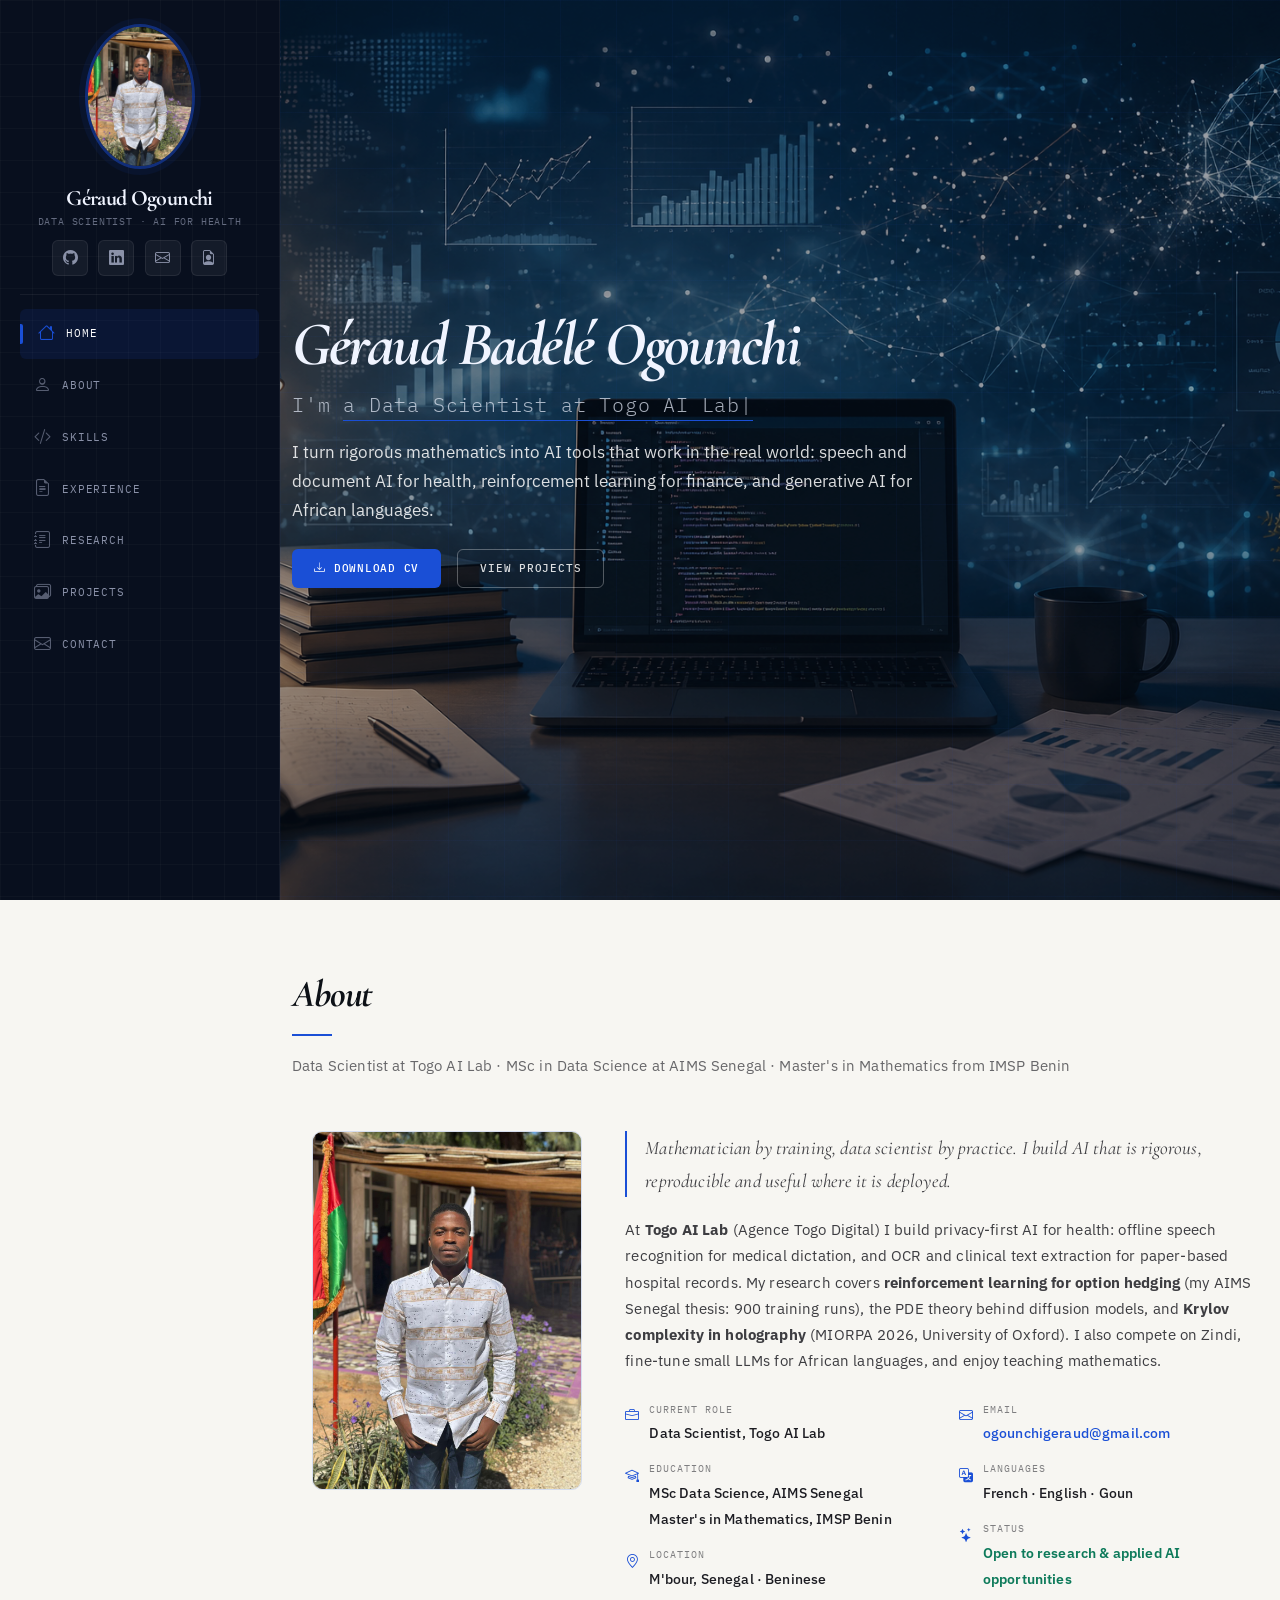
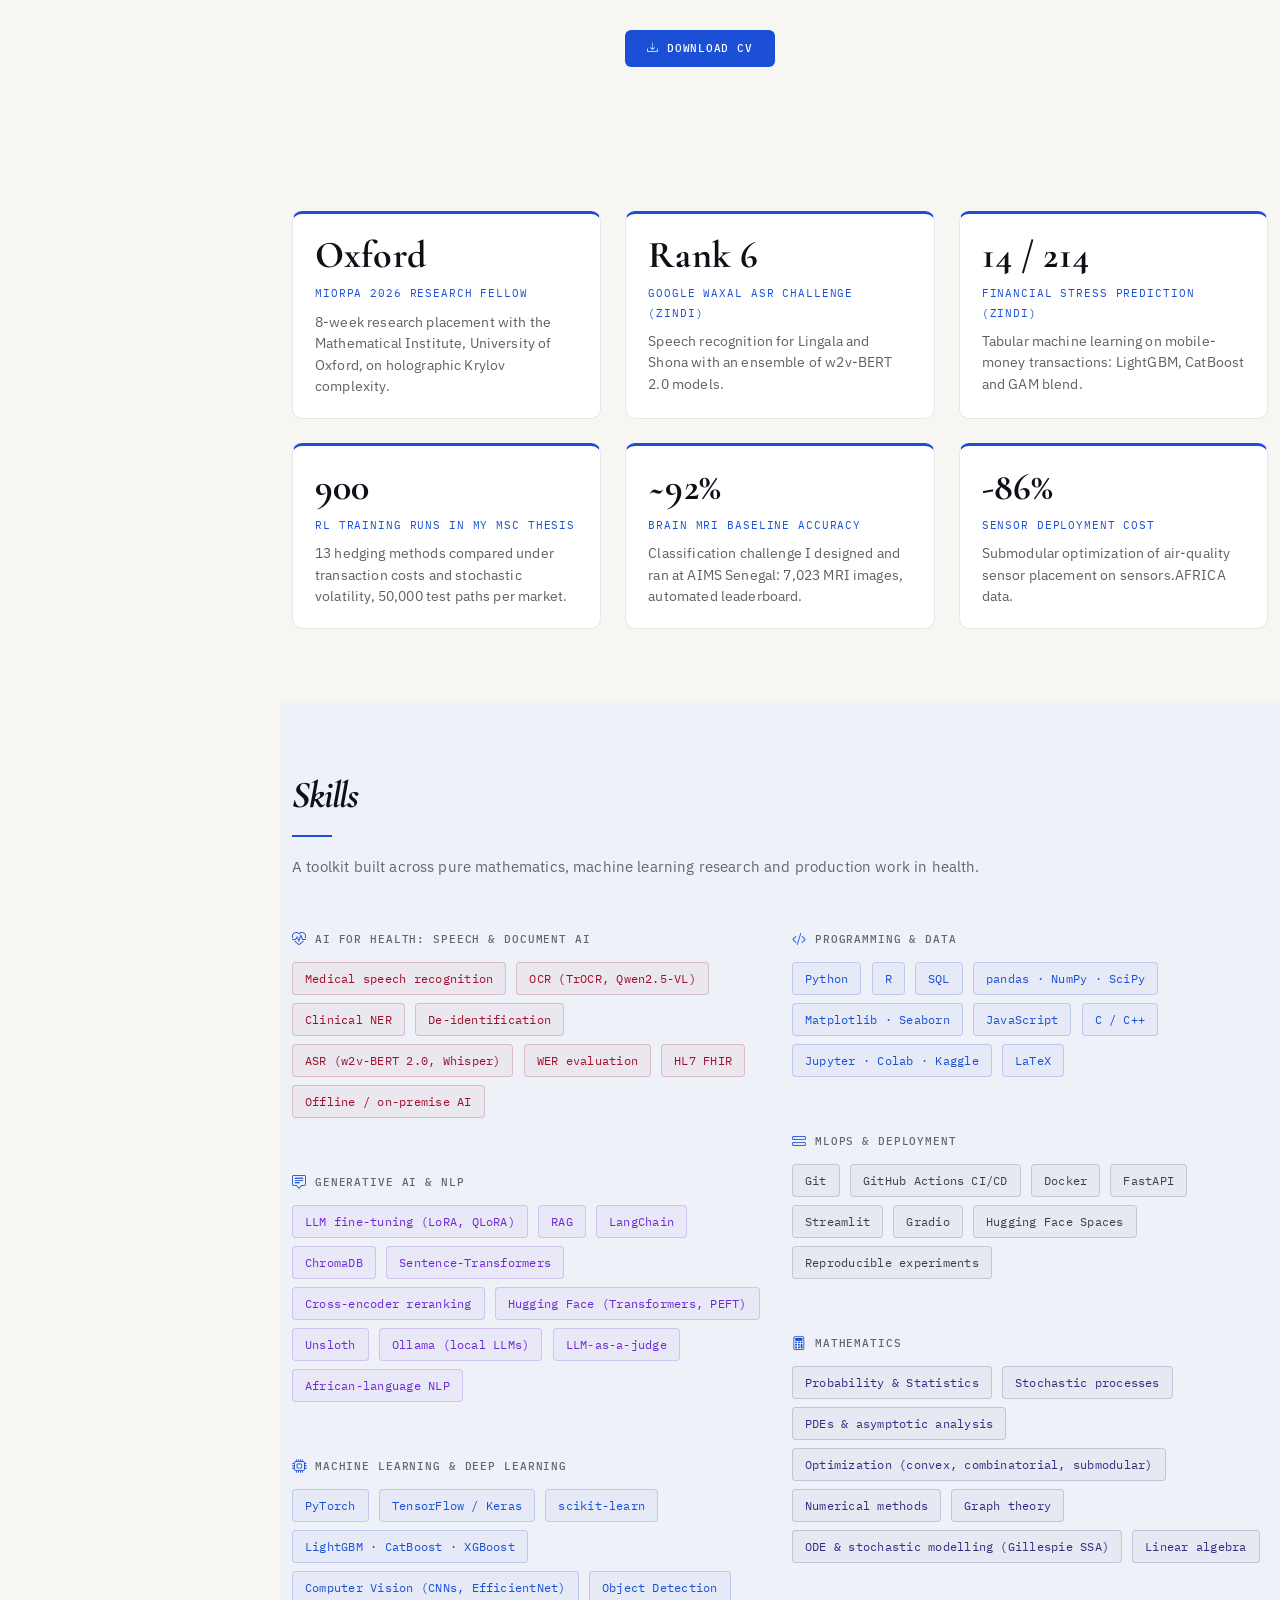
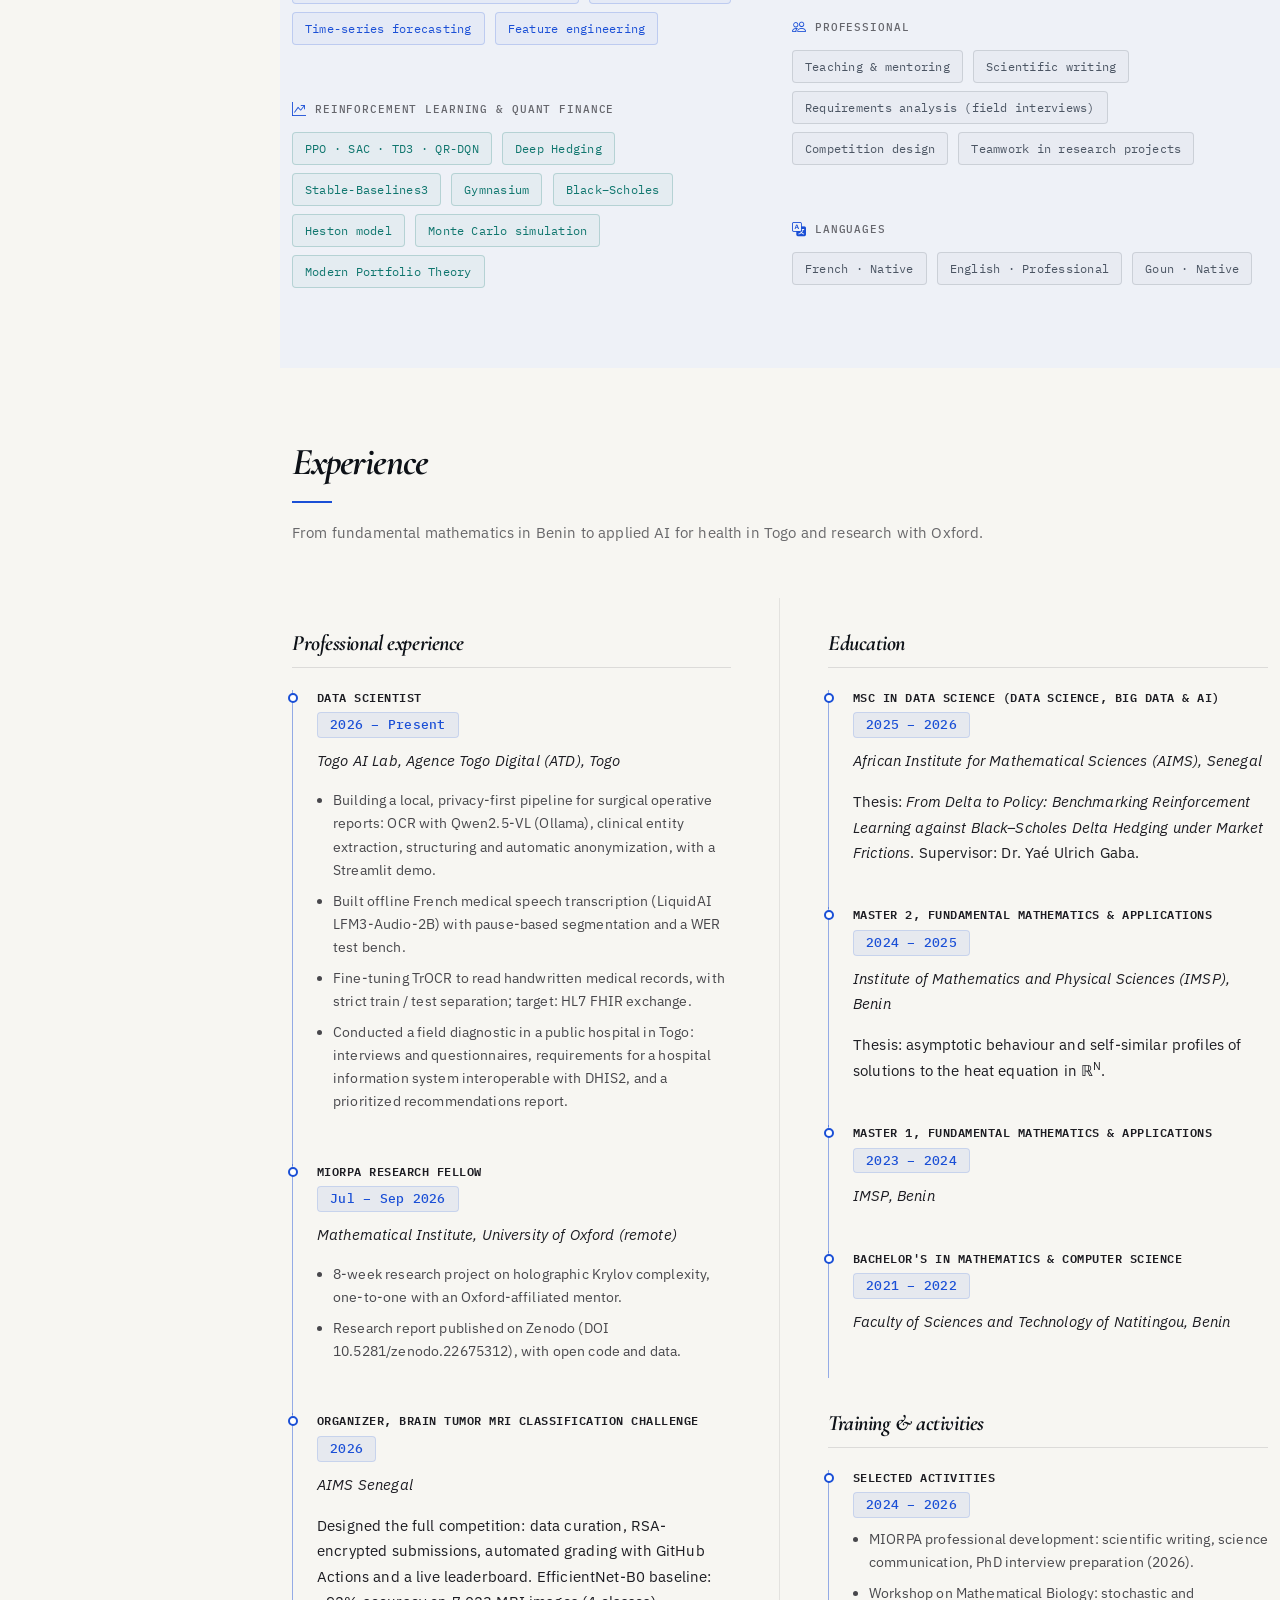
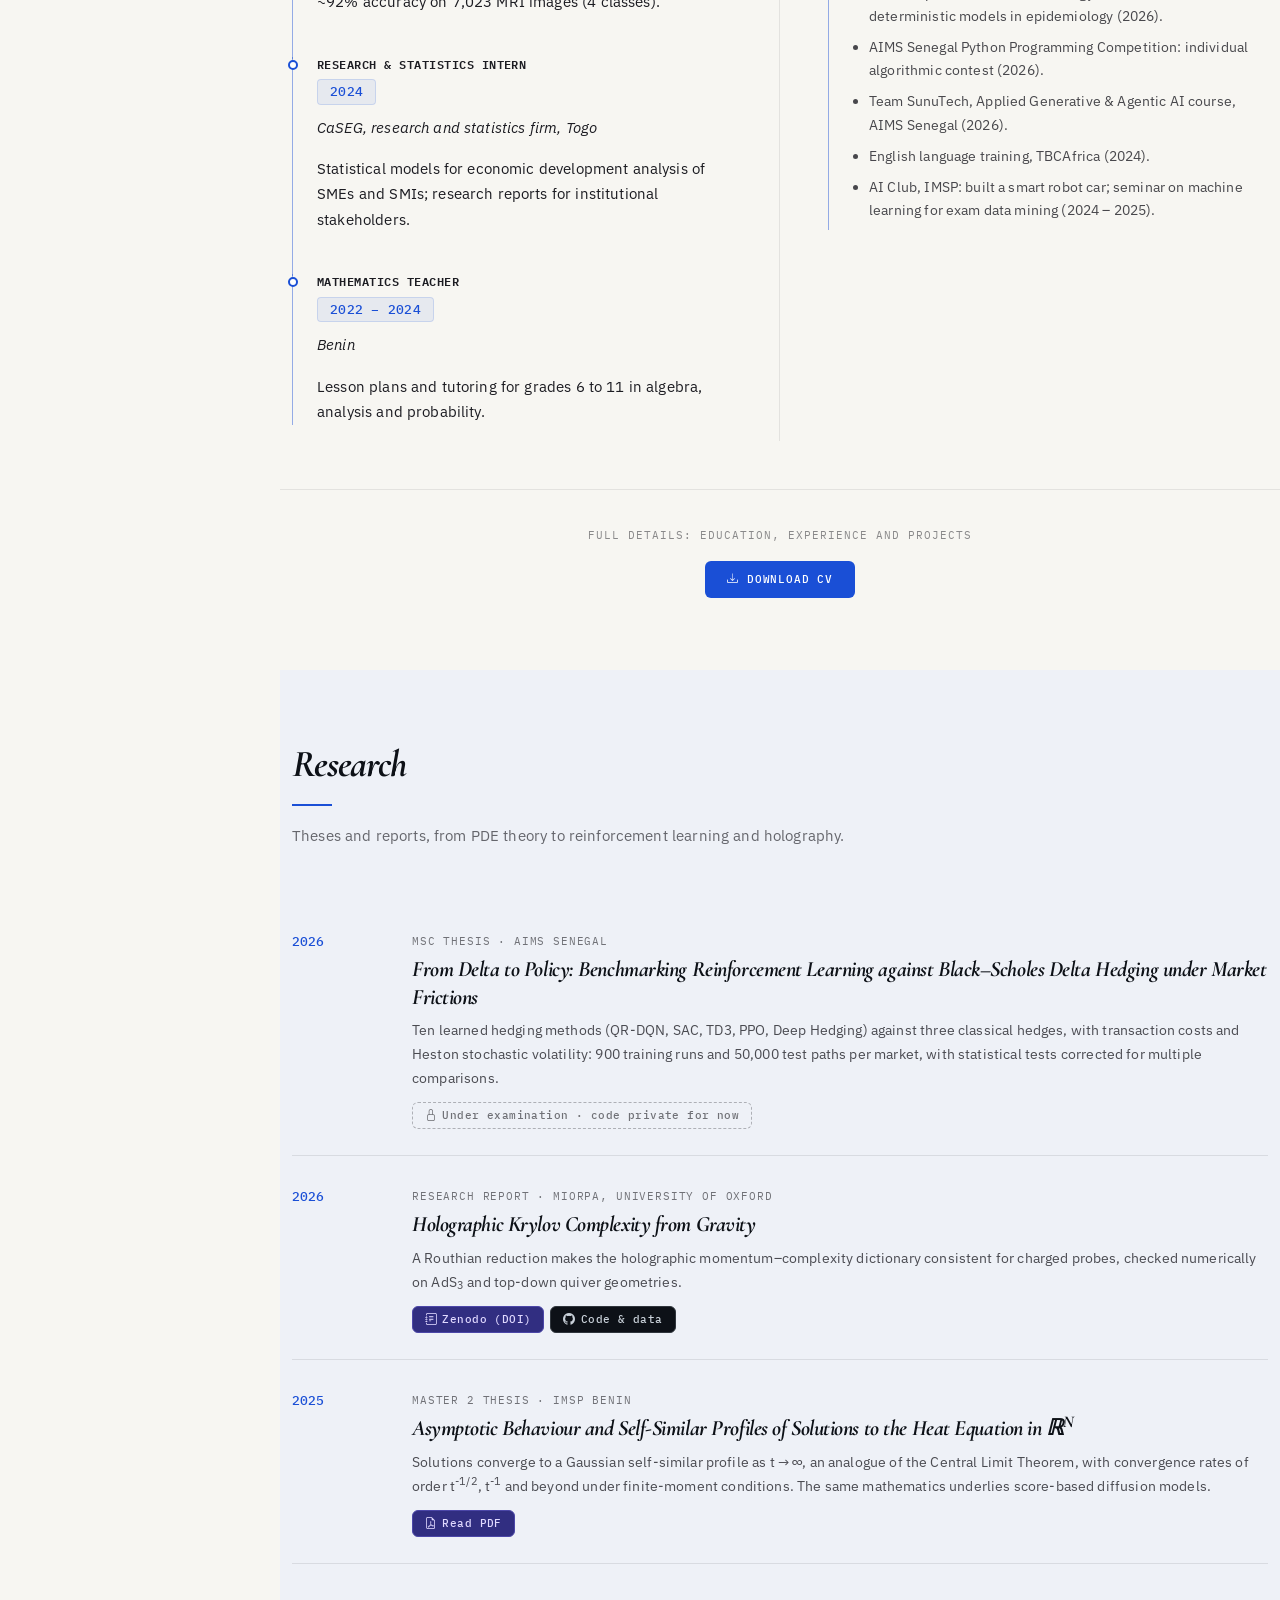
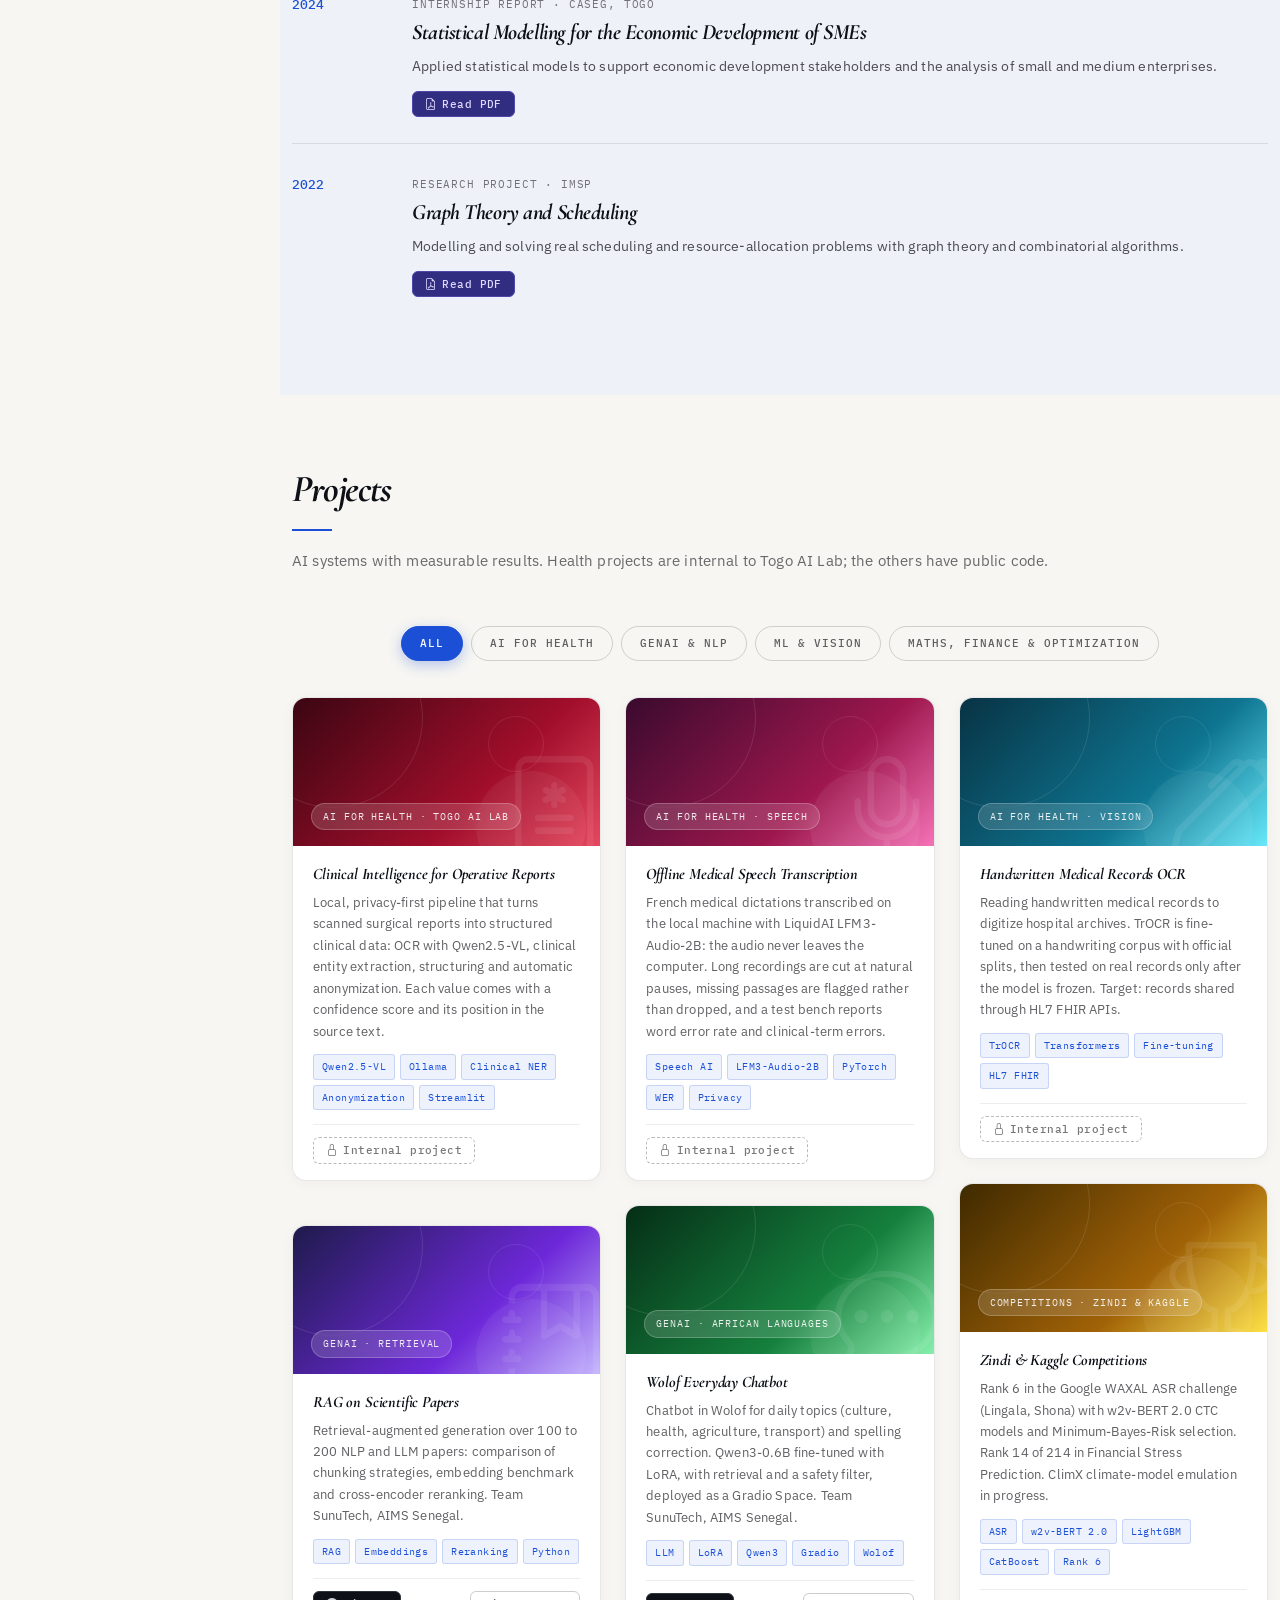
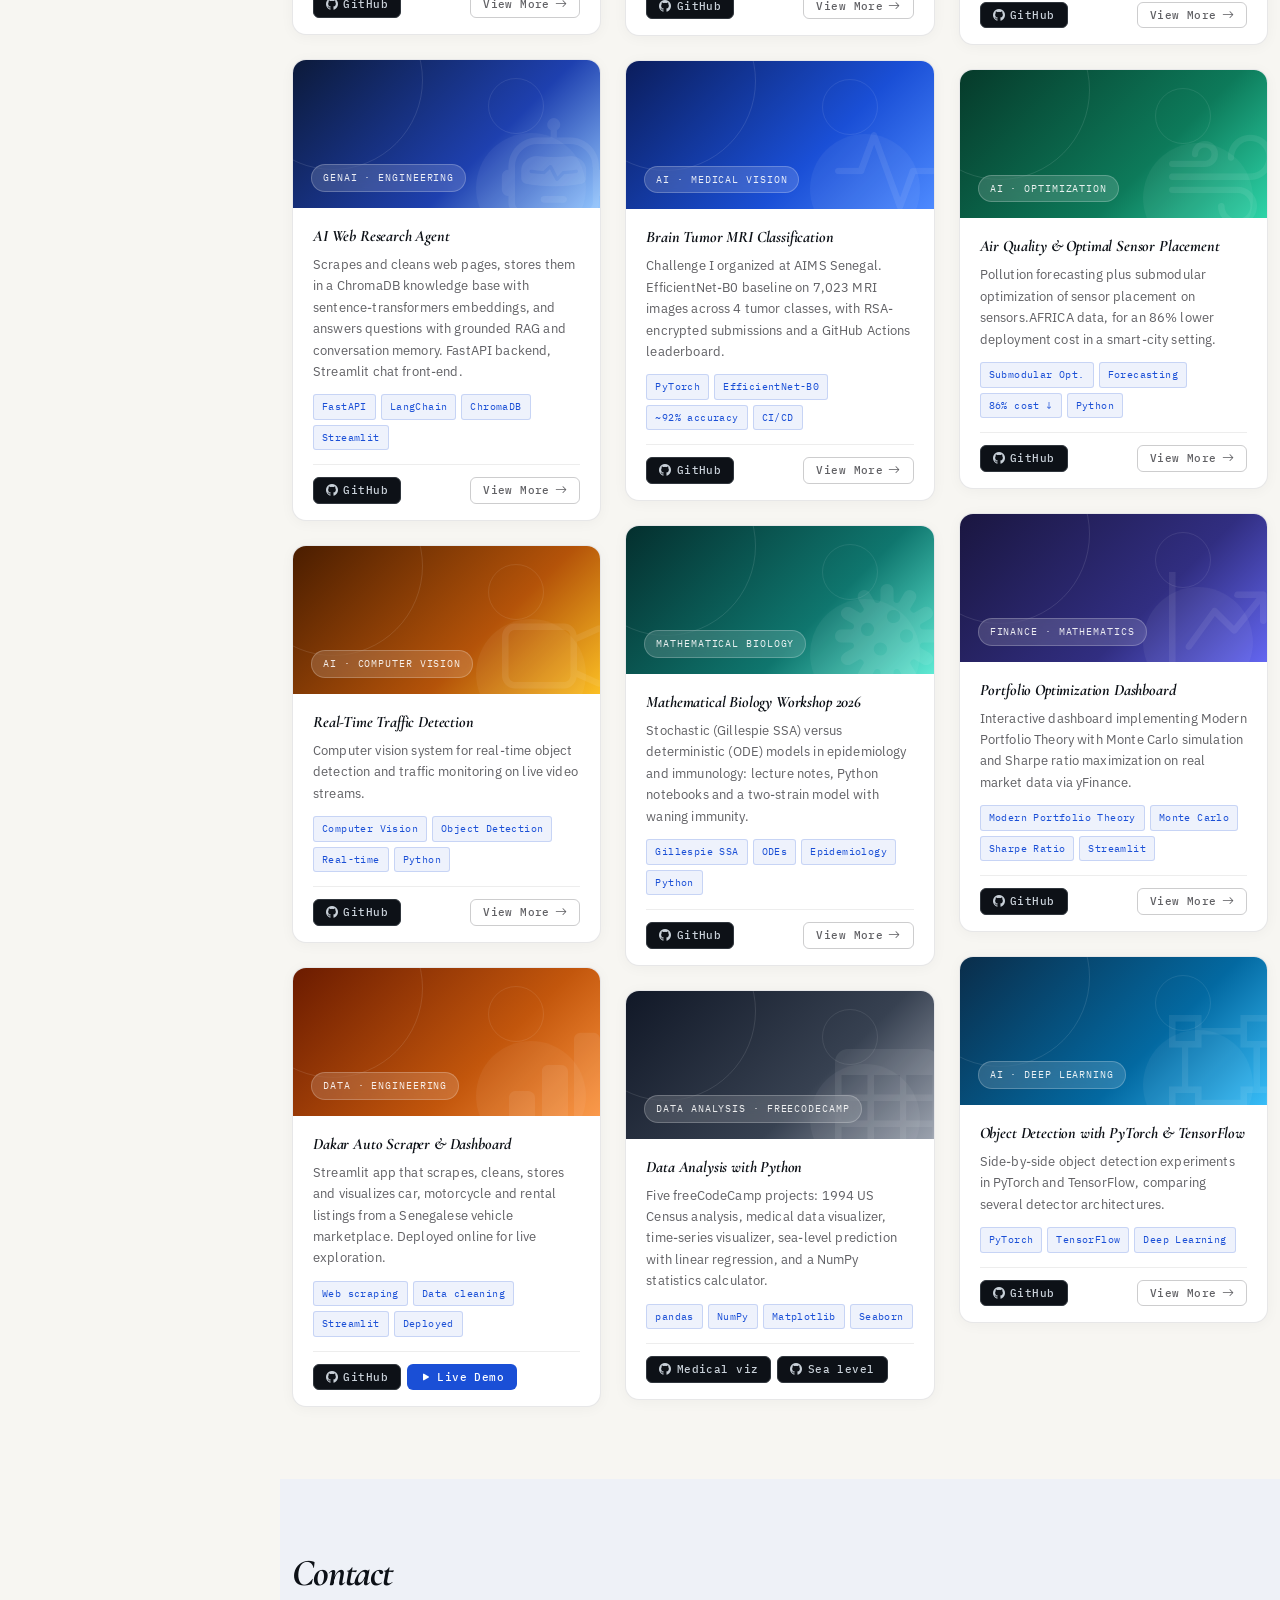
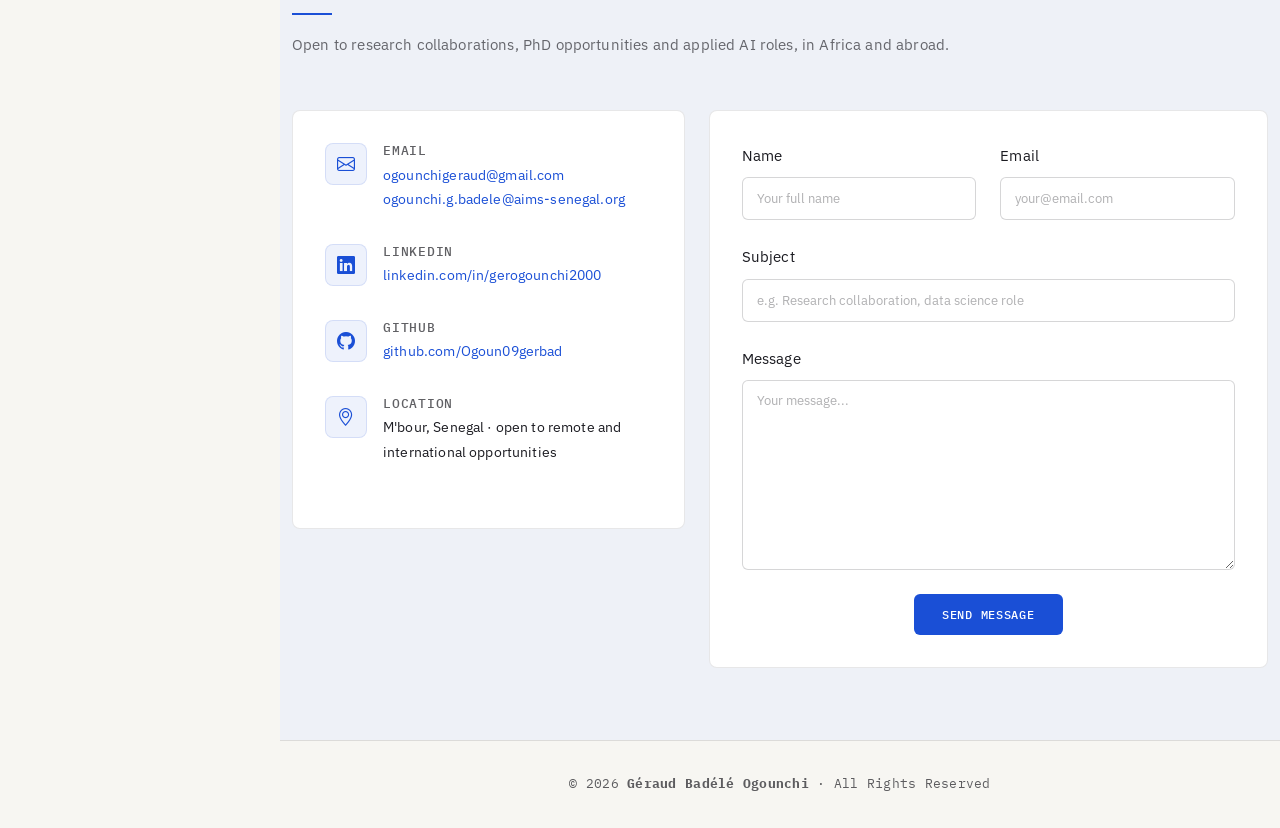
<file: index.html>
<!DOCTYPE html>
<html lang="en">
<head>
  <meta charset="utf-8">
  <meta content="width=device-width, initial-scale=1.0" name="viewport">
  <title>Géraud Ogounchi | Data Scientist, AI for Health &amp; Applied Mathematics</title>
  <meta content="Géraud Badélé Ogounchi: Data Scientist at Togo AI Lab, MSc Data Science at AIMS Senegal, Master's in Mathematics from IMSP Benin. AI for health (speech and document AI), reinforcement learning for finance, generative AI and applied mathematics." name="description">
  <meta content="Géraud Ogounchi, data scientist, Togo AI Lab, AIMS Senegal, IMSP Benin, AI for health, medical speech recognition, OCR, clinical NLP, reinforcement learning, deep hedging, RAG, LLM fine-tuning, LoRA, PyTorch, MIORPA Oxford, Zindi" name="keywords">
  <meta name="author" content="Géraud Badélé Ogounchi">

  <!-- Link previews (LinkedIn, WhatsApp, X) -->
  <meta property="og:type" content="website">
  <meta property="og:url" content="https://ogoun09gerbad.github.io/">
  <meta property="og:title" content="Géraud Ogounchi | Data Scientist, AI for Health &amp; Applied Mathematics">
  <meta property="og:description" content="Data Scientist at Togo AI Lab. MSc Data Science (AIMS Senegal), Master's in Mathematics (IMSP Benin), MIORPA 2026 research fellow (University of Oxford).">
  <meta property="og:image" content="https://ogoun09gerbad.github.io/photo.jpeg">
  <meta name="twitter:card" content="summary">

  <link href="assets/img/favicon.png" rel="icon">
  <link href="assets/img/apple-touch-icon.png" rel="apple-touch-icon">

  <link href="https://fonts.googleapis.com" rel="preconnect">
  <link href="https://fonts.gstatic.com" rel="preconnect" crossorigin>
  <link href="https://fonts.googleapis.com/css2?family=Cormorant+Garamond:ital,wght@0,400;0,600;0,700;1,400&family=IBM+Plex+Sans:wght@300;400;500;600&family=IBM+Plex+Mono:wght@400;500&display=swap" rel="stylesheet">

  <link href="assets/vendor/bootstrap/css/bootstrap.min.css" rel="stylesheet">
  <link href="assets/vendor/bootstrap-icons/bootstrap-icons.css" rel="stylesheet">
  <link href="assets/vendor/aos/aos.css" rel="stylesheet">
  <link href="assets/vendor/glightbox/css/glightbox.min.css" rel="stylesheet">
  <link href="assets/vendor/swiper/swiper-bundle.min.css" rel="stylesheet">

  <link href="assets/css/main.css" rel="stylesheet">

  <style>
    /* ── Skills badges ── */
    .skill-category h4 {
      font-family: "IBM Plex Mono", monospace;
      font-size: 11px;
      font-weight: 500;
      letter-spacing: 0.08em;
      text-transform: uppercase;
      color: color-mix(in srgb, var(--default-color), transparent 35%);
      margin-bottom: 14px;
      display: flex;
      align-items: center;
      gap: 8px;
    }
    .skill-category h4 i { color: var(--accent-color); font-size: 14px; }
    .skill-badge {
      display: inline-block;
      padding: 5px 12px;
      margin: 0 6px 8px 0;
      font-family: "IBM Plex Mono", monospace;
      font-size: 12px;
      font-weight: 400;
      letter-spacing: 0.02em;
      border-radius: 4px;
      border: 1px solid;
      transition: all 0.2s ease;
    }
    .skill-badge.type-code  { color:#1a4fd6; border-color:rgba(26,79,214,0.2);  background:rgba(26,79,214,0.04); }
    .skill-badge.type-ml    { color:#1a4fd6; border-color:rgba(26,79,214,0.2);  background:rgba(26,79,214,0.04); }
    .skill-badge.type-health{ color:#a10e2b; border-color:rgba(161,14,43,0.2);  background:rgba(161,14,43,0.04); }
    .skill-badge.type-genai { color:#6d28d9; border-color:rgba(109,40,217,0.2); background:rgba(109,40,217,0.04); }
    .skill-badge.type-rl    { color:#0f766e; border-color:rgba(15,118,110,0.22); background:rgba(15,118,110,0.04); }
    .skill-badge.type-ops   { color:#374151; border-color:rgba(55,65,81,0.2);   background:rgba(55,65,81,0.04); }
    .skill-badge.type-math  { color:#312e81; border-color:rgba(49,46,129,0.2);  background:rgba(49,46,129,0.04); }
    .skill-badge.type-lang  { color:#4b5563; border-color:rgba(75,85,99,0.18); background:rgba(75,85,99,0.03); }
    .skill-badge:hover { transform:translateY(-1px); box-shadow:0 3px 10px rgba(0,0,0,0.08); }

    /* ── About ── */
    .about-lead {
      font-family: "Cormorant Garamond", serif;
      font-size: 19px;
      font-style: italic;
      line-height: 1.75;
      color: color-mix(in srgb, var(--default-color), transparent 15%);
      border-left: 2px solid var(--accent-color);
      padding-left: 18px;
      margin-bottom: 20px;
    }
    .about-body { font-size: 15px; line-height: 1.75; margin-bottom: 26px; color: color-mix(in srgb, var(--default-color), transparent 15%); }
    .about-meta-row {
      display: flex;
      align-items: flex-start;
      gap: 10px;
      margin-bottom: 14px;
    }
    .about-meta-row i { color:var(--accent-color); font-size:14px; margin-top:3px; flex-shrink:0; }
    .about-meta-label {
      font-family: "IBM Plex Mono", monospace;
      font-size: 10px;
      letter-spacing: 0.1em;
      text-transform: uppercase;
      color: color-mix(in srgb, var(--default-color), transparent 45%);
      display: block;
      margin-bottom: 2px;
    }
    .about-meta-value { font-size:14px; font-weight:500; color:var(--default-color); }
    .about-meta-value a { color:var(--accent-color); }
    .status-open { color:#0d7a5a !important; font-weight:600; }

    /* ── CV button ── */
    .btn-cv {
      display: inline-flex;
      align-items: center;
      gap: 8px;
      padding: 9px 22px;
      background: var(--accent-color);
      color: #fff !important;
      border-radius: 6px;
      font-family: "IBM Plex Mono", monospace;
      font-size: 11px;
      letter-spacing: 0.07em;
      text-transform: uppercase;
      font-weight: 500;
      border: none;
      transition: all 0.25s ease;
      text-decoration: none !important;
    }
    .btn-cv:hover { background:#1340b0; transform:translateY(-1px); box-shadow:0 6px 18px rgba(26,79,214,0.35); }
    .btn-cv-ghost {
      background: transparent !important;
      border: 1px solid rgba(255,255,255,0.3) !important;
      color: rgba(255,255,255,0.85) !important;
    }
    .btn-cv-ghost:hover { background: rgba(255,255,255,0.1) !important; }
    .hero p.hero-sub {
      max-width: 620px;
      margin-top: 16px;
      font-family: "IBM Plex Sans", sans-serif;
      font-size: 17px;
      font-weight: 400;
      letter-spacing: 0;
      line-height: 1.7;
      color: rgba(255,255,255,0.85);
    }
    .resume .resume-item p { font-size: 14.5px; }
  </style>
</head>

<body class="index-page">

  <!-- ══════════ HEADER ══════════ -->
  <header id="header" class="header dark-background d-flex flex-column">
    <i class="header-toggle d-xl-none bi bi-list"></i>

    <div class="profile-img">
      <img src="photo.jpeg" alt="Géraud Ogounchi" class="img-fluid rounded-circle">
    </div>

    <a href="index.html" class="logo d-flex align-items-center justify-content-center">
      <h1 class="sitename">Géraud Ogounchi</h1>
    </a>

    <div class="social-links text-center">
      <a href="https://github.com/Ogoun09gerbad" target="_blank" title="GitHub"><i class="bi bi-github"></i></a>
      <a href="https://www.linkedin.com/in/gerogounchi2000" target="_blank" title="LinkedIn"><i class="bi bi-linkedin"></i></a>
      <a href="mailto:ogounchigeraud@gmail.com" title="Email"><i class="bi bi-envelope"></i></a>
      <a href="CV_Geraud.pdf" target="_blank" title="Download CV"><i class="bi bi-file-earmark-person"></i></a>
    </div>

    <nav id="navmenu" class="navmenu">
      <ul>
        <li><a href="#hero"      class="active"><i class="bi bi-house navicon"></i>Home</a></li>
        <li><a href="#about">               <i class="bi bi-person navicon"></i>About</a></li>
        <li><a href="#skills">              <i class="bi bi-code-slash navicon"></i>Skills</a></li>
        <li><a href="#resume">              <i class="bi bi-file-earmark-text navicon"></i>Experience</a></li>
        <li><a href="#research">            <i class="bi bi-journal-text navicon"></i>Research</a></li>
        <li><a href="#portfolio">           <i class="bi bi-images navicon"></i>Projects</a></li>
        <li><a href="#contact">             <i class="bi bi-envelope navicon"></i>Contact</a></li>
      </ul>
    </nav>
  </header>

  <main class="main">

    <!-- ══════════ HERO ══════════ -->
    <section id="hero" class="hero section dark-background">
      <img src="assets/img/hero-bg.jpg" alt="" data-aos="fade-in">
      <div class="container" data-aos="fade-up" data-aos-delay="100">
        <h2>Géraud Badélé Ogounchi</h2>
        <p>I'm <span class="typed" data-typed-items="a Data Scientist at Togo AI Lab,building AI for health,a Reinforcement Learning researcher,an Applied Mathematician">a Data Scientist</span><span class="typed-cursor typed-cursor--blink" aria-hidden="true"></span></p>
        <p class="hero-sub">I turn rigorous mathematics into AI tools that work in the real world: speech and document AI for health, reinforcement learning for finance, and generative AI for African languages.</p>
        <div class="mt-4 d-flex flex-wrap gap-3" data-aos="fade-up" data-aos-delay="200">
          <a href="CV_Geraud.pdf" target="_blank" class="btn-cv"><i class="bi bi-download"></i>Download CV</a>
          <a href="#portfolio" class="btn-cv btn-cv-ghost">View Projects</a>
        </div>
      </div>
    </section>

    <!-- ══════════ ABOUT ══════════ -->
    <section id="about" class="about section">
      <div class="container section-title" data-aos="fade-up">
        <h2>About</h2>
        <p>Data Scientist at Togo AI Lab · MSc in Data Science at AIMS Senegal · Master's in Mathematics from IMSP Benin</p>
      </div>

      <div class="container" data-aos="fade-up" data-aos-delay="100">
        <div class="row gy-4 justify-content-center">

          <div class="col-lg-4 text-center">
            <img src="photo.jpeg" class="img-fluid" alt="Géraud Ogounchi"
              style="max-width:270px; border-radius:10px; border:1px solid rgba(26,79,214,0.15);">
          </div>

          <div class="col-lg-8 content">
            <p class="about-lead">
              Mathematician by training, data scientist by practice. I build AI that is
              rigorous, reproducible and useful where it is deployed.
            </p>
            <p class="about-body">
              At <strong>Togo AI Lab</strong> (Agence Togo Digital) I build privacy-first AI for health:
              offline speech recognition for medical dictation, and OCR and clinical text
              extraction for paper-based hospital records. My research covers
              <strong>reinforcement learning for option hedging</strong> (my AIMS Senegal thesis: 900 training runs),
              the PDE theory behind diffusion models, and <strong>Krylov complexity in holography</strong>
              (MIORPA 2026, University of Oxford). I also compete on Zindi, fine-tune small LLMs for
              African languages, and enjoy teaching mathematics.
            </p>

            <div class="row gy-1 mb-4">
              <div class="col-md-6">
                <div class="about-meta-row">
                  <i class="bi bi-briefcase"></i>
                  <div>
                    <span class="about-meta-label">Current role</span>
                    <span class="about-meta-value">Data Scientist, Togo AI Lab</span>
                  </div>
                </div>
                <div class="about-meta-row">
                  <i class="bi bi-mortarboard"></i>
                  <div>
                    <span class="about-meta-label">Education</span>
                    <span class="about-meta-value">MSc Data Science, AIMS Senegal<br>Master's in Mathematics, IMSP Benin</span>
                  </div>
                </div>
                <div class="about-meta-row">
                  <i class="bi bi-geo-alt"></i>
                  <div>
                    <span class="about-meta-label">Location</span>
                    <span class="about-meta-value">M'bour, Senegal · Beninese</span>
                  </div>
                </div>
              </div>
              <div class="col-md-6">
                <div class="about-meta-row">
                  <i class="bi bi-envelope"></i>
                  <div>
                    <span class="about-meta-label">Email</span>
                    <span class="about-meta-value"><a href="mailto:ogounchigeraud@gmail.com">ogounchigeraud@gmail.com</a></span>
                  </div>
                </div>
                <div class="about-meta-row">
                  <i class="bi bi-translate"></i>
                  <div>
                    <span class="about-meta-label">Languages</span>
                    <span class="about-meta-value">French · English · Goun</span>
                  </div>
                </div>
                <div class="about-meta-row">
                  <i class="bi bi-stars"></i>
                  <div>
                    <span class="about-meta-label">Status</span>
                    <span class="about-meta-value status-open">Open to research &amp; applied AI opportunities</span>
                  </div>
                </div>
              </div>
            </div>

            <a href="CV_Geraud.pdf" target="_blank" class="btn-cv">
              <i class="bi bi-download"></i>Download CV
            </a>
          </div>

        </div>
      </div>
    </section>

    <!-- ══════════ HIGHLIGHTS ══════════ -->
    <section id="stats" class="stats section">
      <div class="container" data-aos="fade-up" data-aos-delay="100">
        <div class="row gy-4">
          <div class="col-lg-4 col-md-6">
            <div class="hl-card">
              <div class="hl-num">Oxford</div>
              <span class="hl-label">MIORPA 2026 research fellow</span>
              <p class="hl-text">8-week research placement with the Mathematical Institute, University of Oxford, on holographic Krylov complexity.</p>
            </div>
          </div>
          <div class="col-lg-4 col-md-6">
            <div class="hl-card">
              <div class="hl-num">Rank 6</div>
              <span class="hl-label">Google WAXAL ASR challenge (Zindi)</span>
              <p class="hl-text">Speech recognition for Lingala and Shona with an ensemble of w2v-BERT 2.0 models.</p>
            </div>
          </div>
          <div class="col-lg-4 col-md-6">
            <div class="hl-card">
              <div class="hl-num">14 / 214</div>
              <span class="hl-label">Financial Stress Prediction (Zindi)</span>
              <p class="hl-text">Tabular machine learning on mobile-money transactions: LightGBM, CatBoost and GAM blend.</p>
            </div>
          </div>
          <div class="col-lg-4 col-md-6">
            <div class="hl-card">
              <div class="hl-num">900</div>
              <span class="hl-label">RL training runs in my MSc thesis</span>
              <p class="hl-text">13 hedging methods compared under transaction costs and stochastic volatility, 50,000 test paths per market.</p>
            </div>
          </div>
          <div class="col-lg-4 col-md-6">
            <div class="hl-card">
              <div class="hl-num">~92%</div>
              <span class="hl-label">Brain MRI baseline accuracy</span>
              <p class="hl-text">Classification challenge I designed and ran at AIMS Senegal: 7,023 MRI images, automated leaderboard.</p>
            </div>
          </div>
          <div class="col-lg-4 col-md-6">
            <div class="hl-card">
              <div class="hl-num">-86%</div>
              <span class="hl-label">Sensor deployment cost</span>
              <p class="hl-text">Submodular optimization of air-quality sensor placement on sensors.AFRICA data.</p>
            </div>
          </div>
        </div>
      </div>
    </section>

    <!-- ══════════ SKILLS ══════════ -->
    <section id="skills" class="skills section light-background">
      <div class="container section-title" data-aos="fade-up">
        <h2>Skills</h2>
        <p>A toolkit built across pure mathematics, machine learning research and production work in health.</p>
      </div>

      <div class="container" data-aos="fade-up" data-aos-delay="100">
        <div class="row gy-5">
          <div class="col-lg-6">
            <div class="skill-category mb-5">
              <h4><i class="bi bi-heart-pulse"></i>AI for Health: Speech &amp; Document AI</h4>
              <span class="skill-badge type-health">Medical speech recognition</span>
              <span class="skill-badge type-health">OCR (TrOCR, Qwen2.5-VL)</span>
              <span class="skill-badge type-health">Clinical NER</span>
              <span class="skill-badge type-health">De-identification</span>
              <span class="skill-badge type-health">ASR (w2v-BERT 2.0, Whisper)</span>
              <span class="skill-badge type-health">WER evaluation</span>
              <span class="skill-badge type-health">HL7 FHIR</span>
              <span class="skill-badge type-health">Offline / on-premise AI</span>
            </div>
            <div class="skill-category mb-5">
              <h4><i class="bi bi-chat-square-text"></i>Generative AI &amp; NLP</h4>
              <span class="skill-badge type-genai">LLM fine-tuning (LoRA, QLoRA)</span>
              <span class="skill-badge type-genai">RAG</span>
              <span class="skill-badge type-genai">LangChain</span>
              <span class="skill-badge type-genai">ChromaDB</span>
              <span class="skill-badge type-genai">Sentence-Transformers</span>
              <span class="skill-badge type-genai">Cross-encoder reranking</span>
              <span class="skill-badge type-genai">Hugging Face (Transformers, PEFT)</span>
              <span class="skill-badge type-genai">Unsloth</span>
              <span class="skill-badge type-genai">Ollama (local LLMs)</span>
              <span class="skill-badge type-genai">LLM-as-a-judge</span>
              <span class="skill-badge type-genai">African-language NLP</span>
            </div>
            <div class="skill-category mb-5">
              <h4><i class="bi bi-cpu"></i>Machine Learning &amp; Deep Learning</h4>
              <span class="skill-badge type-ml">PyTorch</span>
              <span class="skill-badge type-ml">TensorFlow / Keras</span>
              <span class="skill-badge type-ml">scikit-learn</span>
              <span class="skill-badge type-ml">LightGBM · CatBoost · XGBoost</span>
              <span class="skill-badge type-ml">Computer Vision (CNNs, EfficientNet)</span>
              <span class="skill-badge type-ml">Object Detection</span>
              <span class="skill-badge type-ml">Time-series forecasting</span>
              <span class="skill-badge type-ml">Feature engineering</span>
            </div>
            <div class="skill-category">
              <h4><i class="bi bi-graph-up-arrow"></i>Reinforcement Learning &amp; Quant Finance</h4>
              <span class="skill-badge type-rl">PPO · SAC · TD3 · QR-DQN</span>
              <span class="skill-badge type-rl">Deep Hedging</span>
              <span class="skill-badge type-rl">Stable-Baselines3</span>
              <span class="skill-badge type-rl">Gymnasium</span>
              <span class="skill-badge type-rl">Black–Scholes</span>
              <span class="skill-badge type-rl">Heston model</span>
              <span class="skill-badge type-rl">Monte Carlo simulation</span>
              <span class="skill-badge type-rl">Modern Portfolio Theory</span>
            </div>
          </div>
          <div class="col-lg-6">
            <div class="skill-category mb-5">
              <h4><i class="bi bi-code-slash"></i>Programming &amp; Data</h4>
              <span class="skill-badge type-code">Python</span>
              <span class="skill-badge type-code">R</span>
              <span class="skill-badge type-code">SQL</span>
              <span class="skill-badge type-code">pandas · NumPy · SciPy</span>
              <span class="skill-badge type-code">Matplotlib · Seaborn</span>
              <span class="skill-badge type-code">JavaScript</span>
              <span class="skill-badge type-code">C / C++</span>
              <span class="skill-badge type-code">Jupyter · Colab · Kaggle</span>
              <span class="skill-badge type-code">LaTeX</span>
            </div>
            <div class="skill-category mb-5">
              <h4><i class="bi bi-hdd-stack"></i>MLOps &amp; Deployment</h4>
              <span class="skill-badge type-ops">Git</span>
              <span class="skill-badge type-ops">GitHub Actions CI/CD</span>
              <span class="skill-badge type-ops">Docker</span>
              <span class="skill-badge type-ops">FastAPI</span>
              <span class="skill-badge type-ops">Streamlit</span>
              <span class="skill-badge type-ops">Gradio</span>
              <span class="skill-badge type-ops">Hugging Face Spaces</span>
              <span class="skill-badge type-ops">Reproducible experiments</span>
            </div>
            <div class="skill-category mb-5">
              <h4><i class="bi bi-calculator"></i>Mathematics</h4>
              <span class="skill-badge type-math">Probability &amp; Statistics</span>
              <span class="skill-badge type-math">Stochastic processes</span>
              <span class="skill-badge type-math">PDEs &amp; asymptotic analysis</span>
              <span class="skill-badge type-math">Optimization (convex, combinatorial, submodular)</span>
              <span class="skill-badge type-math">Numerical methods</span>
              <span class="skill-badge type-math">Graph theory</span>
              <span class="skill-badge type-math">ODE &amp; stochastic modelling (Gillespie SSA)</span>
              <span class="skill-badge type-math">Linear algebra</span>
            </div>
            <div class="skill-category mb-5">
              <h4><i class="bi bi-people"></i>Professional</h4>
              <span class="skill-badge type-lang">Teaching &amp; mentoring</span>
              <span class="skill-badge type-lang">Scientific writing</span>
              <span class="skill-badge type-lang">Requirements analysis (field interviews)</span>
              <span class="skill-badge type-lang">Competition design</span>
              <span class="skill-badge type-lang">Teamwork in research projects</span>
            </div>
            <div class="skill-category">
              <h4><i class="bi bi-translate"></i>Languages</h4>
              <span class="skill-badge type-lang">French · Native</span>
              <span class="skill-badge type-lang">English · Professional</span>
              <span class="skill-badge type-lang">Goun · Native</span>
            </div>
          </div>
        </div>
      </div>
    </section>

    <!-- ══════════ RESUME ══════════ -->
    <section id="resume" class="resume section">
      <div class="container section-title" data-aos="fade-up">
        <h2>Experience</h2>
        <p>From fundamental mathematics in Benin to applied AI for health in Togo and research with Oxford.</p>
      </div>

      <div class="container">
        <div class="row resume-columns">

          <!-- Experience -->
          <div class="col-lg-6 resume-col-left" data-aos="fade-up" data-aos-delay="100">
            <h3 class="resume-title">Professional experience</h3>

            <div class="resume-item">
              <h4>Data Scientist</h4>
              <h5>2026 – Present</h5>
              <p><em>Togo AI Lab, Agence Togo Digital (ATD), Togo</em></p>
              <ul>
                <li>Building a local, privacy-first pipeline for surgical operative reports: OCR with Qwen2.5-VL (Ollama), clinical entity extraction, structuring and automatic anonymization, with a Streamlit demo.</li>
                <li>Built offline French medical speech transcription (LiquidAI LFM3-Audio-2B) with pause-based segmentation and a WER test bench.</li>
                <li>Fine-tuning TrOCR to read handwritten medical records, with strict train / test separation; target: HL7 FHIR exchange.</li>
                <li>Conducted a field diagnostic in a public hospital in Togo: interviews and questionnaires, requirements for a hospital information system interoperable with DHIS2, and a prioritized recommendations report.</li>
              </ul>
            </div>

            <div class="resume-item">
              <h4>MIORPA Research Fellow</h4>
              <h5>Jul – Sep 2026</h5>
              <p><em>Mathematical Institute, University of Oxford (remote)</em></p>
              <ul>
                <li>8-week research project on holographic Krylov complexity, one-to-one with an Oxford-affiliated mentor.</li>
                <li>Research report published on Zenodo (DOI 10.5281/zenodo.22675312), with open code and data.</li>
              </ul>
            </div>

            <div class="resume-item">
              <h4>Organizer, Brain Tumor MRI Classification Challenge</h4>
              <h5>2026</h5>
              <p><em>AIMS Senegal</em></p>
              <p>Designed the full competition: data curation, RSA-encrypted submissions, automated grading with GitHub Actions and a live leaderboard. EfficientNet-B0 baseline: ~92% accuracy on 7,023 MRI images (4 classes).</p>
            </div>

            <div class="resume-item">
              <h4>Research &amp; Statistics Intern</h4>
              <h5>2024</h5>
              <p><em>CaSEG, research and statistics firm, Togo</em></p>
              <p>Statistical models for economic development analysis of SMEs and SMIs; research reports for institutional stakeholders.</p>
            </div>

            <div class="resume-item">
              <h4>Mathematics Teacher</h4>
              <h5>2022 – 2024</h5>
              <p><em>Benin</em></p>
              <p>Lesson plans and tutoring for grades 6 to 11 in algebra, analysis and probability.</p>
            </div>
          </div>

          <!-- Education -->
          <div class="col-lg-6 resume-col-right" data-aos="fade-up" data-aos-delay="200">
            <h3 class="resume-title">Education</h3>

            <div class="resume-item">
              <h4>MSc in Data Science (Data Science, Big Data &amp; AI)</h4>
              <h5>2025 – 2026</h5>
              <p><em>African Institute for Mathematical Sciences (AIMS), Senegal</em></p>
              <p>Thesis: <em>From Delta to Policy: Benchmarking Reinforcement Learning against Black–Scholes Delta Hedging under Market Frictions</em>. Supervisor: Dr. Yaé Ulrich Gaba.</p>
            </div>

            <div class="resume-item">
              <h4>Master 2, Fundamental Mathematics &amp; Applications</h4>
              <h5>2024 – 2025</h5>
              <p><em>Institute of Mathematics and Physical Sciences (IMSP), Benin</em></p>
              <p>Thesis: asymptotic behaviour and self-similar profiles of solutions to the heat equation in ℝ<sup>N</sup>.</p>
            </div>

            <div class="resume-item">
              <h4>Master 1, Fundamental Mathematics &amp; Applications</h4>
              <h5>2023 – 2024</h5>
              <p><em>IMSP, Benin</em></p>
            </div>

            <div class="resume-item">
              <h4>Bachelor's in Mathematics &amp; Computer Science</h4>
              <h5>2021 – 2022</h5>
              <p><em>Faculty of Sciences and Technology of Natitingou, Benin</em></p>
            </div>

            <h3 class="resume-title">Training &amp; activities</h3>

            <div class="resume-item">
              <h4>Selected activities</h4>
              <h5>2024 – 2026</h5>
              <ul>
                <li>MIORPA professional development: scientific writing, science communication, PhD interview preparation (2026).</li>
                <li>Workshop on Mathematical Biology: stochastic and deterministic models in epidemiology (2026).</li>
                <li>AIMS Senegal Python Programming Competition: individual algorithmic contest (2026).</li>
                <li>Team SunuTech, Applied Generative &amp; Agentic AI course, AIMS Senegal (2026).</li>
                <li>English language training, TBCAfrica (2024).</li>
                <li>AI Club, IMSP: built a smart robot car; seminar on machine learning for exam data mining (2024 – 2025).</li>
              </ul>
            </div>
          </div>

        </div>

        <!-- CV download CTA -->
        <div class="row" data-aos="fade-up" data-aos-delay="300">
          <div class="col-12 text-center resume-cta">
            <p class="resume-cta-label">Full details: education, experience and projects</p>
            <a href="CV_Geraud.pdf" target="_blank" class="btn-cv"><i class="bi bi-download"></i>Download CV</a>
          </div>
        </div>
      </div>
    </section>

    <!-- ══════════ RESEARCH ══════════ -->
    <section id="research" class="research section light-background">
      <div class="container section-title" data-aos="fade-up">
        <h2>Research</h2>
        <p>Theses and reports, from PDE theory to reinforcement learning and holography.</p>
      </div>

      <div class="container" data-aos="fade-up" data-aos-delay="100">

        <div class="research-item">
          <div class="research-year">2026</div>
          <div>
            <span class="research-kind">MSc thesis · AIMS Senegal</span>
            <h3 class="research-title">From Delta to Policy: Benchmarking Reinforcement Learning against Black–Scholes Delta Hedging under Market Frictions</h3>
            <p class="research-desc">Ten learned hedging methods (QR-DQN, SAC, TD3, PPO, Deep Hedging) against three classical hedges, with transaction costs and Heston stochastic volatility: 900 training runs and 50,000 test paths per market, with statistical tests corrected for multiple comparisons.</p>
            <div class="research-links">
              <span class="pcard-btn pcard-btn-lock"><i class="bi bi-lock"></i>Under examination · code private for now</span>
            </div>
          </div>
        </div>

        <div class="research-item">
          <div class="research-year">2026</div>
          <div>
            <span class="research-kind">Research report · MIORPA, University of Oxford</span>
            <h3 class="research-title">Holographic Krylov Complexity from Gravity</h3>
            <p class="research-desc">A Routhian reduction makes the holographic momentum–complexity dictionary consistent for charged probes, checked numerically on AdS<sub>3</sub> and top-down quiver geometries.</p>
            <div class="research-links">
              <a href="https://doi.org/10.5281/zenodo.22675312" target="_blank" class="pcard-btn pcard-btn-pdf"><i class="bi bi-journal-text"></i>Zenodo (DOI)</a>
              <a href="https://github.com/Ogoun09gerbad/Holographic-Krylov-Complexity" target="_blank" class="pcard-btn pcard-btn-gh"><i class="bi bi-github"></i>Code &amp; data</a>
            </div>
          </div>
        </div>

        <div class="research-item">
          <div class="research-year">2025</div>
          <div>
            <span class="research-kind">Master 2 thesis · IMSP Benin</span>
            <h3 class="research-title">Asymptotic Behaviour and Self-Similar Profiles of Solutions to the Heat Equation in ℝ<sup>N</sup></h3>
            <p class="research-desc">Solutions converge to a Gaussian self-similar profile as t → ∞, an analogue of the Central Limit Theorem, with convergence rates of order t<sup>-1/2</sup>, t<sup>-1</sup> and beyond under finite-moment conditions. The same mathematics underlies score-based diffusion models.</p>
            <div class="research-links">
              <a href="Master_Thesis_Geraud.pdf" target="_blank" class="pcard-btn pcard-btn-pdf"><i class="bi bi-file-earmark-pdf"></i>Read PDF</a>
            </div>
          </div>
        </div>

        <div class="research-item">
          <div class="research-year">2024</div>
          <div>
            <span class="research-kind">Internship report · CaSEG, Togo</span>
            <h3 class="research-title">Statistical Modelling for the Economic Development of SMEs</h3>
            <p class="research-desc">Applied statistical models to support economic development stakeholders and the analysis of small and medium enterprises.</p>
            <div class="research-links">
              <a href="Projet_CaSEG.pdf" target="_blank" class="pcard-btn pcard-btn-pdf"><i class="bi bi-file-earmark-pdf"></i>Read PDF</a>
            </div>
          </div>
        </div>

        <div class="research-item">
          <div class="research-year">2022</div>
          <div>
            <span class="research-kind">Research project · IMSP</span>
            <h3 class="research-title">Graph Theory and Scheduling</h3>
            <p class="research-desc">Modelling and solving real scheduling and resource-allocation problems with graph theory and combinatorial algorithms.</p>
            <div class="research-links">
              <a href="Graph_Theory.pdf" target="_blank" class="pcard-btn pcard-btn-pdf"><i class="bi bi-file-earmark-pdf"></i>Read PDF</a>
            </div>
          </div>
        </div>

      </div>
    </section>

    <!-- ══════════ PORTFOLIO ══════════ -->
    <section id="portfolio" class="portfolio section">
      <div class="container section-title" data-aos="fade-up">
        <h2>Projects</h2>
        <p>AI systems with measurable results. Health projects are internal to Togo AI Lab; the others have public code.</p>
      </div>

      <div class="container">
        <div class="isotope-layout" data-default-filter="*" data-layout="masonry" data-sort="original-order">

          <ul class="portfolio-filters isotope-filters" data-aos="fade-up" data-aos-delay="100">
            <li data-filter="*" class="filter-active">All</li>
            <li data-filter=".filter-health">AI for Health</li>
            <li data-filter=".filter-genai">GenAI &amp; NLP</li>
            <li data-filter=".filter-ml">ML &amp; Vision</li>
            <li data-filter=".filter-math">Maths, Finance &amp; Optimization</li>
          </ul>

          <div class="row gy-4 isotope-container" data-aos="fade-up" data-aos-delay="200">

            <!-- 1 · Clinical intelligence (operative reports) -->
            <div class="col-lg-4 col-md-6 portfolio-item isotope-item filter-health filter-genai">
              <div class="pcard">
                <div class="pcard-visual pv-cro">
                  <div class="pcard-ring pcard-ring-1"></div>
                  <div class="pcard-ring pcard-ring-2"></div>
                  <div class="pcard-ring pcard-ring-3"></div>
                  <i class="bi bi-file-medical pcard-bg-icon"></i>
                  <span class="pcard-cat">AI for Health · Togo AI Lab</span>
                </div>
                <div class="pcard-body">
                  <h3 class="pcard-title">Clinical Intelligence for Operative Reports</h3>
                  <p class="pcard-desc">Local, privacy-first pipeline that turns scanned surgical reports into structured clinical data: OCR with Qwen2.5-VL, clinical entity extraction, structuring and automatic anonymization. Each value comes with a confidence score and its position in the source text.</p>
                  <div class="pcard-tags">
                    <span class="pcard-tag">Qwen2.5-VL</span>
                    <span class="pcard-tag">Ollama</span>
                    <span class="pcard-tag">Clinical NER</span>
                    <span class="pcard-tag">Anonymization</span>
                    <span class="pcard-tag">Streamlit</span>
                  </div>
                  <div class="pcard-actions">
                    <span class="pcard-btn pcard-btn-lock"><i class="bi bi-lock"></i>Internal project</span>
                  </div>
                </div>
              </div>
            </div>

            <!-- 2 · Medical speech transcription -->
            <div class="col-lg-4 col-md-6 portfolio-item isotope-item filter-health">
              <div class="pcard">
                <div class="pcard-visual pv-speech">
                  <div class="pcard-ring pcard-ring-1"></div>
                  <div class="pcard-ring pcard-ring-2"></div>
                  <div class="pcard-ring pcard-ring-3"></div>
                  <i class="bi bi-mic pcard-bg-icon"></i>
                  <span class="pcard-cat">AI for Health · Speech</span>
                </div>
                <div class="pcard-body">
                  <h3 class="pcard-title">Offline Medical Speech Transcription</h3>
                  <p class="pcard-desc">French medical dictations transcribed on the local machine with LiquidAI LFM3-Audio-2B: the audio never leaves the computer. Long recordings are cut at natural pauses, missing passages are flagged rather than dropped, and a test bench reports word error rate and clinical-term errors.</p>
                  <div class="pcard-tags">
                    <span class="pcard-tag">Speech AI</span>
                    <span class="pcard-tag">LFM3-Audio-2B</span>
                    <span class="pcard-tag">PyTorch</span>
                    <span class="pcard-tag">WER</span>
                    <span class="pcard-tag">Privacy</span>
                  </div>
                  <div class="pcard-actions">
                    <span class="pcard-btn pcard-btn-lock"><i class="bi bi-lock"></i>Internal project</span>
                  </div>
                </div>
              </div>
            </div>

            <!-- 3 · Handwritten records OCR -->
            <div class="col-lg-4 col-md-6 portfolio-item isotope-item filter-health filter-ml">
              <div class="pcard">
                <div class="pcard-visual pv-ocr">
                  <div class="pcard-ring pcard-ring-1"></div>
                  <div class="pcard-ring pcard-ring-2"></div>
                  <div class="pcard-ring pcard-ring-3"></div>
                  <i class="bi bi-pen pcard-bg-icon"></i>
                  <span class="pcard-cat">AI for Health · Vision</span>
                </div>
                <div class="pcard-body">
                  <h3 class="pcard-title">Handwritten Medical Records OCR</h3>
                  <p class="pcard-desc">Reading handwritten medical records to digitize hospital archives. TrOCR is fine-tuned on a handwriting corpus with official splits, then tested on real records only after the model is frozen. Target: records shared through HL7 FHIR APIs.</p>
                  <div class="pcard-tags">
                    <span class="pcard-tag">TrOCR</span>
                    <span class="pcard-tag">Transformers</span>
                    <span class="pcard-tag">Fine-tuning</span>
                    <span class="pcard-tag">HL7 FHIR</span>
                  </div>
                  <div class="pcard-actions">
                    <span class="pcard-btn pcard-btn-lock"><i class="bi bi-lock"></i>Internal project</span>
                  </div>
                </div>
              </div>
            </div>

            <!-- 4 · Zindi & Kaggle -->
            <div class="col-lg-4 col-md-6 portfolio-item isotope-item filter-ml filter-genai">
              <div class="pcard">
                <div class="pcard-visual pv-zindi">
                  <div class="pcard-ring pcard-ring-1"></div>
                  <div class="pcard-ring pcard-ring-2"></div>
                  <div class="pcard-ring pcard-ring-3"></div>
                  <i class="bi bi-trophy pcard-bg-icon"></i>
                  <span class="pcard-cat">Competitions · Zindi &amp; Kaggle</span>
                </div>
                <div class="pcard-body">
                  <h3 class="pcard-title">Zindi &amp; Kaggle Competitions</h3>
                  <p class="pcard-desc">Rank 6 in the Google WAXAL ASR challenge (Lingala, Shona) with w2v-BERT 2.0 CTC models and Minimum-Bayes-Risk selection. Rank 14 of 214 in Financial Stress Prediction. ClimX climate-model emulation in progress.</p>
                  <div class="pcard-tags">
                    <span class="pcard-tag">ASR</span>
                    <span class="pcard-tag">w2v-BERT 2.0</span>
                    <span class="pcard-tag">LightGBM</span>
                    <span class="pcard-tag">CatBoost</span>
                    <span class="pcard-tag">Rank 6</span>
                  </div>
                  <div class="pcard-actions">
                    <a href="https://github.com/Ogoun09gerbad/Home_Challenge_Zindi" target="_blank" class="pcard-btn pcard-btn-gh"><i class="bi bi-github"></i>GitHub</a>
                    <a href="https://github.com/Ogoun09gerbad/Home_Challenge_Zindi" target="_blank" class="pcard-btn pcard-btn-more">View More <i class="bi bi-arrow-right"></i></a>
                  </div>
                </div>
              </div>
            </div>

            <!-- 5 · Wolof chatbot -->
            <div class="col-lg-4 col-md-6 portfolio-item isotope-item filter-genai">
              <div class="pcard">
                <div class="pcard-visual pv-wolof">
                  <div class="pcard-ring pcard-ring-1"></div>
                  <div class="pcard-ring pcard-ring-2"></div>
                  <div class="pcard-ring pcard-ring-3"></div>
                  <i class="bi bi-chat-dots pcard-bg-icon"></i>
                  <span class="pcard-cat">GenAI · African Languages</span>
                </div>
                <div class="pcard-body">
                  <h3 class="pcard-title">Wolof Everyday Chatbot</h3>
                  <p class="pcard-desc">Chatbot in Wolof for daily topics (culture, health, agriculture, transport) and spelling correction. Qwen3-0.6B fine-tuned with LoRA, with retrieval and a safety filter, deployed as a Gradio Space. Team SunuTech, AIMS Senegal.</p>
                  <div class="pcard-tags">
                    <span class="pcard-tag">LLM</span>
                    <span class="pcard-tag">LoRA</span>
                    <span class="pcard-tag">Qwen3</span>
                    <span class="pcard-tag">Gradio</span>
                    <span class="pcard-tag">Wolof</span>
                  </div>
                  <div class="pcard-actions">
                    <a href="https://github.com/Ogoun09gerbad/sunutech-wolof-chatbot" target="_blank" class="pcard-btn pcard-btn-gh"><i class="bi bi-github"></i>GitHub</a>
                    <a href="https://github.com/Ogoun09gerbad/sunutech-wolof-chatbot" target="_blank" class="pcard-btn pcard-btn-more">View More <i class="bi bi-arrow-right"></i></a>
                  </div>
                </div>
              </div>
            </div>

            <!-- 6 · RAG on scientific papers -->
            <div class="col-lg-4 col-md-6 portfolio-item isotope-item filter-genai">
              <div class="pcard">
                <div class="pcard-visual pv-rag">
                  <div class="pcard-ring pcard-ring-1"></div>
                  <div class="pcard-ring pcard-ring-2"></div>
                  <div class="pcard-ring pcard-ring-3"></div>
                  <i class="bi bi-journal-bookmark pcard-bg-icon"></i>
                  <span class="pcard-cat">GenAI · Retrieval</span>
                </div>
                <div class="pcard-body">
                  <h3 class="pcard-title">RAG on Scientific Papers</h3>
                  <p class="pcard-desc">Retrieval-augmented generation over 100 to 200 NLP and LLM papers: comparison of chunking strategies, embedding benchmark and cross-encoder reranking. Team SunuTech, AIMS Senegal.</p>
                  <div class="pcard-tags">
                    <span class="pcard-tag">RAG</span>
                    <span class="pcard-tag">Embeddings</span>
                    <span class="pcard-tag">Reranking</span>
                    <span class="pcard-tag">Python</span>
                  </div>
                  <div class="pcard-actions">
                    <a href="https://github.com/Ogoun09gerbad/Project-genAI" target="_blank" class="pcard-btn pcard-btn-gh"><i class="bi bi-github"></i>GitHub</a>
                    <a href="https://github.com/Ogoun09gerbad/Project-genAI" target="_blank" class="pcard-btn pcard-btn-more">View More <i class="bi bi-arrow-right"></i></a>
                  </div>
                </div>
              </div>
            </div>

            <!-- 7 · AI web research agent -->
            <div class="col-lg-4 col-md-6 portfolio-item isotope-item filter-genai">
              <div class="pcard">
                <div class="pcard-visual pv-agent">
                  <div class="pcard-ring pcard-ring-1"></div>
                  <div class="pcard-ring pcard-ring-2"></div>
                  <div class="pcard-ring pcard-ring-3"></div>
                  <i class="bi bi-robot pcard-bg-icon"></i>
                  <span class="pcard-cat">GenAI · Engineering</span>
                </div>
                <div class="pcard-body">
                  <h3 class="pcard-title">AI Web Research Agent</h3>
                  <p class="pcard-desc">Scrapes and cleans web pages, stores them in a ChromaDB knowledge base with sentence-transformers embeddings, and answers questions with grounded RAG and conversation memory. FastAPI backend, Streamlit chat front-end.</p>
                  <div class="pcard-tags">
                    <span class="pcard-tag">FastAPI</span>
                    <span class="pcard-tag">LangChain</span>
                    <span class="pcard-tag">ChromaDB</span>
                    <span class="pcard-tag">Streamlit</span>
                  </div>
                  <div class="pcard-actions">
                    <a href="https://github.com/Ogoun09gerbad/ai-web-research-agent" target="_blank" class="pcard-btn pcard-btn-gh"><i class="bi bi-github"></i>GitHub</a>
                    <a href="https://github.com/Ogoun09gerbad/ai-web-research-agent" target="_blank" class="pcard-btn pcard-btn-more">View More <i class="bi bi-arrow-right"></i></a>
                  </div>
                </div>
              </div>
            </div>

            <!-- 8 · Brain Tumor MRI -->
            <div class="col-lg-4 col-md-6 portfolio-item isotope-item filter-ml filter-health">
              <div class="pcard">
                <div class="pcard-visual pv-brain">
                  <div class="pcard-ring pcard-ring-1"></div>
                  <div class="pcard-ring pcard-ring-2"></div>
                  <div class="pcard-ring pcard-ring-3"></div>
                  <i class="bi bi-activity pcard-bg-icon"></i>
                  <span class="pcard-cat">AI · Medical Vision</span>
                </div>
                <div class="pcard-body">
                  <h3 class="pcard-title">Brain Tumor MRI Classification</h3>
                  <p class="pcard-desc">Challenge I organized at AIMS Senegal. EfficientNet-B0 baseline on 7,023 MRI images across 4 tumor classes, with RSA-encrypted submissions and a GitHub Actions leaderboard.</p>
                  <div class="pcard-tags">
                    <span class="pcard-tag">PyTorch</span>
                    <span class="pcard-tag">EfficientNet-B0</span>
                    <span class="pcard-tag">~92% accuracy</span>
                    <span class="pcard-tag">CI/CD</span>
                  </div>
                  <div class="pcard-actions">
                    <a href="https://github.com/Ogoun09gerbad/brain-tumor-mri-challenge" target="_blank" class="pcard-btn pcard-btn-gh"><i class="bi bi-github"></i>GitHub</a>
                    <a href="https://github.com/Ogoun09gerbad/brain-tumor-mri-challenge" target="_blank" class="pcard-btn pcard-btn-more">View More <i class="bi bi-arrow-right"></i></a>
                  </div>
                </div>
              </div>
            </div>

            <!-- 9 · Air Quality -->
            <div class="col-lg-4 col-md-6 portfolio-item isotope-item filter-math filter-ml">
              <div class="pcard">
                <div class="pcard-visual pv-air">
                  <div class="pcard-ring pcard-ring-1"></div>
                  <div class="pcard-ring pcard-ring-2"></div>
                  <div class="pcard-ring pcard-ring-3"></div>
                  <i class="bi bi-wind pcard-bg-icon"></i>
                  <span class="pcard-cat">AI · Optimization</span>
                </div>
                <div class="pcard-body">
                  <h3 class="pcard-title">Air Quality &amp; Optimal Sensor Placement</h3>
                  <p class="pcard-desc">Pollution forecasting plus submodular optimization of sensor placement on sensors.AFRICA data, for an 86% lower deployment cost in a smart-city setting.</p>
                  <div class="pcard-tags">
                    <span class="pcard-tag">Submodular Opt.</span>
                    <span class="pcard-tag">Forecasting</span>
                    <span class="pcard-tag">86% cost ↓</span>
                    <span class="pcard-tag">Python</span>
                  </div>
                  <div class="pcard-actions">
                    <a href="https://github.com/Ogoun09gerbad/ENVIRONMENTAL-HEALTH-IN-A-SMART-CITIES-AIR-QUALITY-FORECASTING-AND-OPTIMAL-SENSOR-PLACEMENT-CITY" target="_blank" class="pcard-btn pcard-btn-gh"><i class="bi bi-github"></i>GitHub</a>
                    <a href="https://github.com/Ogoun09gerbad/ENVIRONMENTAL-HEALTH-IN-A-SMART-CITIES-AIR-QUALITY-FORECASTING-AND-OPTIMAL-SENSOR-PLACEMENT-CITY" target="_blank" class="pcard-btn pcard-btn-more">View More <i class="bi bi-arrow-right"></i></a>
                  </div>
                </div>
              </div>
            </div>

            <!-- 10 · Portfolio Optimization -->
            <div class="col-lg-4 col-md-6 portfolio-item isotope-item filter-math">
              <div class="pcard">
                <div class="pcard-visual pv-portopt">
                  <div class="pcard-ring pcard-ring-1"></div>
                  <div class="pcard-ring pcard-ring-2"></div>
                  <div class="pcard-ring pcard-ring-3"></div>
                  <i class="bi bi-graph-up-arrow pcard-bg-icon"></i>
                  <span class="pcard-cat">Finance · Mathematics</span>
                </div>
                <div class="pcard-body">
                  <h3 class="pcard-title">Portfolio Optimization Dashboard</h3>
                  <p class="pcard-desc">Interactive dashboard implementing Modern Portfolio Theory with Monte Carlo simulation and Sharpe ratio maximization on real market data via yFinance.</p>
                  <div class="pcard-tags">
                    <span class="pcard-tag">Modern Portfolio Theory</span>
                    <span class="pcard-tag">Monte Carlo</span>
                    <span class="pcard-tag">Sharpe Ratio</span>
                    <span class="pcard-tag">Streamlit</span>
                  </div>
                  <div class="pcard-actions">
                    <a href="https://github.com/Ogoun09gerbad/portfolio-optimization" target="_blank" class="pcard-btn pcard-btn-gh"><i class="bi bi-github"></i>GitHub</a>
                    <a href="https://github.com/Ogoun09gerbad/portfolio-optimization" target="_blank" class="pcard-btn pcard-btn-more">View More <i class="bi bi-arrow-right"></i></a>
                  </div>
                </div>
              </div>
            </div>

            <!-- 11 · Mathematical biology workshop -->
            <div class="col-lg-4 col-md-6 portfolio-item isotope-item filter-math">
              <div class="pcard">
                <div class="pcard-visual pv-mathbio">
                  <div class="pcard-ring pcard-ring-1"></div>
                  <div class="pcard-ring pcard-ring-2"></div>
                  <div class="pcard-ring pcard-ring-3"></div>
                  <i class="bi bi-virus pcard-bg-icon"></i>
                  <span class="pcard-cat">Mathematical Biology</span>
                </div>
                <div class="pcard-body">
                  <h3 class="pcard-title">Mathematical Biology Workshop 2026</h3>
                  <p class="pcard-desc">Stochastic (Gillespie SSA) versus deterministic (ODE) models in epidemiology and immunology: lecture notes, Python notebooks and a two-strain model with waning immunity.</p>
                  <div class="pcard-tags">
                    <span class="pcard-tag">Gillespie SSA</span>
                    <span class="pcard-tag">ODEs</span>
                    <span class="pcard-tag">Epidemiology</span>
                    <span class="pcard-tag">Python</span>
                  </div>
                  <div class="pcard-actions">
                    <a href="https://github.com/Ogoun09gerbad/mathematical-biology-workshop-2026" target="_blank" class="pcard-btn pcard-btn-gh"><i class="bi bi-github"></i>GitHub</a>
                    <a href="https://github.com/Ogoun09gerbad/mathematical-biology-workshop-2026" target="_blank" class="pcard-btn pcard-btn-more">View More <i class="bi bi-arrow-right"></i></a>
                  </div>
                </div>
              </div>
            </div>

            <!-- 12 · Traffic Detection -->
            <div class="col-lg-4 col-md-6 portfolio-item isotope-item filter-ml">
              <div class="pcard">
                <div class="pcard-visual pv-traffic">
                  <div class="pcard-ring pcard-ring-1"></div>
                  <div class="pcard-ring pcard-ring-2"></div>
                  <div class="pcard-ring pcard-ring-3"></div>
                  <i class="bi bi-camera-video pcard-bg-icon"></i>
                  <span class="pcard-cat">AI · Computer Vision</span>
                </div>
                <div class="pcard-body">
                  <h3 class="pcard-title">Real-Time Traffic Detection</h3>
                  <p class="pcard-desc">Computer vision system for real-time object detection and traffic monitoring on live video streams.</p>
                  <div class="pcard-tags">
                    <span class="pcard-tag">Computer Vision</span>
                    <span class="pcard-tag">Object Detection</span>
                    <span class="pcard-tag">Real-time</span>
                    <span class="pcard-tag">Python</span>
                  </div>
                  <div class="pcard-actions">
                    <a href="https://github.com/Ogoun09gerbad/Real-time-traffic-detection" target="_blank" class="pcard-btn pcard-btn-gh"><i class="bi bi-github"></i>GitHub</a>
                    <a href="https://github.com/Ogoun09gerbad/Real-time-traffic-detection" target="_blank" class="pcard-btn pcard-btn-more">View More <i class="bi bi-arrow-right"></i></a>
                  </div>
                </div>
              </div>
            </div>

            <!-- 13 · Object Detection -->
            <div class="col-lg-4 col-md-6 portfolio-item isotope-item filter-ml">
              <div class="pcard">
                <div class="pcard-visual pv-objdet">
                  <div class="pcard-ring pcard-ring-1"></div>
                  <div class="pcard-ring pcard-ring-2"></div>
                  <div class="pcard-ring pcard-ring-3"></div>
                  <i class="bi bi-bounding-box pcard-bg-icon"></i>
                  <span class="pcard-cat">AI · Deep Learning</span>
                </div>
                <div class="pcard-body">
                  <h3 class="pcard-title">Object Detection with PyTorch &amp; TensorFlow</h3>
                  <p class="pcard-desc">Side-by-side object detection experiments in PyTorch and TensorFlow, comparing several detector architectures.</p>
                  <div class="pcard-tags">
                    <span class="pcard-tag">PyTorch</span>
                    <span class="pcard-tag">TensorFlow</span>
                    <span class="pcard-tag">Deep Learning</span>
                  </div>
                  <div class="pcard-actions">
                    <a href="https://github.com/Ogoun09gerbad/object-detection-pytorch-tensorflow" target="_blank" class="pcard-btn pcard-btn-gh"><i class="bi bi-github"></i>GitHub</a>
                    <a href="https://github.com/Ogoun09gerbad/object-detection-pytorch-tensorflow" target="_blank" class="pcard-btn pcard-btn-more">View More <i class="bi bi-arrow-right"></i></a>
                  </div>
                </div>
              </div>
            </div>

            <!-- 14 · Interactive Data App -->
            <div class="col-lg-4 col-md-6 portfolio-item isotope-item filter-ml">
              <div class="pcard">
                <div class="pcard-visual pv-streamlit">
                  <div class="pcard-ring pcard-ring-1"></div>
                  <div class="pcard-ring pcard-ring-2"></div>
                  <div class="pcard-ring pcard-ring-3"></div>
                  <i class="bi bi-bar-chart-fill pcard-bg-icon"></i>
                  <span class="pcard-cat">Data · Engineering</span>
                </div>
                <div class="pcard-body">
                  <h3 class="pcard-title">Dakar Auto Scraper &amp; Dashboard</h3>
                  <p class="pcard-desc">Streamlit app that scrapes, cleans, stores and visualizes car, motorcycle and rental listings from a Senegalese vehicle marketplace. Deployed online for live exploration.</p>
                  <div class="pcard-tags">
                    <span class="pcard-tag">Web scraping</span>
                    <span class="pcard-tag">Data cleaning</span>
                    <span class="pcard-tag">Streamlit</span>
                    <span class="pcard-tag">Deployed</span>
                  </div>
                  <div class="pcard-actions">
                    <a href="https://github.com/Ogoun09gerbad/App-Collection-Data" target="_blank" class="pcard-btn pcard-btn-gh"><i class="bi bi-github"></i>GitHub</a>
                    <a href="https://data-collection-real-time.streamlit.app/" target="_blank" class="pcard-btn pcard-btn-demo"><i class="bi bi-play-fill"></i>Live Demo</a>
                  </div>
                </div>
              </div>
            </div>

            <!-- 15 · freeCodeCamp data analysis -->
            <div class="col-lg-4 col-md-6 portfolio-item isotope-item filter-ml">
              <div class="pcard">
                <div class="pcard-visual pv-fcc">
                  <div class="pcard-ring pcard-ring-1"></div>
                  <div class="pcard-ring pcard-ring-2"></div>
                  <div class="pcard-ring pcard-ring-3"></div>
                  <i class="bi bi-table pcard-bg-icon"></i>
                  <span class="pcard-cat">Data Analysis · freeCodeCamp</span>
                </div>
                <div class="pcard-body">
                  <h3 class="pcard-title">Data Analysis with Python</h3>
                  <p class="pcard-desc">Five freeCodeCamp projects: 1994 US Census analysis, medical data visualizer, time-series visualizer, sea-level prediction with linear regression, and a NumPy statistics calculator.</p>
                  <div class="pcard-tags">
                    <span class="pcard-tag">pandas</span>
                    <span class="pcard-tag">NumPy</span>
                    <span class="pcard-tag">Matplotlib</span>
                    <span class="pcard-tag">Seaborn</span>
                  </div>
                  <div class="pcard-actions">
                    <a href="https://github.com/Ogoun09gerbad/medical-data-visualizer" target="_blank" class="pcard-btn pcard-btn-gh"><i class="bi bi-github"></i>Medical viz</a>
                    <a href="https://github.com/Ogoun09gerbad/sea-level-predictor" target="_blank" class="pcard-btn pcard-btn-gh"><i class="bi bi-github"></i>Sea level</a>
                  </div>
                </div>
              </div>
            </div>

          </div>
        </div>
      </div>
    </section>

    <!-- ══════════ CONTACT ══════════ -->
    <section id="contact" class="contact section light-background">
      <div class="container section-title" data-aos="fade-up">
        <h2>Contact</h2>
        <p>Open to research collaborations, PhD opportunities and applied AI roles, in Africa and abroad.</p>
      </div>

      <div class="container" data-aos="fade-up" data-aos-delay="100">
        <div class="row gy-4">

          <div class="col-lg-5">
            <div class="info-wrap">
              <div class="info-item d-flex" data-aos="fade-up" data-aos-delay="200">
                <i class="bi bi-envelope flex-shrink-0"></i>
                <div>
                  <h3>Email</h3>
                  <p><a href="mailto:ogounchigeraud@gmail.com">ogounchigeraud@gmail.com</a></p>
                  <p><a href="mailto:ogounchi.g.badele@aims-senegal.org">ogounchi.g.badele@aims-senegal.org</a></p>
                </div>
              </div>
              <div class="info-item d-flex" data-aos="fade-up" data-aos-delay="300">
                <i class="bi bi-linkedin flex-shrink-0"></i>
                <div>
                  <h3>LinkedIn</h3>
                  <p><a href="https://www.linkedin.com/in/gerogounchi2000" target="_blank">linkedin.com/in/gerogounchi2000</a></p>
                </div>
              </div>
              <div class="info-item d-flex" data-aos="fade-up" data-aos-delay="400">
                <i class="bi bi-github flex-shrink-0"></i>
                <div>
                  <h3>GitHub</h3>
                  <p><a href="https://github.com/Ogoun09gerbad" target="_blank">github.com/Ogoun09gerbad</a></p>
                </div>
              </div>
              <div class="info-item d-flex" data-aos="fade-up" data-aos-delay="500">
                <i class="bi bi-geo-alt flex-shrink-0"></i>
                <div>
                  <h3>Location</h3>
                  <p>M'bour, Senegal · open to remote and international opportunities</p>
                </div>
              </div>
            </div>
          </div>

          <div class="col-lg-7">
            <form id="contact-form" action="https://formspree.io/f/mnjwbera" method="POST" class="php-email-form" data-aos="fade-up" data-aos-delay="200">
              <div class="row gy-4">
                <div class="col-md-6">
                  <label for="name-field" class="pb-2">Name</label>
                  <input type="text" name="name" id="name-field" class="form-control" placeholder="Your full name" required>
                </div>
                <div class="col-md-6">
                  <label for="email-field" class="pb-2">Email</label>
                  <input type="email" class="form-control" name="email" id="email-field" placeholder="your@email.com" required>
                </div>
                <div class="col-md-12">
                  <label for="subject-field" class="pb-2">Subject</label>
                  <input type="text" class="form-control" name="subject" id="subject-field" placeholder="e.g. Research collaboration, data science role" required>
                </div>
                <div class="col-md-12">
                  <label for="message-field" class="pb-2">Message</label>
                  <textarea class="form-control" name="message" rows="8" id="message-field" placeholder="Your message..." required></textarea>
                </div>
                <div class="col-md-12 text-center">
                  <div class="loading" id="form-loading" style="display:none;">Sending…</div>
                  <div class="error-message" id="form-error" style="display:none;"></div>
                  <div class="sent-message" id="form-success" style="display:none;">Message sent. Thank you!</div>
                  <button type="submit" id="form-submit">Send Message</button>
                </div>
              </div>
            </form>
          </div>

        </div>
      </div>
    </section>

  </main>

  <!-- ══════════ FOOTER ══════════ -->
  <footer id="footer" class="footer position-relative">
    <div class="container">
      <div class="copyright text-center">
        <p>© 2026 <strong>Géraud Badélé Ogounchi</strong> · All Rights Reserved</p>
      </div>
    </div>
  </footer>

  <a href="#" id="scroll-top" class="scroll-top d-flex align-items-center justify-content-center">
    <i class="bi bi-arrow-up-short"></i>
  </a>
  <div id="preloader"></div>

  <script src="assets/vendor/bootstrap/js/bootstrap.bundle.min.js"></script>
  <script src="assets/vendor/aos/aos.js"></script>
  <script src="assets/vendor/typed.js/typed.umd.js"></script>
  <script src="assets/vendor/purecounter/purecounter_vanilla.js"></script>
  <script src="assets/vendor/waypoints/noframework.waypoints.js"></script>
  <script src="assets/vendor/glightbox/js/glightbox.min.js"></script>
  <script src="assets/vendor/imagesloaded/imagesloaded.pkgd.min.js"></script>
  <script src="assets/vendor/isotope-layout/isotope.pkgd.min.js"></script>
  <script src="assets/vendor/swiper/swiper-bundle.min.js"></script>
  <script src="assets/js/main.js"></script>

  <script>
    const form = document.getElementById('contact-form');
    form.addEventListener('submit', async function(e) {
      e.preventDefault();
      const loading = document.getElementById('form-loading');
      const error   = document.getElementById('form-error');
      const success = document.getElementById('form-success');
      const btn     = document.getElementById('form-submit');
      loading.style.display = 'block';
      error.style.display   = 'none';
      success.style.display = 'none';
      btn.disabled = true;
      try {
        const response = await fetch(form.action, {
          method: 'POST',
          body: new FormData(form),
          headers: { 'Accept': 'application/json' }
        });
        if (response.ok) {
          success.style.display = 'block';
          form.reset();
        } else {
          const data = await response.json();
          error.textContent = data.errors
            ? data.errors.map(e => e.message).join(', ')
            : 'Sending failed. Please try again.';
          error.style.display = 'block';
        }
      } catch(err) {
        error.textContent = 'Network error. Please try again later.';
        error.style.display = 'block';
      }
      loading.style.display = 'none';
      btn.disabled = false;
    });
  </script>

</body>
</html>
</file>
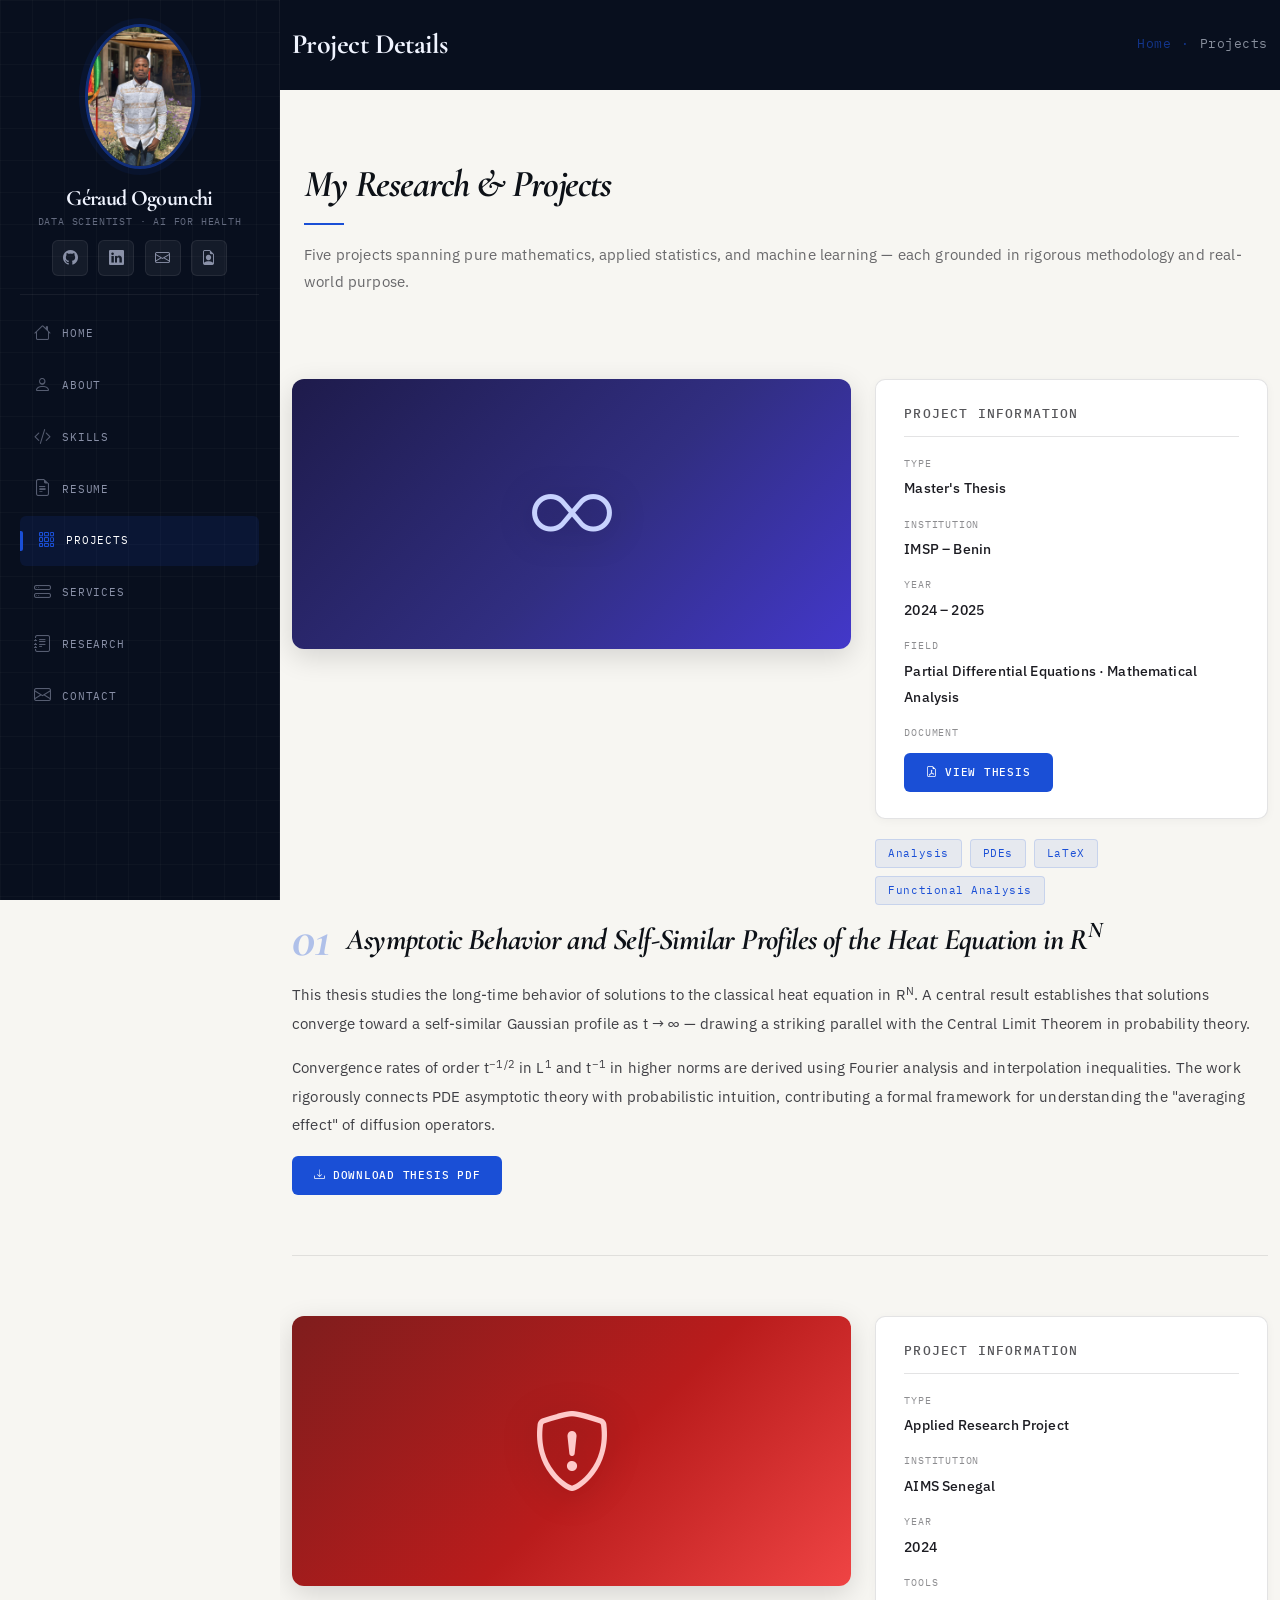
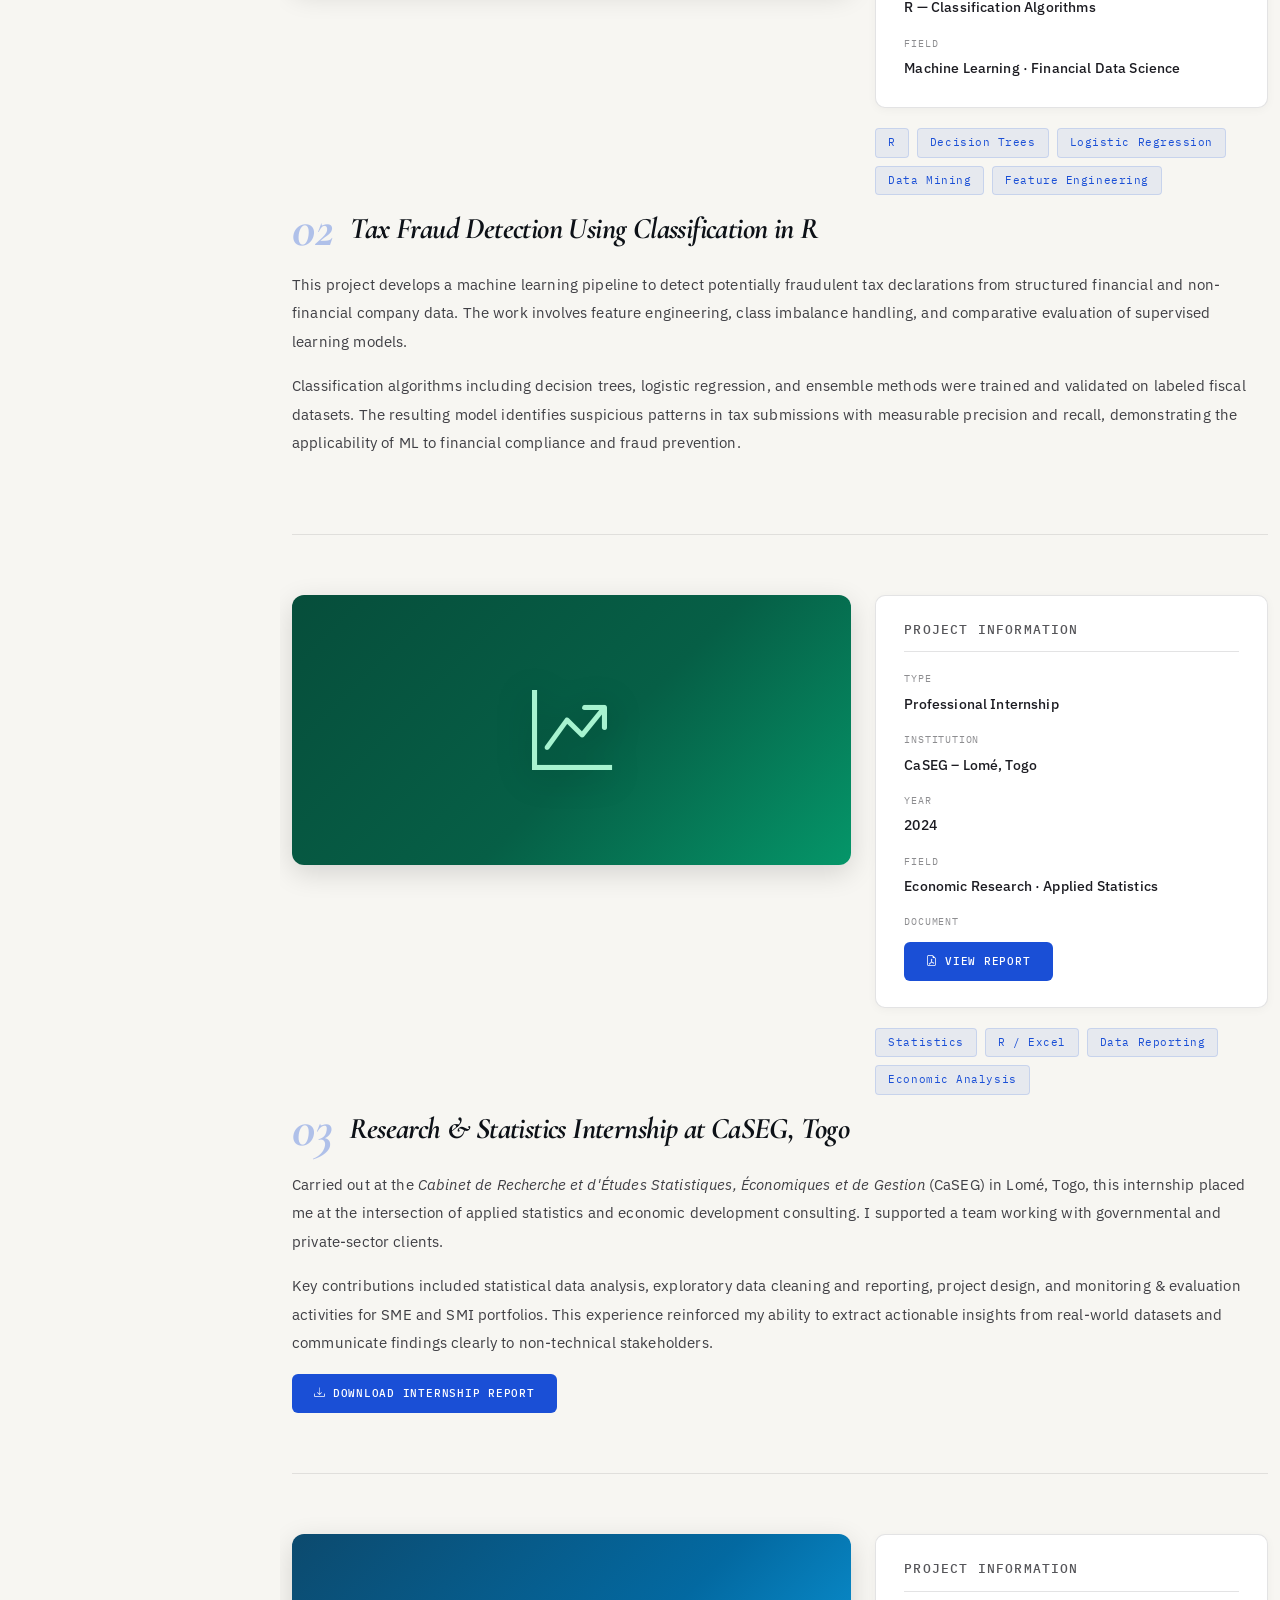
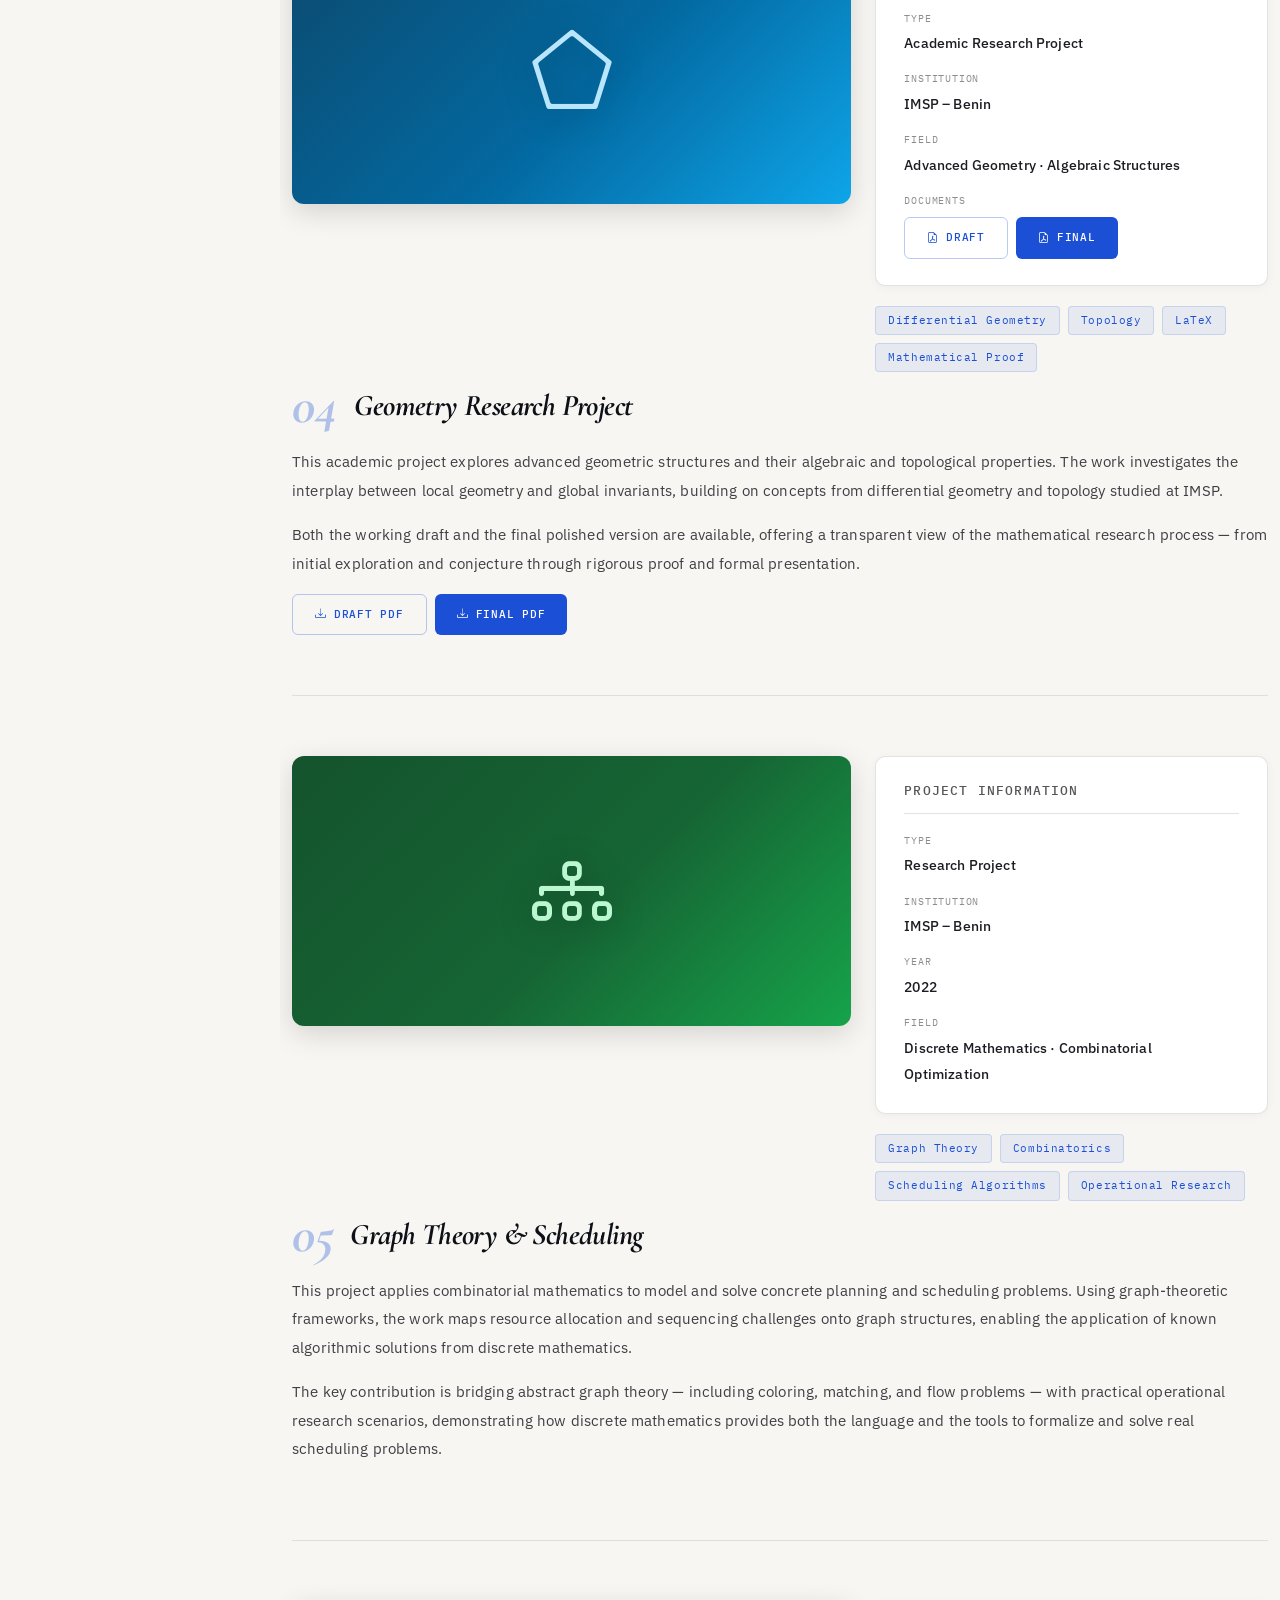
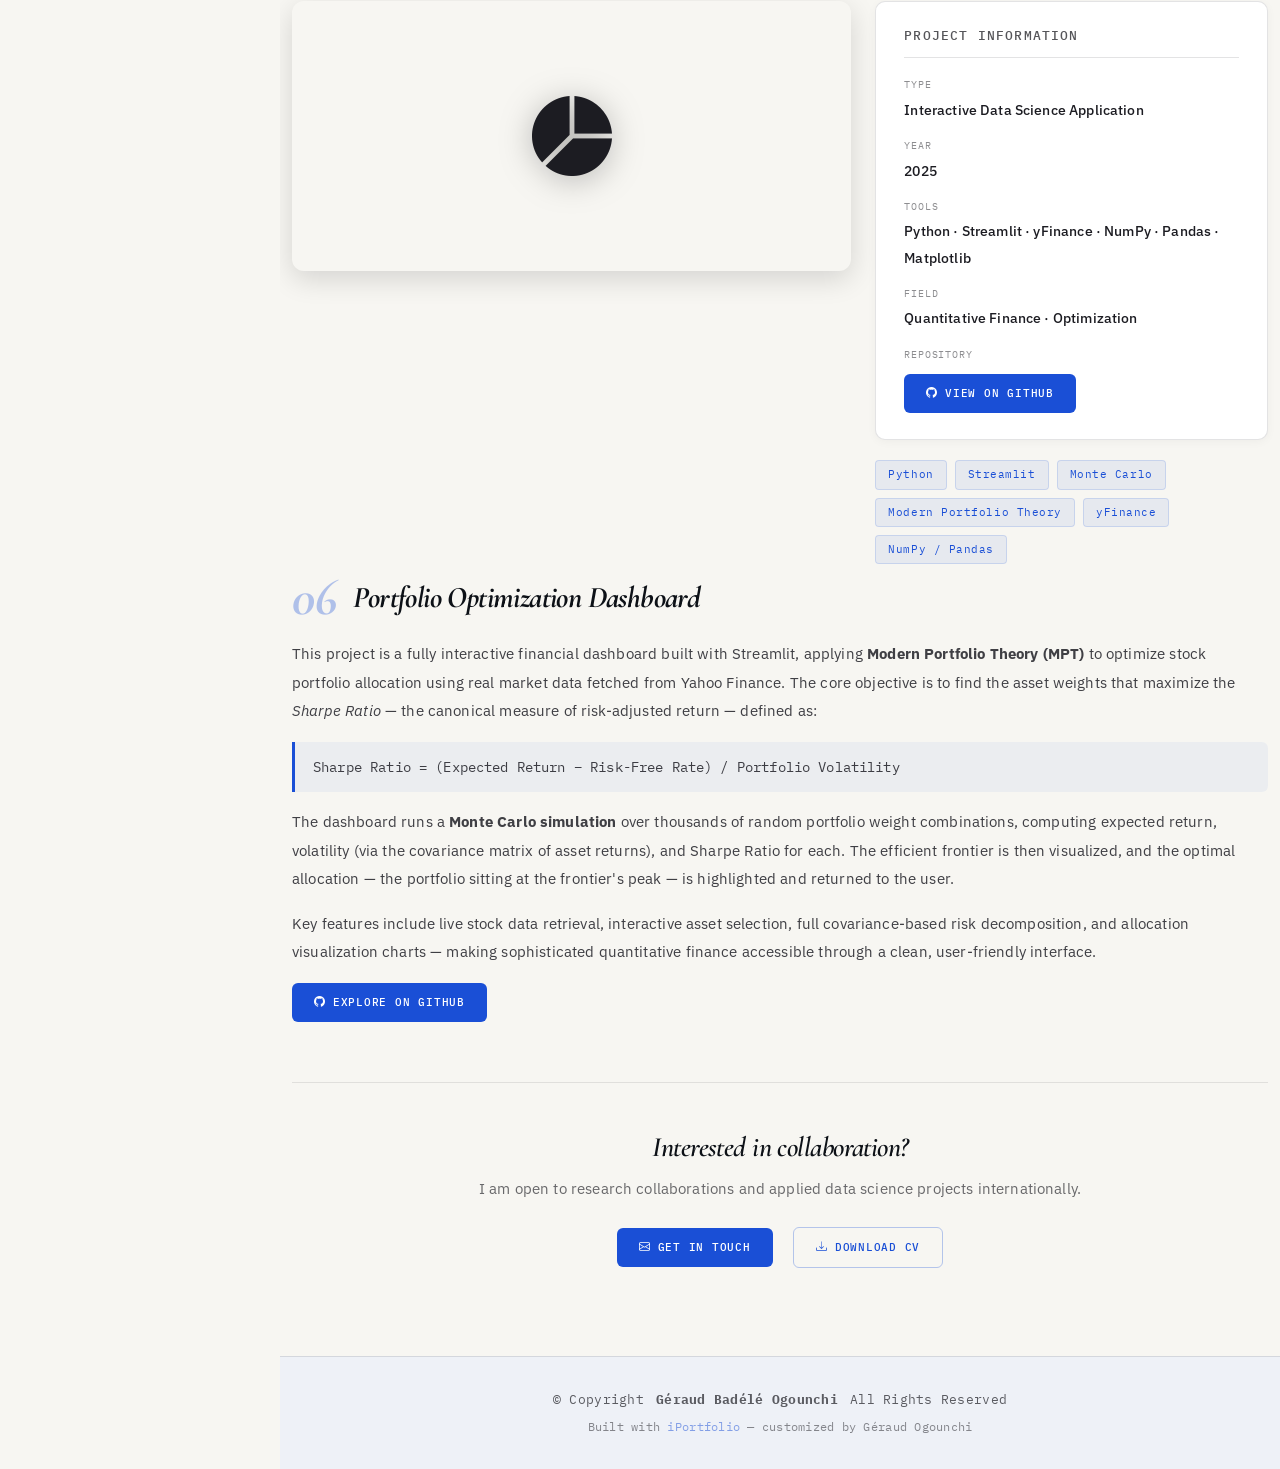
<file: portfolio-details.html>
<!DOCTYPE html>
<html lang="en">

<head>
  <meta charset="utf-8">
  <meta content="width=device-width, initial-scale=1.0" name="viewport">
  <title>Projects – Géraud Ogounchi</title>
  <meta content="Research projects and academic work by Géraud Badélé Ogounchi — mathematics, data science, machine learning." name="description">
  <meta content="data science, mathematics, machine learning, PDE, fraud detection, graph theory" name="keywords">

  <!-- Favicons -->
  <link href="assets/img/favicon.png" rel="icon">
  <link href="assets/img/apple-touch-icon.png" rel="apple-touch-icon">

  <!-- Fonts -->
  <link href="https://fonts.googleapis.com" rel="preconnect">
  <link href="https://fonts.gstatic.com" rel="preconnect" crossorigin>
  <link href="https://fonts.googleapis.com/css2?family=Cormorant+Garamond:ital,wght@0,400;0,600;0,700;1,400;1,600&family=IBM+Plex+Sans:wght@300;400;500;600&family=IBM+Plex+Mono:wght@400;500&display=swap" rel="stylesheet">

  <!-- Vendor CSS Files -->
  <link href="assets/vendor/bootstrap/css/bootstrap.min.css" rel="stylesheet">
  <link href="assets/vendor/bootstrap-icons/bootstrap-icons.css" rel="stylesheet">
  <link href="assets/vendor/aos/aos.css" rel="stylesheet">
  <link href="assets/vendor/glightbox/css/glightbox.min.css" rel="stylesheet">
  <link href="assets/vendor/swiper/swiper-bundle.min.css" rel="stylesheet">

  <!-- Main CSS File -->
  <link href="assets/css/main.css" rel="stylesheet">

  <style>
    .project-section {
      padding: 60px 0;
      border-bottom: 1px solid color-mix(in srgb, var(--default-color), transparent 90%);
    }
    .project-section:last-of-type { border-bottom: none; }

    .project-banner {
      border-radius: 12px;
      overflow: hidden;
      height: 270px;
      display: flex;
      align-items: center;
      justify-content: center;
      box-shadow: 0 8px 28px rgba(0,0,0,0.14);
    }
    .project-banner i { font-size: 80px; filter: drop-shadow(0 4px 16px rgba(0,0,0,0.25)); }

    .banner-thesis  { background: linear-gradient(135deg, #1e1b4b 0%, #312e81 55%, #4338ca 100%); }
    .banner-thesis i { color: #c7d2fe; }

    .banner-fraud   { background: linear-gradient(135deg, #7f1d1d 0%, #b91c1c 55%, #ef4444 100%); }
    .banner-fraud i { color: #fecaca; }

    .banner-caseg   { background: linear-gradient(135deg, #064e3b 0%, #065f46 55%, #059669 100%); }
    .banner-caseg i { color: #a7f3d0; }

    .banner-geometry { background: linear-gradient(135deg, #0c4a6e 0%, #0369a1 55%, #0ea5e9 100%); }
    .banner-geometry i { color: #bae6fd; }

    .banner-graph   { background: linear-gradient(135deg, #14532d 0%, #166534 55%, #16a34a 100%); }
    .banner-graph i { color: #bbf7d0; }

    .info-card {
      background: var(--surface-color);
      border: 1px solid color-mix(in srgb, var(--default-color), transparent 88%);
      border-radius: 10px;
      padding: 26px 28px;
      margin-bottom: 20px;
      box-shadow: 0 2px 10px rgba(0,0,0,0.04);
    }
    .info-card h3 {
      font-size: 13px;
      font-family: var(--nav-font);
      letter-spacing: 0.09em;
      text-transform: uppercase;
      font-weight: 500;
      margin-bottom: 18px;
      padding-bottom: 14px;
      border-bottom: 1px solid color-mix(in srgb, var(--default-color), transparent 88%);
      color: color-mix(in srgb, var(--default-color), transparent 25%);
    }
    .info-card ul { list-style: none; padding: 0; margin: 0; }
    .info-card ul li { margin-bottom: 14px; }
    .info-card ul li:last-child { margin-bottom: 0; }
    .info-label {
      font-family: var(--nav-font);
      font-size: 10px;
      letter-spacing: 0.08em;
      text-transform: uppercase;
      color: color-mix(in srgb, var(--default-color), transparent 50%);
      display: block;
      margin-bottom: 3px;
    }
    .info-value { font-size: 14px; color: var(--default-color); font-weight: 500; }

    .skills-used { display: flex; flex-wrap: wrap; gap: 8px; }
    .skill-tag {
      display: inline-block;
      padding: 4px 12px;
      background: rgba(26,79,214,0.07);
      border: 1px solid rgba(26,79,214,0.15);
      border-radius: 4px;
      font-family: var(--nav-font);
      font-size: 11px;
      color: var(--accent-color);
      letter-spacing: 0.05em;
    }

    .project-description h2 {
      font-family: var(--heading-font);
      font-size: 30px;
      font-weight: 700;
      font-style: italic;
      letter-spacing: -0.02em;
      margin-bottom: 16px;
      line-height: 1.25;
    }
    .project-description p {
      font-size: 15px;
      line-height: 1.9;
      color: color-mix(in srgb, var(--default-color), transparent 16%);
      margin-bottom: 1rem;
    }
    .project-number {
      font-family: var(--heading-font);
      font-size: 52px;
      font-weight: 700;
      font-style: italic;
      color: color-mix(in srgb, var(--accent-color), transparent 68%);
      line-height: 1;
      margin-right: 16px;
    }
    .btn-pdf {
      display: inline-flex;
      align-items: center;
      gap: 7px;
      padding: 10px 22px;
      border-radius: 6px;
      font-family: var(--nav-font);
      font-size: 11px;
      letter-spacing: 0.07em;
      text-transform: uppercase;
      font-weight: 500;
      transition: all 0.25s ease;
      cursor: pointer;
      text-decoration: none;
    }
    .btn-pdf-primary { background: var(--accent-color); color: #fff; border: none; }
    .btn-pdf-primary:hover { background: color-mix(in srgb, var(--accent-color), #000 15%); color: #fff; transform: translateY(-2px); box-shadow: 0 6px 18px rgba(26,79,214,.4); }
    .btn-pdf-secondary { background: transparent; color: var(--accent-color); border: 1px solid rgba(26,79,214,.3); }
    .btn-pdf-secondary:hover { background: rgba(26,79,214,.06); border-color: var(--accent-color); transform: translateY(-2px); }
  </style>
</head>

<body class="portfolio-details-page">

  <header id="header" class="header dark-background d-flex flex-column">
    <i class="header-toggle d-xl-none bi bi-list"></i>

    <div class="profile-img">
      <img src="photo.jpeg" alt="Géraud Ogounchi" class="img-fluid rounded-circle">
    </div>

    <a href="index.html" class="logo d-flex align-items-center justify-content-center">
      <h1 class="sitename">Géraud Ogounchi</h1>
    </a>

    <div class="social-links text-center">
      <a href="https://github.com/Ogoun09gerbad" class="github" target="_blank" title="GitHub"><i class="bi bi-github"></i></a>
      <a href="https://www.linkedin.com/in/gerogounchi2000" class="linkedin" target="_blank" title="LinkedIn"><i class="bi bi-linkedin"></i></a>
      <a href="mailto:ogounchigeraud@gmail.com" class="email" title="Email"><i class="bi bi-envelope"></i></a>
      <a href="CV_Geraud.pdf" target="_blank" title="Download CV"><i class="bi bi-file-earmark-person"></i></a>
    </div>

    <nav id="navmenu" class="navmenu">
      <ul>
        <li><a href="index.html"><i class="bi bi-house navicon"></i> Home</a></li>
        <li><a href="index.html#about"><i class="bi bi-person navicon"></i> About</a></li>
        <li><a href="index.html#skills"><i class="bi bi-code-slash navicon"></i> Skills</a></li>
        <li><a href="index.html#resume"><i class="bi bi-file-earmark-text navicon"></i> Resume</a></li>
        <li><a href="index.html#portfolio" class="active"><i class="bi bi-grid-3x3-gap navicon"></i> Projects</a></li>
        <li><a href="index.html#services"><i class="bi bi-hdd-stack navicon"></i> Services</a></li>
        <li><a href="starter-page.html"><i class="bi bi-journal-text navicon"></i> Research</a></li>
        <li><a href="index.html#contact"><i class="bi bi-envelope navicon"></i> Contact</a></li>
      </ul>
    </nav>
  </header>

  <main class="main">

    <div class="page-title dark-background">
      <div class="container d-lg-flex justify-content-between align-items-center">
        <h1 class="mb-2 mb-lg-0">Project Details</h1>
        <nav class="breadcrumbs">
          <ol>
            <li><a href="index.html">Home</a></li>
            <li class="current">Projects</li>
          </ol>
        </nav>
      </div>
    </div>

    <section class="section">
      <div class="container">

        <div class="container section-title mb-0 pb-4" data-aos="fade-up">
          <h2>My Research &amp; Projects</h2>
          <p>Five projects spanning pure mathematics, applied statistics, and machine learning — each grounded in rigorous methodology and real-world purpose.</p>
        </div>

        <!-- Project 1: Master's Thesis -->
        <div id="thesis" class="project-section" data-aos="fade-up">
          <div class="row gy-4 align-items-start">
            <div class="col-lg-7">
              <div class="project-banner banner-thesis mb-4">
                <i class="bi bi-infinity"></i>
              </div>
            </div>
            <div class="col-lg-5">
              <div class="info-card">
                <h3>Project Information</h3>
                <ul>
                  <li><span class="info-label">Type</span><span class="info-value">Master's Thesis</span></li>
                  <li><span class="info-label">Institution</span><span class="info-value">IMSP – Benin</span></li>
                  <li><span class="info-label">Year</span><span class="info-value">2024 – 2025</span></li>
                  <li><span class="info-label">Field</span><span class="info-value">Partial Differential Equations · Mathematical Analysis</span></li>
                  <li>
                    <span class="info-label">Document</span>
                    <a href="Master_Thesis_Geraud.pdf" target="_blank" class="btn-pdf btn-pdf-primary mt-2">
                      <i class="bi bi-file-earmark-pdf"></i> View Thesis
                    </a>
                  </li>
                </ul>
              </div>
              <div class="skills-used">
                <span class="skill-tag">Analysis</span>
                <span class="skill-tag">PDEs</span>
                <span class="skill-tag">LaTeX</span>
                <span class="skill-tag">Functional Analysis</span>
              </div>
            </div>
            <div class="col-12 mt-2">
              <div class="project-description">
                <div class="d-flex align-items-center mb-3">
                  <span class="project-number">01</span>
                  <h2 style="margin:0;">Asymptotic Behavior and Self-Similar Profiles of the Heat Equation in R<sup>N</sup></h2>
                </div>
                <p>This thesis studies the long-time behavior of solutions to the classical heat equation in R<sup>N</sup>. A central result establishes that solutions converge toward a self-similar Gaussian profile as t → ∞ — drawing a striking parallel with the Central Limit Theorem in probability theory.</p>
                <p>Convergence rates of order t<sup>−1/2</sup> in L<sup>1</sup> and t<sup>−1</sup> in higher norms are derived using Fourier analysis and interpolation inequalities. The work rigorously connects PDE asymptotic theory with probabilistic intuition, contributing a formal framework for understanding the "averaging effect" of diffusion operators.</p>
                <a href="Master_Thesis_Geraud.pdf" target="_blank" class="btn-pdf btn-pdf-primary">
                  <i class="bi bi-download"></i> Download Thesis PDF
                </a>
              </div>
            </div>
          </div>
        </div>

        <!-- Project 2: Tax Fraud Detection -->
        <div id="fraud" class="project-section" data-aos="fade-up">
          <div class="row gy-4 align-items-start">
            <div class="col-lg-7">
              <div class="project-banner banner-fraud mb-4">
                <i class="bi bi-shield-exclamation"></i>
              </div>
            </div>
            <div class="col-lg-5">
              <div class="info-card">
                <h3>Project Information</h3>
                <ul>
                  <li><span class="info-label">Type</span><span class="info-value">Applied Research Project</span></li>
                  <li><span class="info-label">Institution</span><span class="info-value">AIMS Senegal</span></li>
                  <li><span class="info-label">Year</span><span class="info-value">2024</span></li>
                  <li><span class="info-label">Tools</span><span class="info-value">R — Classification Algorithms</span></li>
                  <li><span class="info-label">Field</span><span class="info-value">Machine Learning · Financial Data Science</span></li>
                </ul>
              </div>
              <div class="skills-used">
                <span class="skill-tag">R</span>
                <span class="skill-tag">Decision Trees</span>
                <span class="skill-tag">Logistic Regression</span>
                <span class="skill-tag">Data Mining</span>
                <span class="skill-tag">Feature Engineering</span>
              </div>
            </div>
            <div class="col-12 mt-2">
              <div class="project-description">
                <div class="d-flex align-items-center mb-3">
                  <span class="project-number">02</span>
                  <h2 style="margin:0;">Tax Fraud Detection Using Classification in R</h2>
                </div>
                <p>This project develops a machine learning pipeline to detect potentially fraudulent tax declarations from structured financial and non-financial company data. The work involves feature engineering, class imbalance handling, and comparative evaluation of supervised learning models.</p>
                <p>Classification algorithms including decision trees, logistic regression, and ensemble methods were trained and validated on labeled fiscal datasets. The resulting model identifies suspicious patterns in tax submissions with measurable precision and recall, demonstrating the applicability of ML to financial compliance and fraud prevention.</p>
              </div>
            </div>
          </div>
        </div>

        <!-- Project 3: CaSEG Internship -->
        <div id="caseg" class="project-section" data-aos="fade-up">
          <div class="row gy-4 align-items-start">
            <div class="col-lg-7">
              <div class="project-banner banner-caseg mb-4">
                <i class="bi bi-graph-up-arrow"></i>
              </div>
            </div>
            <div class="col-lg-5">
              <div class="info-card">
                <h3>Project Information</h3>
                <ul>
                  <li><span class="info-label">Type</span><span class="info-value">Professional Internship</span></li>
                  <li><span class="info-label">Institution</span><span class="info-value">CaSEG – Lomé, Togo</span></li>
                  <li><span class="info-label">Year</span><span class="info-value">2024</span></li>
                  <li><span class="info-label">Field</span><span class="info-value">Economic Research · Applied Statistics</span></li>
                  <li>
                    <span class="info-label">Document</span>
                    <a href="Projet_CaSEG.pdf" target="_blank" class="btn-pdf btn-pdf-primary mt-2">
                      <i class="bi bi-file-earmark-pdf"></i> View Report
                    </a>
                  </li>
                </ul>
              </div>
              <div class="skills-used">
                <span class="skill-tag">Statistics</span>
                <span class="skill-tag">R / Excel</span>
                <span class="skill-tag">Data Reporting</span>
                <span class="skill-tag">Economic Analysis</span>
              </div>
            </div>
            <div class="col-12 mt-2">
              <div class="project-description">
                <div class="d-flex align-items-center mb-3">
                  <span class="project-number">03</span>
                  <h2 style="margin:0;">Research &amp; Statistics Internship at CaSEG, Togo</h2>
                </div>
                <p>Carried out at the <em>Cabinet de Recherche et d'Études Statistiques, Économiques et de Gestion</em> (CaSEG) in Lomé, Togo, this internship placed me at the intersection of applied statistics and economic development consulting. I supported a team working with governmental and private-sector clients.</p>
                <p>Key contributions included statistical data analysis, exploratory data cleaning and reporting, project design, and monitoring &amp; evaluation activities for SME and SMI portfolios. This experience reinforced my ability to extract actionable insights from real-world datasets and communicate findings clearly to non-technical stakeholders.</p>
                <a href="Projet_CaSEG.pdf" target="_blank" class="btn-pdf btn-pdf-primary">
                  <i class="bi bi-download"></i> Download Internship Report
                </a>
              </div>
            </div>
          </div>
        </div>

        <!-- Project 4: Geometry -->
        <div id="geometry" class="project-section" data-aos="fade-up">
          <div class="row gy-4 align-items-start">
            <div class="col-lg-7">
              <div class="project-banner banner-geometry mb-4">
                <i class="bi bi-pentagon"></i>
              </div>
            </div>
            <div class="col-lg-5">
              <div class="info-card">
                <h3>Project Information</h3>
                <ul>
                  <li><span class="info-label">Type</span><span class="info-value">Academic Research Project</span></li>
                  <li><span class="info-label">Institution</span><span class="info-value">IMSP – Benin</span></li>
                  <li><span class="info-label">Field</span><span class="info-value">Advanced Geometry · Algebraic Structures</span></li>
                  <li>
                    <span class="info-label">Documents</span>
                    <div class="d-flex gap-2 flex-wrap mt-2">
                      <a href="Projet_Geometrie.pdf" target="_blank" class="btn-pdf btn-pdf-secondary">
                        <i class="bi bi-file-earmark-pdf"></i> Draft
                      </a>
                      <a href="Projet_Geometrie_final.pdf" target="_blank" class="btn-pdf btn-pdf-primary">
                        <i class="bi bi-file-earmark-pdf"></i> Final
                      </a>
                    </div>
                  </li>
                </ul>
              </div>
              <div class="skills-used">
                <span class="skill-tag">Differential Geometry</span>
                <span class="skill-tag">Topology</span>
                <span class="skill-tag">LaTeX</span>
                <span class="skill-tag">Mathematical Proof</span>
              </div>
            </div>
            <div class="col-12 mt-2">
              <div class="project-description">
                <div class="d-flex align-items-center mb-3">
                  <span class="project-number">04</span>
                  <h2 style="margin:0;">Geometry Research Project</h2>
                </div>
                <p>This academic project explores advanced geometric structures and their algebraic and topological properties. The work investigates the interplay between local geometry and global invariants, building on concepts from differential geometry and topology studied at IMSP.</p>
                <p>Both the working draft and the final polished version are available, offering a transparent view of the mathematical research process — from initial exploration and conjecture through rigorous proof and formal presentation.</p>
                <div class="d-flex gap-2 flex-wrap">
                  <a href="Projet_Geometrie.pdf" target="_blank" class="btn-pdf btn-pdf-secondary">
                    <i class="bi bi-download"></i> Draft PDF
                  </a>
                  <a href="Projet_Geometrie_final.pdf" target="_blank" class="btn-pdf btn-pdf-primary">
                    <i class="bi bi-download"></i> Final PDF
                  </a>
                </div>
              </div>
            </div>
          </div>
        </div>

        <!-- Project 5: Graph Theory -->
        <div id="graph" class="project-section" data-aos="fade-up">
          <div class="row gy-4 align-items-start">
            <div class="col-lg-7">
              <div class="project-banner banner-graph mb-4">
                <i class="bi bi-diagram-3"></i>
              </div>
            </div>
            <div class="col-lg-5">
              <div class="info-card">
                <h3>Project Information</h3>
                <ul>
                  <li><span class="info-label">Type</span><span class="info-value">Research Project</span></li>
                  <li><span class="info-label">Institution</span><span class="info-value">IMSP – Benin</span></li>
                  <li><span class="info-label">Year</span><span class="info-value">2022</span></li>
                  <li><span class="info-label">Field</span><span class="info-value">Discrete Mathematics · Combinatorial Optimization</span></li>
                </ul>
              </div>
              <div class="skills-used">
                <span class="skill-tag">Graph Theory</span>
                <span class="skill-tag">Combinatorics</span>
                <span class="skill-tag">Scheduling Algorithms</span>
                <span class="skill-tag">Operational Research</span>
              </div>
            </div>
            <div class="col-12 mt-2">
              <div class="project-description">
                <div class="d-flex align-items-center mb-3">
                  <span class="project-number">05</span>
                  <h2 style="margin:0;">Graph Theory &amp; Scheduling</h2>
                </div>
                <p>This project applies combinatorial mathematics to model and solve concrete planning and scheduling problems. Using graph-theoretic frameworks, the work maps resource allocation and sequencing challenges onto graph structures, enabling the application of known algorithmic solutions from discrete mathematics.</p>
                <p>The key contribution is bridging abstract graph theory — including coloring, matching, and flow problems — with practical operational research scenarios, demonstrating how discrete mathematics provides both the language and the tools to formalize and solve real scheduling problems.</p>
              </div>
            </div>
          </div>
        </div>

        <!-- Project 6: Portfolio Optimization Dashboard -->
        <div id="portopt" class="project-section" data-aos="fade-up">
          <div class="row gy-4 align-items-start">
            <div class="col-lg-7">
              <div class="project-banner banner-portopt mb-4">
                <i class="bi bi-pie-chart-fill"></i>
              </div>
            </div>
            <div class="col-lg-5">
              <div class="info-card">
                <h3>Project Information</h3>
                <ul>
                  <li><span class="info-label">Type</span><span class="info-value">Interactive Data Science Application</span></li>
                  <li><span class="info-label">Year</span><span class="info-value">2025</span></li>
                  <li><span class="info-label">Tools</span><span class="info-value">Python · Streamlit · yFinance · NumPy · Pandas · Matplotlib</span></li>
                  <li><span class="info-label">Field</span><span class="info-value">Quantitative Finance · Optimization</span></li>
                  <li>
                    <span class="info-label">Repository</span>
                    <a href="https://github.com/Ogoun09gerbad/portfolio-optimization" target="_blank" class="btn-pdf btn-pdf-primary mt-2">
                      <i class="bi bi-github"></i> View on GitHub
                    </a>
                  </li>
                </ul>
              </div>
              <div class="skills-used">
                <span class="skill-tag">Python</span>
                <span class="skill-tag">Streamlit</span>
                <span class="skill-tag">Monte Carlo</span>
                <span class="skill-tag">Modern Portfolio Theory</span>
                <span class="skill-tag">yFinance</span>
                <span class="skill-tag">NumPy / Pandas</span>
              </div>
            </div>
            <div class="col-12 mt-2">
              <div class="project-description">
                <div class="d-flex align-items-center mb-3">
                  <span class="project-number">06</span>
                  <h2 style="margin:0;">Portfolio Optimization Dashboard</h2>
                </div>
                <p>
                  This project is a fully interactive financial dashboard built with Streamlit, applying <strong>Modern Portfolio Theory (MPT)</strong> to optimize stock portfolio allocation using real market data fetched from Yahoo Finance. The core objective is to find the asset weights that maximize the <em>Sharpe Ratio</em> — the canonical measure of risk-adjusted return — defined as:
                </p>
                <p style="font-family: var(--nav-font); font-size:14px; background: rgba(26,79,214,0.05); border-left: 3px solid var(--accent-color); padding: 12px 18px; border-radius: 0 6px 6px 0; margin: 16px 0;">
                  Sharpe Ratio = (Expected Return − Risk-Free Rate) / Portfolio Volatility
                </p>
                <p>
                  The dashboard runs a <strong>Monte Carlo simulation</strong> over thousands of random portfolio weight combinations, computing expected return, volatility (via the covariance matrix of asset returns), and Sharpe Ratio for each. The efficient frontier is then visualized, and the optimal allocation — the portfolio sitting at the frontier's peak — is highlighted and returned to the user.
                </p>
                <p>
                  Key features include live stock data retrieval, interactive asset selection, full covariance-based risk decomposition, and allocation visualization charts — making sophisticated quantitative finance accessible through a clean, user-friendly interface.
                </p>
                <a href="https://github.com/Ogoun09gerbad/portfolio-optimization" target="_blank" class="btn-pdf btn-pdf-primary">
                  <i class="bi bi-github"></i> Explore on GitHub
                </a>
              </div>
            </div>
          </div>
        </div>

        <!-- CTA -->
        <div class="text-center pt-5 pb-3" data-aos="fade-up">
          <h3 style="font-style:italic; margin-bottom:12px;">Interested in collaboration?</h3>
          <p class="mb-4" style="color: color-mix(in srgb, var(--default-color), transparent 35%);">I am open to research collaborations and applied data science projects internationally.</p>
          <a href="index.html#contact" class="btn-pdf btn-pdf-primary me-3">
            <i class="bi bi-envelope"></i> Get in Touch
          </a>
          <a href="CV_Geraud.pdf" target="_blank" class="btn-pdf btn-pdf-secondary">
            <i class="bi bi-download"></i> Download CV
          </a>
        </div>

      </div>
    </section>

  </main>

  <footer id="footer" class="footer position-relative light-background">
    <div class="container">
      <div class="copyright text-center">
        <p>© <span>Copyright</span> <strong class="px-1 sitename">Géraud Badélé Ogounchi</strong> <span>All Rights Reserved</span></p>
      </div>
      <div class="credits">Built with <a href="https://bootstrapmade.com/">iPortfolio</a> — customized by Géraud Ogounchi</div>
    </div>
  </footer>

  <a href="#" id="scroll-top" class="scroll-top d-flex align-items-center justify-content-center"><i class="bi bi-arrow-up-short"></i></a>
  <div id="preloader"></div>

  <script src="assets/vendor/bootstrap/js/bootstrap.bundle.min.js"></script>
  <script src="assets/vendor/php-email-form/validate.js"></script>
  <script src="assets/vendor/aos/aos.js"></script>
  <script src="assets/vendor/typed.js/typed.umd.js"></script>
  <script src="assets/vendor/purecounter/purecounter_vanilla.js"></script>
  <script src="assets/vendor/waypoints/noframework.waypoints.js"></script>
  <script src="assets/vendor/glightbox/js/glightbox.min.js"></script>
  <script src="assets/vendor/imagesloaded/imagesloaded.pkgd.min.js"></script>
  <script src="assets/vendor/isotope-layout/isotope.pkgd.min.js"></script>
  <script src="assets/vendor/swiper/swiper-bundle.min.js"></script>
  <script src="assets/js/main.js"></script>

</body>
</html>
</file>
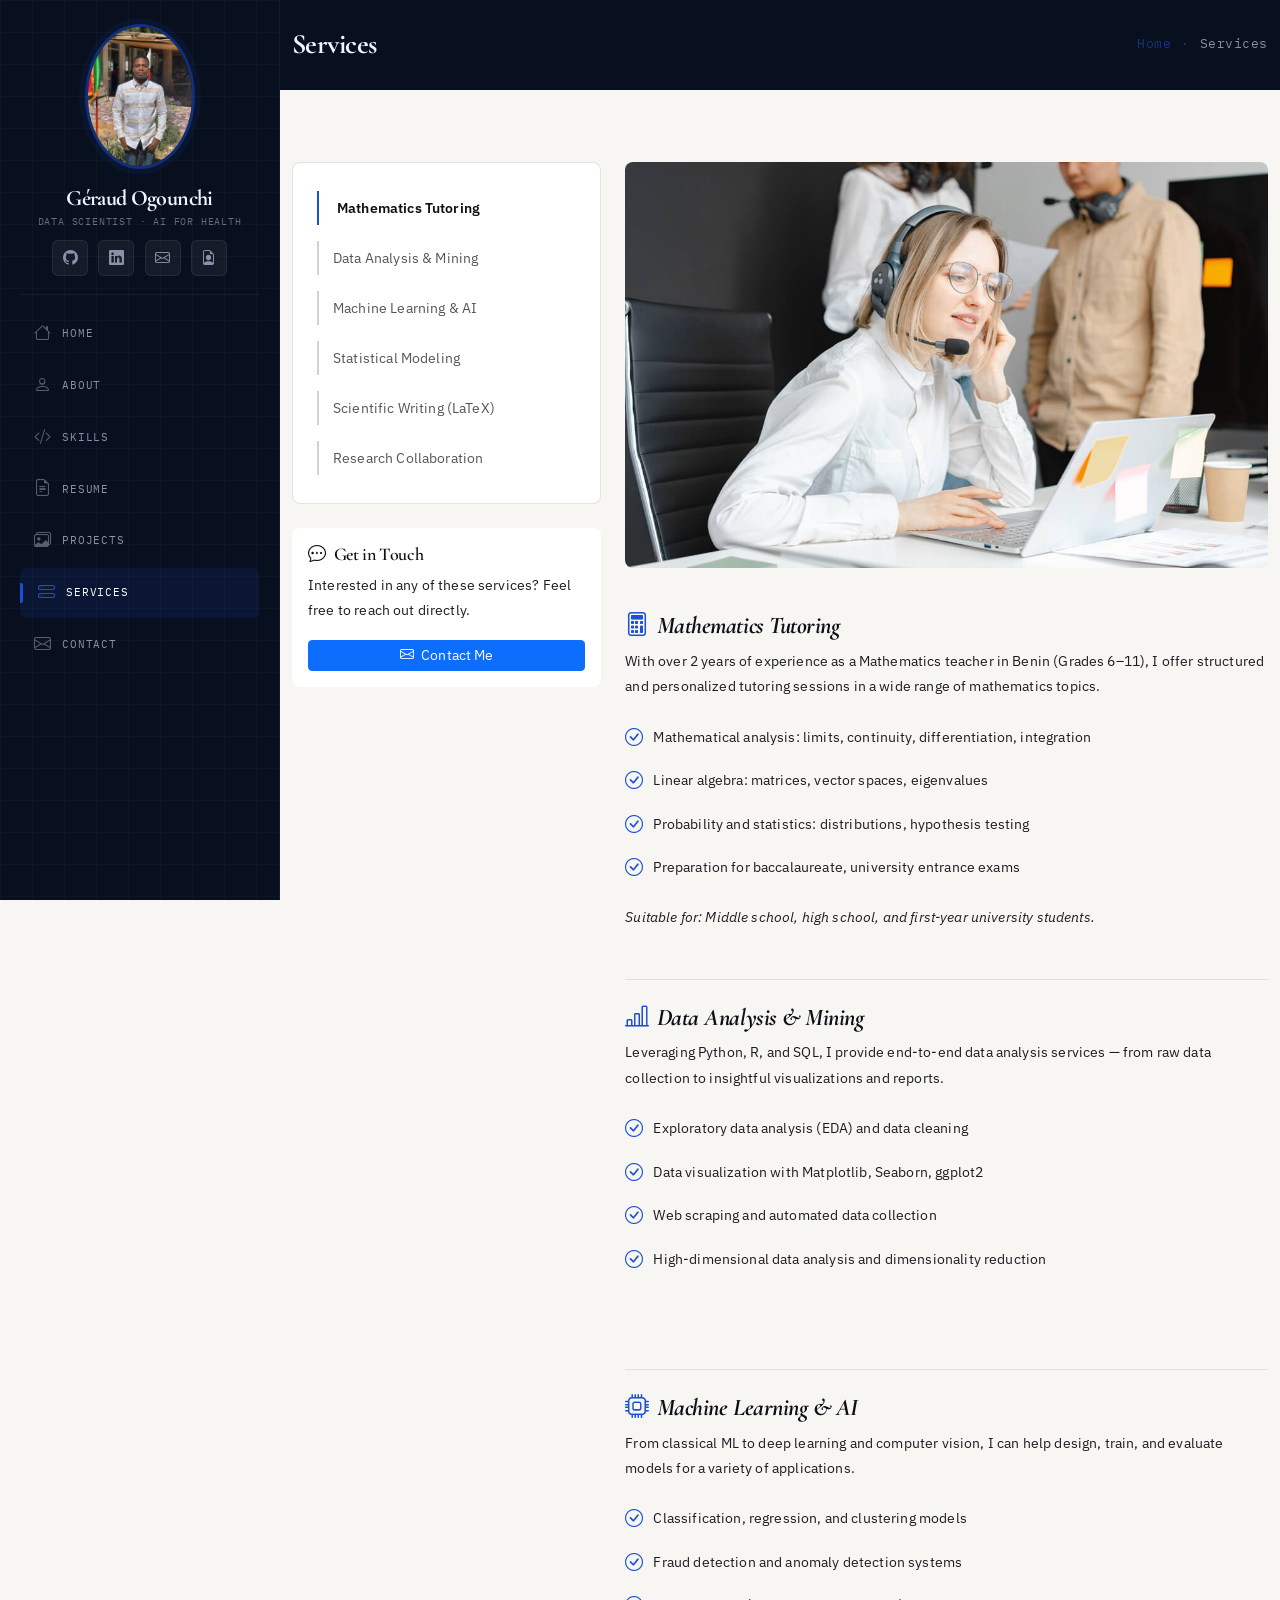
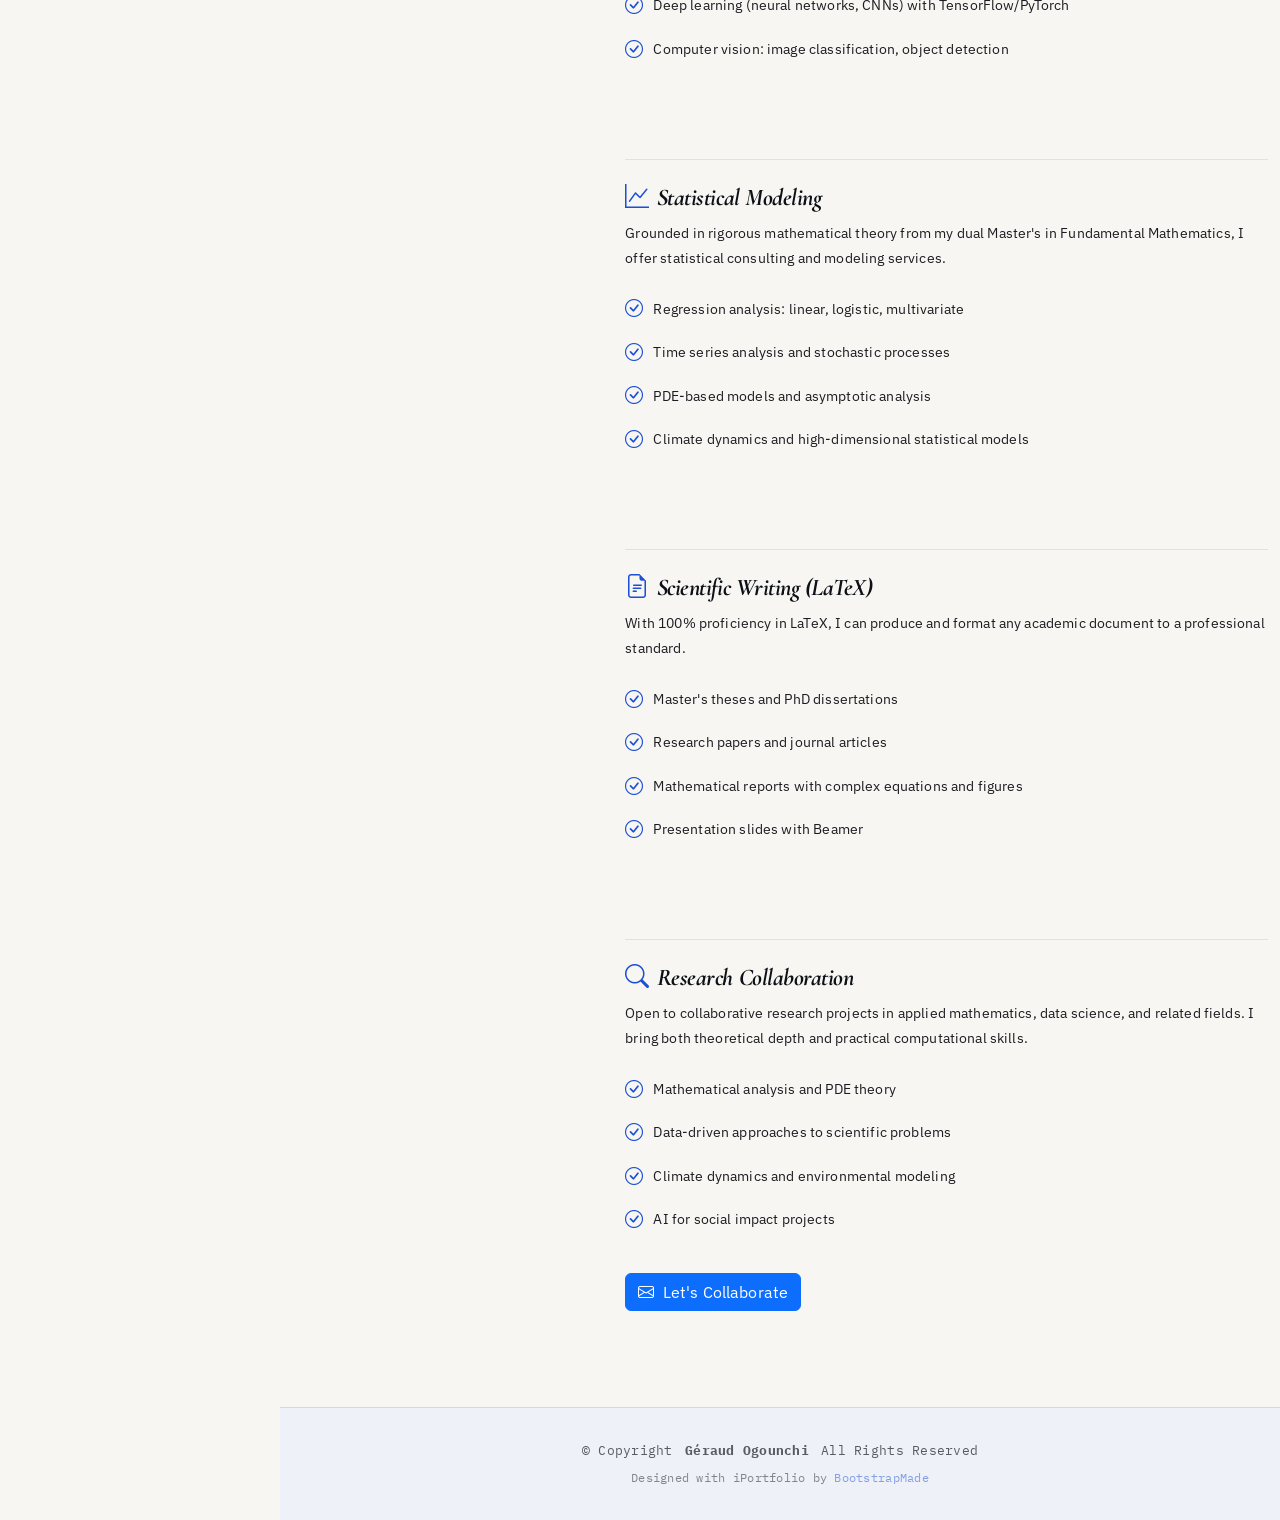
<file: service-details.html>
<!DOCTYPE html>
<html lang="en">

<head>
  <meta charset="utf-8">
  <meta content="width=device-width, initial-scale=1.0" name="viewport">
  <title>Services – Géraud Ogounchi</title>
  <meta content="Services offered by Géraud Badélé Ogounchi – Mathematics, Data Science, ML" name="description">
  <meta content="tutoring, data analysis, machine learning, statistics, LaTeX" name="keywords">

  <!-- Favicons -->
  <link href="assets/img/favicon.png" rel="icon">
  <link href="assets/img/apple-touch-icon.png" rel="apple-touch-icon">

  <!-- Fonts -->
  <link href="https://fonts.googleapis.com" rel="preconnect">
  <link href="https://fonts.gstatic.com" rel="preconnect" crossorigin>
  <link href="https://fonts.googleapis.com/css2?family=Roboto:ital,wght@0,100;0,300;0,400;0,500;0,700;0,900&family=Poppins:ital,wght@0,100;0,300;0,400;0,500;0,600;0,700;0,800;0,900&family=Raleway:ital,wght@0,100;0,300;0,400;0,500;0,600;0,700;0,800;0,900&display=swap" rel="stylesheet">

  <!-- Vendor CSS Files -->
  <link href="assets/vendor/bootstrap/css/bootstrap.min.css" rel="stylesheet">
  <link href="assets/vendor/bootstrap-icons/bootstrap-icons.css" rel="stylesheet">
  <link href="assets/vendor/aos/aos.css" rel="stylesheet">
  <link href="assets/vendor/glightbox/css/glightbox.min.css" rel="stylesheet">
  <link href="assets/vendor/swiper/swiper-bundle.min.css" rel="stylesheet">

  <!-- Main CSS File -->
  <link href="assets/css/main.css" rel="stylesheet">
</head>

<body class="service-details-page">

  <header id="header" class="header dark-background d-flex flex-column">
    <i class="header-toggle d-xl-none bi bi-list"></i>

    <div class="profile-img">
      <img src="photo.jpeg" alt="Géraud Ogounchi" class="img-fluid rounded-circle">
    </div>

    <a href="index.html" class="logo d-flex align-items-center justify-content-center">
      <h1 class="sitename">Géraud Ogounchi</h1>
    </a>

    <div class="social-links text-center">
      <a href="https://github.com/Ogoun09gerbad" class="github" target="_blank"><i class="bi bi-github"></i></a>
      <a href="https://www.linkedin.com/in/gerogounchi2000" class="linkedin" target="_blank"><i class="bi bi-linkedin"></i></a>
      <a href="mailto:ogounchigeraud@gmail.com" class="email"><i class="bi bi-envelope"></i></a>
      <a href="CV_Geraud.pdf" target="_blank" title="Download CV"><i class="bi bi-file-earmark-person"></i></a>
    </div>

    <nav id="navmenu" class="navmenu">
      <ul>
        <li><a href="index.html"><i class="bi bi-house navicon"></i> Home</a></li>
        <li><a href="index.html#about"><i class="bi bi-person navicon"></i> About</a></li>
        <li><a href="index.html#skills"><i class="bi bi-code-slash navicon"></i> Skills</a></li>
        <li><a href="index.html#resume"><i class="bi bi-file-earmark-text navicon"></i> Resume</a></li>
        <li><a href="index.html#portfolio"><i class="bi bi-images navicon"></i> Projects</a></li>
        <li><a href="index.html#services" class="active"><i class="bi bi-hdd-stack navicon"></i> Services</a></li>
        <li><a href="index.html#contact"><i class="bi bi-envelope navicon"></i> Contact</a></li>
      </ul>
    </nav>

  </header>

  <main class="main">

    <!-- Page Title -->
    <div class="page-title dark-background">
      <div class="container d-lg-flex justify-content-between align-items-center">
        <h1 class="mb-2 mb-lg-0">Services</h1>
        <nav class="breadcrumbs">
          <ol>
            <li><a href="index.html">Home</a></li>
            <li class="current">Services</li>
          </ol>
        </nav>
      </div>
    </div>

    <!-- Service Details Section -->
    <section id="service-details" class="service-details section">

      <div class="container">

        <div class="row gy-4">

          <!-- Sidebar: List of services -->
          <div class="col-lg-4" data-aos="fade-up" data-aos-delay="100">
            <div class="services-list">
              <a href="#math-tutoring" class="active">Mathematics Tutoring</a>
              <a href="#data-analysis">Data Analysis &amp; Mining</a>
              <a href="#ml-ai">Machine Learning &amp; AI</a>
              <a href="#statistics">Statistical Modeling</a>
              <a href="#latex">Scientific Writing (LaTeX)</a>
              <a href="#research">Research Collaboration</a>
            </div>

            <div class="mt-4 p-3" style="background: var(--surface-color); border-radius: 8px;">
              <h4><i class="bi bi-chat-dots me-2"></i>Get in Touch</h4>
              <p>Interested in any of these services? Feel free to reach out directly.</p>
              <a href="mailto:ogounchigeraud@gmail.com" class="btn btn-sm btn-primary w-100">
                <i class="bi bi-envelope me-1"></i> Contact Me
              </a>
            </div>
          </div>

          <!-- Main content: Each service -->
          <div class="col-lg-8" data-aos="fade-up" data-aos-delay="200">

            <img src="assets/img/services.jpg" alt="Services" class="img-fluid services-img">

            <!-- Mathematics Tutoring -->
            <div id="math-tutoring" class="mb-5 mt-4">
              <h3><i class="bi bi-calculator me-2" style="color: var(--accent-color);"></i>Mathematics Tutoring</h3>
              <p>
                With over 2 years of experience as a Mathematics teacher in Benin (Grades 6–11), I offer structured and personalized tutoring sessions in a wide range of mathematics topics.
              </p>
              <ul>
                <li><i class="bi bi-check-circle"></i> <span>Mathematical analysis: limits, continuity, differentiation, integration</span></li>
                <li><i class="bi bi-check-circle"></i> <span>Linear algebra: matrices, vector spaces, eigenvalues</span></li>
                <li><i class="bi bi-check-circle"></i> <span>Probability and statistics: distributions, hypothesis testing</span></li>
                <li><i class="bi bi-check-circle"></i> <span>Preparation for baccalaureate, university entrance exams</span></li>
              </ul>
              <p><em>Suitable for: Middle school, high school, and first-year university students.</em></p>
            </div>

            <!-- Data Analysis -->
            <div id="data-analysis" class="mb-5 pb-4 border-top pt-4">
              <h3><i class="bi bi-bar-chart-line me-2" style="color: var(--accent-color);"></i>Data Analysis &amp; Mining</h3>
              <p>
                Leveraging Python, R, and SQL, I provide end-to-end data analysis services — from raw data collection to insightful visualizations and reports.
              </p>
              <ul>
                <li><i class="bi bi-check-circle"></i> <span>Exploratory data analysis (EDA) and data cleaning</span></li>
                <li><i class="bi bi-check-circle"></i> <span>Data visualization with Matplotlib, Seaborn, ggplot2</span></li>
                <li><i class="bi bi-check-circle"></i> <span>Web scraping and automated data collection</span></li>
                <li><i class="bi bi-check-circle"></i> <span>High-dimensional data analysis and dimensionality reduction</span></li>
              </ul>
            </div>

            <!-- ML & AI -->
            <div id="ml-ai" class="mb-5 pb-4 border-top pt-4">
              <h3><i class="bi bi-cpu me-2" style="color: var(--accent-color);"></i>Machine Learning &amp; AI</h3>
              <p>
                From classical ML to deep learning and computer vision, I can help design, train, and evaluate models for a variety of applications.
              </p>
              <ul>
                <li><i class="bi bi-check-circle"></i> <span>Classification, regression, and clustering models</span></li>
                <li><i class="bi bi-check-circle"></i> <span>Fraud detection and anomaly detection systems</span></li>
                <li><i class="bi bi-check-circle"></i> <span>Deep learning (neural networks, CNNs) with TensorFlow/PyTorch</span></li>
                <li><i class="bi bi-check-circle"></i> <span>Computer vision: image classification, object detection</span></li>
              </ul>
            </div>

            <!-- Statistical Modeling -->
            <div id="statistics" class="mb-5 pb-4 border-top pt-4">
              <h3><i class="bi bi-graph-up me-2" style="color: var(--accent-color);"></i>Statistical Modeling</h3>
              <p>
                Grounded in rigorous mathematical theory from my dual Master's in Fundamental Mathematics, I offer statistical consulting and modeling services.
              </p>
              <ul>
                <li><i class="bi bi-check-circle"></i> <span>Regression analysis: linear, logistic, multivariate</span></li>
                <li><i class="bi bi-check-circle"></i> <span>Time series analysis and stochastic processes</span></li>
                <li><i class="bi bi-check-circle"></i> <span>PDE-based models and asymptotic analysis</span></li>
                <li><i class="bi bi-check-circle"></i> <span>Climate dynamics and high-dimensional statistical models</span></li>
              </ul>
            </div>

            <!-- LaTeX -->
            <div id="latex" class="mb-5 pb-4 border-top pt-4">
              <h3><i class="bi bi-file-earmark-text me-2" style="color: var(--accent-color);"></i>Scientific Writing (LaTeX)</h3>
              <p>
                With 100% proficiency in LaTeX, I can produce and format any academic document to a professional standard.
              </p>
              <ul>
                <li><i class="bi bi-check-circle"></i> <span>Master's theses and PhD dissertations</span></li>
                <li><i class="bi bi-check-circle"></i> <span>Research papers and journal articles</span></li>
                <li><i class="bi bi-check-circle"></i> <span>Mathematical reports with complex equations and figures</span></li>
                <li><i class="bi bi-check-circle"></i> <span>Presentation slides with Beamer</span></li>
              </ul>
            </div>

            <!-- Research Collaboration -->
            <div id="research" class="pb-4 border-top pt-4">
              <h3><i class="bi bi-search me-2" style="color: var(--accent-color);"></i>Research Collaboration</h3>
              <p>
                Open to collaborative research projects in applied mathematics, data science, and related fields. I bring both theoretical depth and practical computational skills.
              </p>
              <ul>
                <li><i class="bi bi-check-circle"></i> <span>Mathematical analysis and PDE theory</span></li>
                <li><i class="bi bi-check-circle"></i> <span>Data-driven approaches to scientific problems</span></li>
                <li><i class="bi bi-check-circle"></i> <span>Climate dynamics and environmental modeling</span></li>
                <li><i class="bi bi-check-circle"></i> <span>AI for social impact projects</span></li>
              </ul>
              <a href="index.html#contact" class="btn btn-primary mt-3">
                <i class="bi bi-envelope me-1"></i> Let's Collaborate
              </a>
            </div>

          </div>

        </div>

      </div>

    </section>

  </main>

  <footer id="footer" class="footer position-relative light-background">
    <div class="container">
      <div class="copyright text-center">
        <p>© <span>Copyright</span> <strong class="px-1 sitename">Géraud Ogounchi</strong> <span>All Rights Reserved</span></p>
      </div>
      <div class="credits">Designed with iPortfolio by <a href="https://bootstrapmade.com/">BootstrapMade</a></div>
    </div>
  </footer>

  <a href="#" id="scroll-top" class="scroll-top d-flex align-items-center justify-content-center"><i class="bi bi-arrow-up-short"></i></a>
  <div id="preloader"></div>

  <script src="assets/vendor/bootstrap/js/bootstrap.bundle.min.js"></script>
  <script src="assets/vendor/php-email-form/validate.js"></script>
  <script src="assets/vendor/aos/aos.js"></script>
  <script src="assets/vendor/typed.js/typed.umd.js"></script>
  <script src="assets/vendor/purecounter/purecounter_vanilla.js"></script>
  <script src="assets/vendor/waypoints/noframework.waypoints.js"></script>
  <script src="assets/vendor/glightbox/js/glightbox.min.js"></script>
  <script src="assets/vendor/imagesloaded/imagesloaded.pkgd.min.js"></script>
  <script src="assets/vendor/isotope-layout/isotope.pkgd.min.js"></script>
  <script src="assets/vendor/swiper/swiper-bundle.min.js"></script>
  <script src="assets/js/main.js"></script>

</body>
</html>
</file>
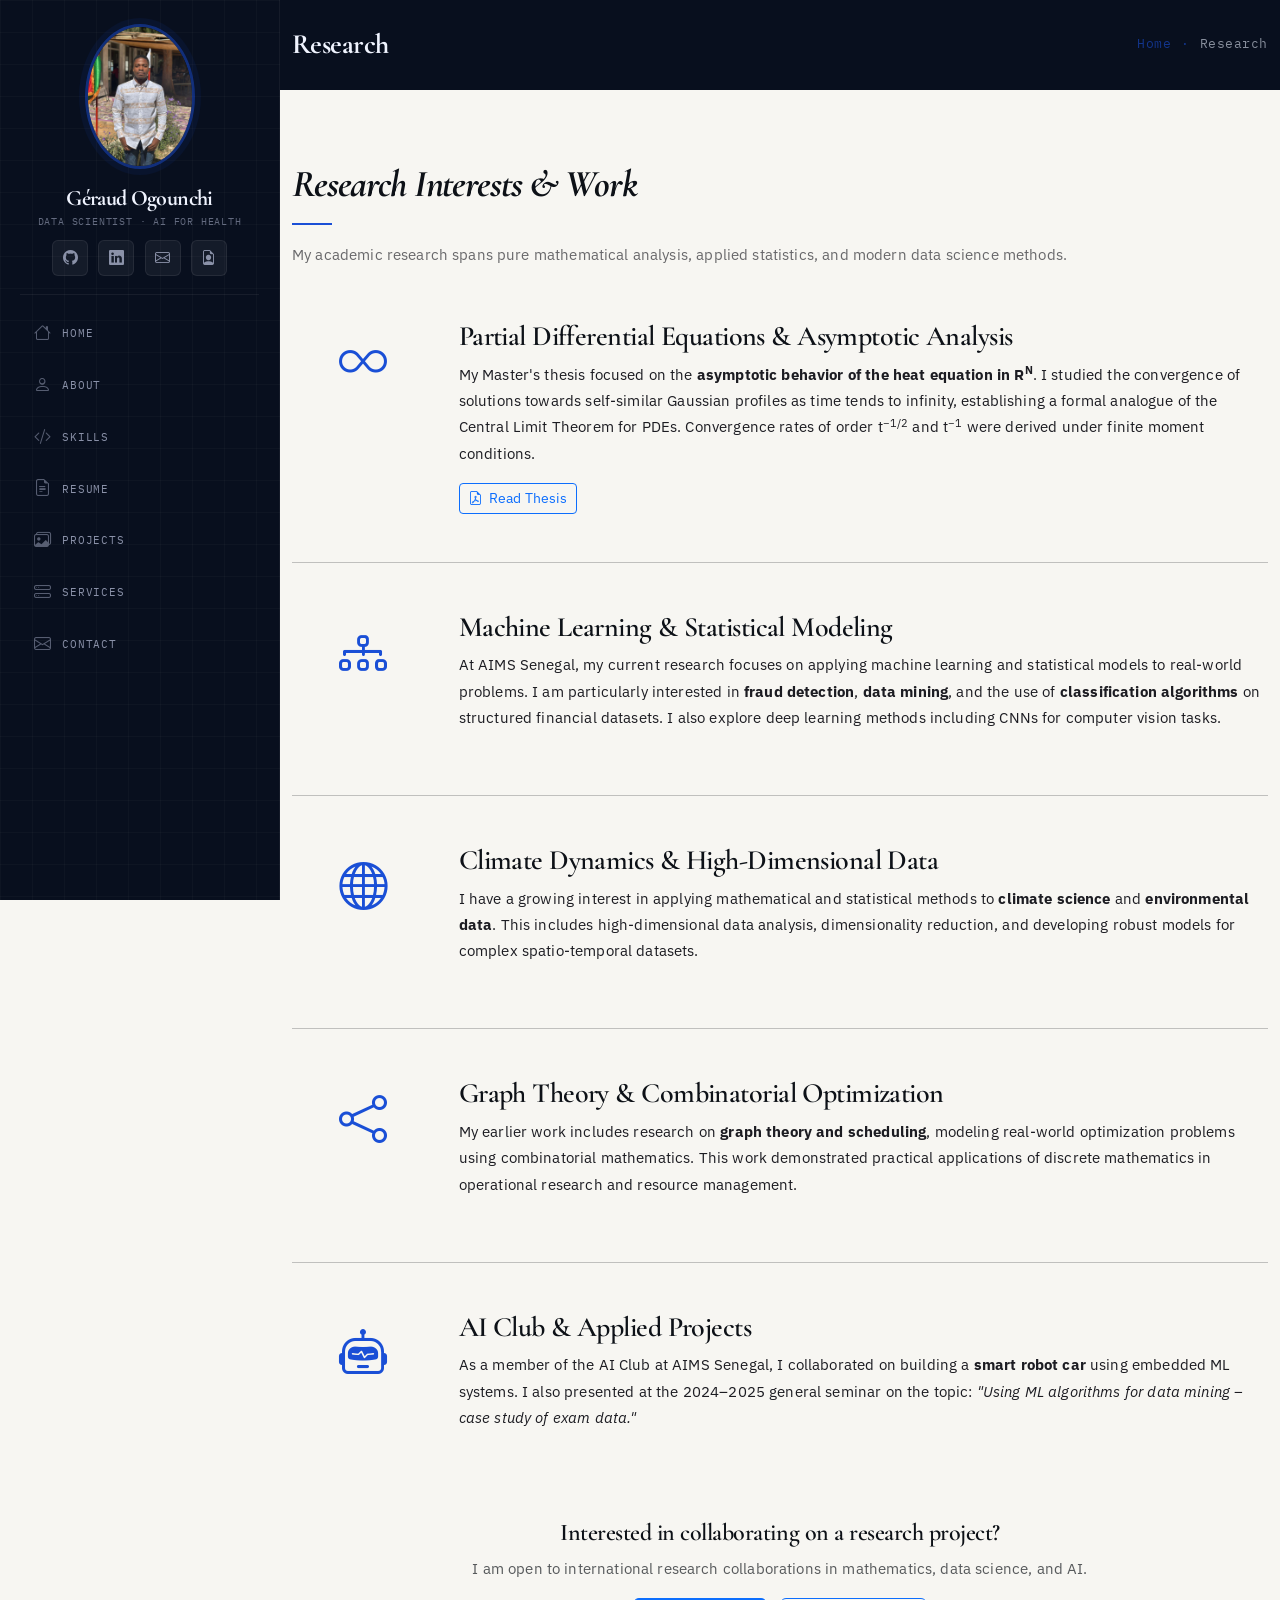
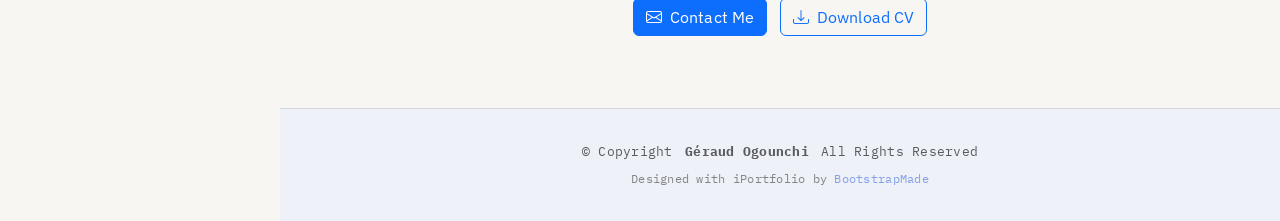
<file: starter-page.html>
<!DOCTYPE html>
<html lang="en">

<head>
  <meta charset="utf-8">
  <meta content="width=device-width, initial-scale=1.0" name="viewport">
  <title>Research – Géraud Ogounchi</title>
  <meta content="Research interests and academic background of Géraud Badélé Ogounchi" name="description">
  <meta content="mathematics, data science, research, heat equation, machine learning" name="keywords">

  <!-- Favicons -->
  <link href="assets/img/favicon.png" rel="icon">
  <link href="assets/img/apple-touch-icon.png" rel="apple-touch-icon">

  <!-- Fonts -->
  <link href="https://fonts.googleapis.com" rel="preconnect">
  <link href="https://fonts.gstatic.com" rel="preconnect" crossorigin>
  <link href="https://fonts.googleapis.com/css2?family=Roboto:ital,wght@0,100;0,300;0,400;0,500;0,700;0,900&family=Poppins:ital,wght@0,100;0,300;0,400;0,500;0,600;0,700;0,800;0,900&family=Raleway:ital,wght@0,100;0,300;0,400;0,500;0,600;0,700;0,800;0,900&display=swap" rel="stylesheet">

  <!-- Vendor CSS Files -->
  <link href="assets/vendor/bootstrap/css/bootstrap.min.css" rel="stylesheet">
  <link href="assets/vendor/bootstrap-icons/bootstrap-icons.css" rel="stylesheet">
  <link href="assets/vendor/aos/aos.css" rel="stylesheet">
  <link href="assets/vendor/glightbox/css/glightbox.min.css" rel="stylesheet">
  <link href="assets/vendor/swiper/swiper-bundle.min.css" rel="stylesheet">

  <!-- Main CSS File -->
  <link href="assets/css/main.css" rel="stylesheet">
</head>

<body class="starter-page-page">

  <header id="header" class="header dark-background d-flex flex-column">
    <i class="header-toggle d-xl-none bi bi-list"></i>

    <div class="profile-img">
      <img src="photo.jpeg" alt="Géraud Ogounchi" class="img-fluid rounded-circle">
    </div>

    <a href="index.html" class="logo d-flex align-items-center justify-content-center">
      <h1 class="sitename">Géraud Ogounchi</h1>
    </a>

    <div class="social-links text-center">
      <a href="https://github.com/Ogoun09gerbad" class="github" target="_blank"><i class="bi bi-github"></i></a>
      <a href="https://www.linkedin.com/in/gerogounchi2000" class="linkedin" target="_blank"><i class="bi bi-linkedin"></i></a>
      <a href="mailto:ogounchigeraud@gmail.com" class="email"><i class="bi bi-envelope"></i></a>
      <a href="CV_Geraud.pdf" target="_blank" title="Download CV"><i class="bi bi-file-earmark-person"></i></a>
    </div>

    <nav id="navmenu" class="navmenu">
      <ul>
        <li><a href="index.html"><i class="bi bi-house navicon"></i> Home</a></li>
        <li><a href="index.html#about"><i class="bi bi-person navicon"></i> About</a></li>
        <li><a href="index.html#skills"><i class="bi bi-code-slash navicon"></i> Skills</a></li>
        <li><a href="index.html#resume"><i class="bi bi-file-earmark-text navicon"></i> Resume</a></li>
        <li><a href="index.html#portfolio"><i class="bi bi-images navicon"></i> Projects</a></li>
        <li><a href="index.html#services"><i class="bi bi-hdd-stack navicon"></i> Services</a></li>
        <li><a href="index.html#contact"><i class="bi bi-envelope navicon"></i> Contact</a></li>
      </ul>
    </nav>

  </header>

  <main class="main">

    <!-- Page Title -->
    <div class="page-title dark-background">
      <div class="container d-lg-flex justify-content-between align-items-center">
        <h1 class="mb-2 mb-lg-0">Research</h1>
        <nav class="breadcrumbs">
          <ol>
            <li><a href="index.html">Home</a></li>
            <li class="current">Research</li>
          </ol>
        </nav>
      </div>
    </div>

    <!-- Research Section -->
    <section id="starter-section" class="starter-section section">

      <div class="container section-title" data-aos="fade-up">
        <h2>Research Interests &amp; Work</h2>
        <p>My academic research spans pure mathematical analysis, applied statistics, and modern data science methods.</p>
      </div>

      <div class="container" data-aos="fade-up">

        <!-- Research Interest 1 -->
        <div class="row gy-4 mb-5">
          <div class="col-lg-2 text-center" data-aos="fade-right">
            <i class="bi bi-infinity" style="font-size: 3rem; color: var(--accent-color);"></i>
          </div>
          <div class="col-lg-10" data-aos="fade-left">
            <h3>Partial Differential Equations &amp; Asymptotic Analysis</h3>
            <p>
              My Master's thesis focused on the <strong>asymptotic behavior of the heat equation in R<sup>N</sup></strong>. I studied the convergence of solutions towards self-similar Gaussian profiles as time tends to infinity, establishing a formal analogue of the Central Limit Theorem for PDEs. Convergence rates of order t<sup>−1/2</sup> and t<sup>−1</sup> were derived under finite moment conditions.
            </p>
            <a href="Master_Thesis_Geraud.pdf" target="_blank" class="btn btn-sm btn-outline-primary">
              <i class="bi bi-file-earmark-pdf me-1"></i> Read Thesis
            </a>
          </div>
        </div>

        <hr>

        <!-- Research Interest 2 -->
        <div class="row gy-4 mb-5 mt-4">
          <div class="col-lg-2 text-center" data-aos="fade-right">
            <i class="bi bi-diagram-3" style="font-size: 3rem; color: var(--accent-color);"></i>
          </div>
          <div class="col-lg-10" data-aos="fade-left">
            <h3>Machine Learning &amp; Statistical Modeling</h3>
            <p>
              At AIMS Senegal, my current research focuses on applying machine learning and statistical models to real-world problems. I am particularly interested in <strong>fraud detection</strong>, <strong>data mining</strong>, and the use of <strong>classification algorithms</strong> on structured financial datasets. I also explore deep learning methods including CNNs for computer vision tasks.
            </p>
          </div>
        </div>

        <hr>

        <!-- Research Interest 3 -->
        <div class="row gy-4 mb-5 mt-4">
          <div class="col-lg-2 text-center" data-aos="fade-right">
            <i class="bi bi-globe" style="font-size: 3rem; color: var(--accent-color);"></i>
          </div>
          <div class="col-lg-10" data-aos="fade-left">
            <h3>Climate Dynamics &amp; High-Dimensional Data</h3>
            <p>
              I have a growing interest in applying mathematical and statistical methods to <strong>climate science</strong> and <strong>environmental data</strong>. This includes high-dimensional data analysis, dimensionality reduction, and developing robust models for complex spatio-temporal datasets.
            </p>
          </div>
        </div>

        <hr>

        <!-- Research Interest 4 -->
        <div class="row gy-4 mb-5 mt-4">
          <div class="col-lg-2 text-center" data-aos="fade-right">
            <i class="bi bi-share" style="font-size: 3rem; color: var(--accent-color);"></i>
          </div>
          <div class="col-lg-10" data-aos="fade-left">
            <h3>Graph Theory &amp; Combinatorial Optimization</h3>
            <p>
              My earlier work includes research on <strong>graph theory and scheduling</strong>, modeling real-world optimization problems using combinatorial mathematics. This work demonstrated practical applications of discrete mathematics in operational research and resource management.
            </p>
          </div>
        </div>

        <hr>

        <!-- Extracurricular -->
        <div class="row gy-4 mt-4">
          <div class="col-lg-2 text-center" data-aos="fade-right">
            <i class="bi bi-robot" style="font-size: 3rem; color: var(--accent-color);"></i>
          </div>
          <div class="col-lg-10" data-aos="fade-left">
            <h3>AI Club &amp; Applied Projects</h3>
            <p>
              As a member of the AI Club at AIMS Senegal, I collaborated on building a <strong>smart robot car</strong> using embedded ML systems. I also presented at the 2024–2025 general seminar on the topic: <em>"Using ML algorithms for data mining – case study of exam data."</em>
            </p>
          </div>
        </div>

        <!-- CTA -->
        <div class="text-center mt-5 pt-4" data-aos="fade-up">
          <h4>Interested in collaborating on a research project?</h4>
          <p class="text-muted">I am open to international research collaborations in mathematics, data science, and AI.</p>
          <a href="index.html#contact" class="btn btn-primary me-2">
            <i class="bi bi-envelope me-1"></i> Contact Me
          </a>
          <a href="CV_Geraud.pdf" target="_blank" class="btn btn-outline-primary">
            <i class="bi bi-download me-1"></i> Download CV
          </a>
        </div>

      </div>

    </section>

  </main>

  <footer id="footer" class="footer position-relative light-background">
    <div class="container">
      <div class="copyright text-center">
        <p>© <span>Copyright</span> <strong class="px-1 sitename">Géraud Ogounchi</strong> <span>All Rights Reserved</span></p>
      </div>
      <div class="credits">Designed with iPortfolio by <a href="https://bootstrapmade.com/">BootstrapMade</a></div>
    </div>
  </footer>

  <a href="#" id="scroll-top" class="scroll-top d-flex align-items-center justify-content-center"><i class="bi bi-arrow-up-short"></i></a>
  <div id="preloader"></div>

  <script src="assets/vendor/bootstrap/js/bootstrap.bundle.min.js"></script>
  <script src="assets/vendor/php-email-form/validate.js"></script>
  <script src="assets/vendor/aos/aos.js"></script>
  <script src="assets/vendor/typed.js/typed.umd.js"></script>
  <script src="assets/vendor/purecounter/purecounter_vanilla.js"></script>
  <script src="assets/vendor/waypoints/noframework.waypoints.js"></script>
  <script src="assets/vendor/glightbox/js/glightbox.min.js"></script>
  <script src="assets/vendor/imagesloaded/imagesloaded.pkgd.min.js"></script>
  <script src="assets/vendor/isotope-layout/isotope.pkgd.min.js"></script>
  <script src="assets/vendor/swiper/swiper-bundle.min.js"></script>
  <script src="assets/js/main.js"></script>

</body>
</html>
</file>
<file: assets/css/main.css>
/**
 * Portfolio — Data Scientist · Mathematician
 * Aesthetic: Academic precision meets modern data science
 * Fonts: Cormorant Garamond (headings) · IBM Plex Sans (body) · IBM Plex Mono (nav/code)
 */

@import url('https://fonts.googleapis.com/css2?family=Cormorant+Garamond:ital,wght@0,400;0,600;0,700;1,400&family=IBM+Plex+Sans:wght@300;400;500;600&family=IBM+Plex+Mono:wght@400;500&display=swap');

/*--------------------------------------------------------------
# Font & Color Variables
--------------------------------------------------------------*/
:root {
  --default-font: "IBM Plex Sans", "Helvetica Neue", Arial, sans-serif;
  --heading-font: "Cormorant Garamond", Georgia, serif;
  --nav-font: "IBM Plex Mono", "Courier New", monospace;
}

:root {
  --background-color: #f7f6f2;
  --default-color: #1c1c22;
  --heading-color: #0d1117;
  --accent-color: #1a4fd6;
  --surface-color: #ffffff;
  --contrast-color: #ffffff;
}

:root {
  --nav-color: #8a91a8;
  --nav-hover-color: #ffffff;
  --nav-mobile-background-color: #080f1e;
  --nav-dropdown-background-color: #080f1e;
  --nav-dropdown-color: #8a91a8;
  --nav-dropdown-hover-color: #ffffff;
}

.light-background {
  --background-color: #eef1f7;
  --surface-color: #ffffff;
}

.dark-background {
  --background-color: #080f1e;
  --default-color: #dce3f0;
  --heading-color: #f0f4ff;
  --surface-color: #0f1a2e;
  --contrast-color: #ffffff;
}

:root {
  scroll-behavior: smooth;
}

/*--------------------------------------------------------------
# General Styling
--------------------------------------------------------------*/
body {
  color: var(--default-color);
  background-color: var(--background-color);
  font-family: var(--default-font);
  font-size: 15px;
  line-height: 1.75;
  font-weight: 400;
  letter-spacing: 0.01em;
}

a {
  color: var(--accent-color);
  text-decoration: none;
  transition: color 0.25s ease, opacity 0.25s ease;
}

a:hover {
  color: color-mix(in srgb, var(--accent-color), transparent 20%);
}

h1, h2, h3, h4, h5, h6 {
  color: var(--heading-color);
  font-family: var(--heading-font);
  font-weight: 600;
  letter-spacing: -0.02em;
  line-height: 1.2;
}

/*--------------------------------------------------------------
# PHP Email Form
--------------------------------------------------------------*/
.php-email-form .error-message {
  display: none;
  background: #c0392b;
  color: #fff;
  text-align: left;
  padding: 14px 18px;
  margin-bottom: 24px;
  font-size: 14px;
  font-weight: 500;
  border-radius: 4px;
}

.php-email-form .sent-message {
  display: none;
  color: #fff;
  background: #16a085;
  text-align: center;
  padding: 14px 18px;
  margin-bottom: 24px;
  font-size: 14px;
  font-weight: 500;
  border-radius: 4px;
}

.php-email-form .loading {
  display: none;
  background: var(--surface-color);
  text-align: center;
  padding: 15px;
  margin-bottom: 24px;
}

.php-email-form .loading:before {
  content: "";
  display: inline-block;
  border-radius: 50%;
  width: 22px;
  height: 22px;
  margin: 0 10px -5px 0;
  border: 2px solid var(--accent-color);
  border-top-color: transparent;
  animation: php-email-form-loading 0.8s linear infinite;
}

@keyframes php-email-form-loading {
  to { transform: rotate(360deg); }
}

/*--------------------------------------------------------------
# Global Header — Deep Navy Sidebar
--------------------------------------------------------------*/
.header {
  color: var(--default-color);
  background-color: #080f1e;
  position: fixed;
  top: 0;
  left: 0;
  bottom: 0;
  padding: 0 20px;
  width: 280px;
  transition: all 0.35s cubic-bezier(0.4, 0, 0.2, 1);
  overflow-y: auto;
  z-index: 997;
  border-right: 1px solid rgba(255, 255, 255, 0.05);

  /* Subtle grid texture — mathematical graph paper feel */
  background-image:
    linear-gradient(rgba(255,255,255,0.025) 1px, transparent 1px),
    linear-gradient(90deg, rgba(255,255,255,0.025) 1px, transparent 1px);
  background-size: 32px 32px;
}

/* Scrollbar styling for sidebar */
.header::-webkit-scrollbar { width: 4px; }
.header::-webkit-scrollbar-track { background: transparent; }
.header::-webkit-scrollbar-thumb { background: rgba(255,255,255,0.1); border-radius: 2px; }

.header .profile-img img {
  margin: 24px auto 16px;
  display: block;
  width: 110px;
  border-radius: 50%;
  border: 3px solid rgba(26, 79, 214, 0.5);
  box-shadow: 0 0 0 6px rgba(26, 79, 214, 0.08);
  transition: box-shadow 0.3s ease;
}

.header .profile-img img:hover {
  box-shadow: 0 0 0 8px rgba(26, 79, 214, 0.18);
}

.header .logo {
  line-height: 1;
  margin-bottom: 12px;
  text-align: center;
}

.header .logo h1 {
  font-family: var(--heading-font);
  font-size: 22px;
  font-weight: 700;
  color: #f0f4ff;
  letter-spacing: -0.03em;
  margin: 0;
}

/* Subtitle under name */
.header .logo h1::after {
  content: "Data Scientist · AI for Health";
  display: block;
  font-family: var(--nav-font);
  font-size: 10px;
  font-weight: 400;
  color: rgba(138, 145, 168, 0.7);
  letter-spacing: 0.08em;
  text-transform: uppercase;
  margin-top: 5px;
}

.header .social-links {
  margin: 0 0 18px 0;
  text-align: center;
}

.header .social-links a {
  font-size: 15px;
  display: inline-flex;
  align-items: center;
  justify-content: center;
  background: rgba(255, 255, 255, 0.05);
  color: #8a91a8;
  margin: 0 3px;
  border-radius: 6px;
  width: 36px;
  height: 36px;
  transition: all 0.25s ease;
  border: 1px solid rgba(255, 255, 255, 0.07);
}

.header .social-links a:hover {
  color: #ffffff;
  background: var(--accent-color);
  border-color: var(--accent-color);
  transform: translateY(-2px);
  box-shadow: 0 4px 12px rgba(26, 79, 214, 0.35);
}

@media (min-width: 1200px) {
  .header ~ main,
  .header ~ #footer {
    margin-left: 280px;
  }
}

@media (max-width: 1199px) {
  .header { left: -100%; }
}

.header.header-show { left: 0; }

.header .header-toggle {
  color: #ffffff;
  background-color: var(--accent-color);
  font-size: 20px;
  display: flex;
  align-items: center;
  justify-content: center;
  width: 38px;
  height: 38px;
  border-radius: 8px;
  cursor: pointer;
  position: fixed;
  top: 16px;
  right: 16px;
  z-index: 9999;
  transition: all 0.25s ease;
  box-shadow: 0 2px 12px rgba(26, 79, 214, 0.4);
}

.header .header-toggle:hover {
  background-color: color-mix(in srgb, var(--accent-color), #000 15%);
  box-shadow: 0 4px 18px rgba(26, 79, 214, 0.5);
}

/*--------------------------------------------------------------
# Navigation Menu
--------------------------------------------------------------*/
.mobile-nav-toggle { display: none; }

.navmenu { padding: 0; z-index: 9997; }

.navmenu ul {
  list-style: none;
  padding: 0 0 24px 0;
  margin: 0;
}

.navmenu a,
.navmenu a:focus {
  color: var(--nav-color);
  padding: 10px 14px;
  font-family: var(--nav-font);
  font-size: 11px;
  font-weight: 400;
  letter-spacing: 0.08em;
  text-transform: uppercase;
  display: flex;
  align-items: center;
  white-space: nowrap;
  transition: all 0.2s ease;
  width: 100%;
  border-radius: 6px;
  margin-bottom: 2px;
}

.navmenu a .navicon,
.navmenu a:focus .navicon {
  font-size: 17px;
  margin-right: 10px;
  opacity: 0.6;
  transition: opacity 0.2s ease;
}

/* Active indicator — left accent line */
.navmenu a:hover,
.navmenu .active,
.navmenu .active:focus {
  color: var(--nav-hover-color);
  background: rgba(26, 79, 214, 0.12);
  padding-left: 18px;
}

.navmenu a:hover .navicon,
.navmenu .active .navicon,
.navmenu .active:focus .navicon {
  color: var(--accent-color);
  opacity: 1;
}

/* Active left border pill */
.navmenu .active::before,
.navmenu .active:focus::before {
  content: "";
  position: absolute;
  left: 0;
  width: 3px;
  height: 20px;
  background: var(--accent-color);
  border-radius: 0 2px 2px 0;
}

.navmenu a { position: relative; }

/* Dropdown */
.navmenu .dropdown { display: block; }

.navmenu .dropdown a,
.navmenu .dropdown a:focus { color: var(--nav-dropdown-color); }

.navmenu .dropdown a:hover,
.navmenu .dropdown .active,
.navmenu .dropdown .active:focus { color: var(--nav-dropdown-hover-color); }

.navmenu .dropdown ul {
  position: static;
  display: none;
  z-index: 99;
  padding: 4px 10px;
  margin: 4px 10px;
  background-color: rgba(8, 15, 30, 0.7);
  border: 1px solid rgba(255, 255, 255, 0.06);
  border-radius: 8px;
  transition: all 0.3s ease;
}

.navmenu .dropdown > .dropdown-active {
  display: block;
  background-color: rgba(255, 255, 255, 0.02);
}

.navmenu a .toggle-dropdown,
.navmenu a:focus .toggle-dropdown {
  font-size: 11px;
  margin-left: auto;
  width: 26px;
  height: 26px;
  display: flex;
  align-items: center;
  justify-content: center;
  border-radius: 4px;
  transition: all 0.25s ease;
  flex-shrink: 0;
  background-color: rgba(26, 79, 214, 0.15);
  color: var(--accent-color);
}

.navmenu a .toggle-dropdown:hover {
  background-color: var(--accent-color);
  color: #ffffff;
}

.navmenu .active .toggle-dropdown,
.navmenu .active:focus .toggle-dropdown {
  background-color: var(--accent-color);
  color: #ffffff;
  transform: rotate(180deg);
}

/* Divider above nav */
.navmenu ul::before {
  content: "";
  display: block;
  height: 1px;
  background: rgba(255, 255, 255, 0.06);
  margin-bottom: 14px;
}

/*--------------------------------------------------------------
# Global Footer
--------------------------------------------------------------*/
.footer {
  color: var(--default-color);
  background-color: var(--background-color);
  font-size: 13px;
  padding: 32px 0;
  position: relative;
  border-top: 1px solid color-mix(in srgb, var(--default-color), transparent 88%);
  font-family: var(--nav-font);
  letter-spacing: 0.02em;
}

.footer .copyright p { margin-bottom: 0; opacity: 0.7; }
.footer .credits { margin-top: 4px; font-size: 12px; text-align: center; opacity: 0.5; }

/*--------------------------------------------------------------
# Preloader
--------------------------------------------------------------*/
#preloader {
  position: fixed;
  inset: 0;
  z-index: 999999;
  overflow: hidden;
  background: #080f1e;
  transition: all 0.5s ease-out;
}

#preloader:before {
  content: "";
  position: fixed;
  top: calc(50% - 24px);
  left: calc(50% - 24px);
  border: 2px solid rgba(26, 79, 214, 0.2);
  border-top-color: var(--accent-color);
  border-radius: 50%;
  width: 48px;
  height: 48px;
  animation: animate-preloader 0.7s linear infinite;
}

@keyframes animate-preloader {
  to { transform: rotate(360deg); }
}

/*--------------------------------------------------------------
# Scroll Top Button
--------------------------------------------------------------*/
.scroll-top {
  position: fixed;
  visibility: hidden;
  opacity: 0;
  right: 20px;
  bottom: -15px;
  z-index: 99999;
  background-color: var(--accent-color);
  width: 40px;
  height: 40px;
  border-radius: 8px;
  transition: all 0.35s cubic-bezier(0.4, 0, 0.2, 1);
  box-shadow: 0 2px 12px rgba(26, 79, 214, 0.4);
}

.scroll-top i {
  font-size: 20px;
  color: #ffffff;
  line-height: 0;
}

.scroll-top:hover {
  background-color: color-mix(in srgb, var(--accent-color), #000 15%);
  transform: translateY(-2px);
  box-shadow: 0 6px 20px rgba(26, 79, 214, 0.5);
}

.scroll-top.active {
  visibility: visible;
  opacity: 1;
  bottom: 20px;
}

/*--------------------------------------------------------------
# Mobile AOS
--------------------------------------------------------------*/
@media screen and (max-width: 768px) {
  [data-aos-delay] { transition-delay: 0 !important; }
}

/*--------------------------------------------------------------
# Page Titles & Breadcrumbs
--------------------------------------------------------------*/
.page-title {
  color: var(--default-color);
  background-color: var(--background-color);
  padding: 28px 0;
  position: relative;
}

.page-title h1 {
  font-size: 28px;
  font-weight: 700;
  font-family: var(--heading-font);
}

.page-title .breadcrumbs ol {
  display: flex;
  flex-wrap: wrap;
  list-style: none;
  padding: 0;
  margin: 0;
  font-size: 13px;
  font-family: var(--nav-font);
  letter-spacing: 0.04em;
  opacity: 0.6;
}

.page-title .breadcrumbs ol li + li { padding-left: 10px; }

.page-title .breadcrumbs ol li + li::before {
  content: "·";
  display: inline-block;
  padding-right: 10px;
  color: var(--accent-color);
}

/*--------------------------------------------------------------
# Global Sections
--------------------------------------------------------------*/
section,
.section {
  color: var(--default-color);
  background-color: var(--background-color);
  padding: 72px 0;
  overflow: clip;
}

/*--------------------------------------------------------------
# Section Titles
--------------------------------------------------------------*/
.section-title {
  padding-bottom: 52px;
  position: relative;
}

.section-title h2 {
  font-size: 38px;
  font-weight: 700;
  margin-bottom: 16px;
  padding-bottom: 18px;
  position: relative;
  font-style: italic;
  letter-spacing: -0.03em;
}

/* Accent underline */
.section-title h2:after {
  content: "";
  position: absolute;
  display: block;
  width: 40px;
  height: 2px;
  background: var(--accent-color);
  left: 0;
  bottom: 0;
}

.section-title p {
  margin-bottom: 0;
  font-size: 15px;
  color: color-mix(in srgb, var(--default-color), transparent 35%);
  line-height: 1.8;
}

/*--------------------------------------------------------------
# Hero Section
--------------------------------------------------------------*/
.hero {
  width: 100%;
  min-height: 100vh;
  position: relative;
  padding: 80px 0;
  display: flex;
  align-items: center;
  justify-content: center;
}

.hero img {
  position: absolute;
  inset: 0;
  display: block;
  width: 100%;
  height: 100%;
  object-fit: cover;
  z-index: 1;
}

.hero:before {
  content: "";
  background-color: color-mix(in srgb, var(--background-color), transparent 60%);
  position: absolute;
  inset: 0;
  z-index: 2;
}

/* Subtle mathematical grid — precision aesthetic */
.hero:after {
  content: "";
  position: absolute;
  inset: 0;
  z-index: 2;
  background-image:
    linear-gradient(rgba(26,79,214,0.045) 1px, transparent 1px),
    linear-gradient(90deg, rgba(26,79,214,0.045) 1px, transparent 1px);
  background-size: 56px 56px;
  pointer-events: none;
}

.hero .container { position: relative; z-index: 3; }

.hero h2 {
  margin: 0;
  font-size: 62px;
  font-weight: 700;
  letter-spacing: -0.04em;
  font-style: italic;
  line-height: 1.05;
}

.hero p {
  margin: 10px 0 0 0;
  font-size: 20px;
  font-family: var(--nav-font);
  font-weight: 300;
  letter-spacing: 0.04em;
  color: color-mix(in srgb, var(--default-color), transparent 25%);
}

.hero p span {
  letter-spacing: 0.04em;
  border-bottom: 1.5px solid var(--accent-color);
  padding-bottom: 2px;
}

.hero .social-links {
  margin-top: 28px;
}

.hero .social-links a {
  font-size: 20px;
  display: inline-flex;
  align-items: center;
  justify-content: center;
  width: 42px;
  height: 42px;
  border-radius: 8px;
  border: 1px solid color-mix(in srgb, var(--default-color), transparent 75%);
  color: color-mix(in srgb, var(--default-color), transparent 40%);
  margin-right: 10px;
  transition: all 0.25s ease;
}

.hero .social-links a:hover {
  color: var(--accent-color);
  border-color: var(--accent-color);
  background: rgba(26, 79, 214, 0.06);
  transform: translateY(-2px);
}

@media (max-width: 768px) {
  .hero h2 { font-size: 36px; }
  .hero p { font-size: 16px; }
}

/*--------------------------------------------------------------
# About Section
--------------------------------------------------------------*/
.about .content h2 {
  font-weight: 700;
  font-size: 26px;
  font-style: italic;
  margin-bottom: 20px;
}

.about .content ul {
  list-style: none;
  padding: 0;
}

.about .content ul li {
  margin-bottom: 14px;
  display: flex;
  align-items: flex-start;
  font-size: 14px;
}

.about .content ul strong {
  margin-right: 8px;
  font-family: var(--nav-font);
  font-size: 11px;
  letter-spacing: 0.06em;
  text-transform: uppercase;
  color: color-mix(in srgb, var(--default-color), transparent 30%);
  white-space: nowrap;
  min-width: 80px;
}

.about .content ul i {
  font-size: 14px;
  margin-right: 8px;
  color: var(--accent-color);
  line-height: 1.6;
  flex-shrink: 0;
}

/*--------------------------------------------------------------
# Stats Section
--------------------------------------------------------------*/
.stats .stats-item {
  padding: 28px 24px;
  width: 100%;
  border-left: 2px solid var(--accent-color);
  background: var(--surface-color);
  border-radius: 0 8px 8px 0;
  transition: all 0.25s ease;
}

.stats .stats-item:hover {
  transform: translateX(4px);
  box-shadow: -4px 0 0 0 var(--accent-color);
}

.stats .stats-item i {
  color: var(--accent-color);
  display: block;
  font-size: 36px;
  float: left;
  line-height: 0;
  opacity: 0.7;
}

.stats .stats-item .purecounter {
  color: var(--heading-color);
  font-size: 44px;
  line-height: 1;
  display: block;
  font-weight: 600;
  font-family: var(--heading-font);
  margin-left: 52px;
}

.stats .stats-item p {
  color: color-mix(in srgb, var(--default-color), transparent 45%);
  padding: 8px 0 0 0;
  margin: 0 0 0 52px;
  font-family: var(--nav-font);
  font-size: 11px;
  letter-spacing: 0.08em;
  text-transform: uppercase;
}

/*--------------------------------------------------------------
# Skills Section — Refined Progress Bars
--------------------------------------------------------------*/
.skills .progress {
  height: 56px;
  display: block;
  background: none;
  border-radius: 0;
  margin-bottom: 6px;
}

.skills .progress .skill {
  color: var(--heading-color);
  padding: 0;
  margin: 0 0 8px 0;
  text-transform: uppercase;
  display: block;
  font-weight: 500;
  font-family: var(--nav-font);
  font-size: 11px;
  letter-spacing: 0.08em;
}

.skills .progress .skill .val {
  float: right;
  font-style: normal;
  color: var(--accent-color);
  font-weight: 500;
}

.skills .progress-bar-wrap {
  background: color-mix(in srgb, var(--default-color), transparent 92%);
  height: 4px;
  border-radius: 2px;
  overflow: visible;
  position: relative;
}

.skills .progress-bar {
  width: 1px;
  height: 4px;
  transition: width 1.2s cubic-bezier(0.4, 0, 0.2, 1);
  background: linear-gradient(90deg, var(--accent-color), #4d8aff);
  border-radius: 2px;
  position: relative;
}

/* Tick mark at the end of the bar */
.skills .progress-bar::after {
  content: "";
  position: absolute;
  right: -1px;
  top: -4px;
  width: 2px;
  height: 12px;
  background: var(--accent-color);
  border-radius: 1px;
}

/*--------------------------------------------------------------
# Resume Section — Clean Timeline
--------------------------------------------------------------*/
.resume .resume-title {
  color: var(--heading-color);
  font-size: 22px;
  font-weight: 700;
  font-style: italic;
  font-family: var(--heading-font);
  margin-top: 32px;
  margin-bottom: 24px;
  padding-bottom: 10px;
  border-bottom: 1px solid color-mix(in srgb, var(--default-color), transparent 88%);
}

.resume .resume-item {
  padding: 0 0 28px 24px;
  margin-top: -2px;
  border-left: 1px solid color-mix(in srgb, var(--accent-color), transparent 55%);
  position: relative;
}

.resume .resume-item h4 {
  line-height: 1.3;
  font-size: 16px;
  font-weight: 600;
  text-transform: uppercase;
  color: var(--default-color);
  margin-bottom: 6px;
  font-family: var(--nav-font);
  letter-spacing: 0.04em;
  font-size: 12px;
}

.resume .resume-item h5 {
  font-size: 13px;
  padding: 4px 12px;
  display: inline-block;
  font-weight: 500;
  margin-bottom: 10px;
  font-family: var(--nav-font);
  background: rgba(26, 79, 214, 0.07);
  color: var(--accent-color);
  border-radius: 4px;
  letter-spacing: 0.02em;
  border: 1px solid rgba(26, 79, 214, 0.15);
}

.resume .resume-item ul {
  padding-left: 16px;
  font-size: 14px;
}

.resume .resume-item ul li {
  padding-bottom: 8px;
  color: color-mix(in srgb, var(--default-color), transparent 20%);
  line-height: 1.65;
}

.resume .resume-item:last-child { padding-bottom: 0; }

/* Dot on timeline */
.resume .resume-item::before {
  content: "";
  position: absolute;
  width: 10px;
  height: 10px;
  border-radius: 50%;
  left: -5.5px;
  top: 3px;
  background: var(--surface-color);
  border: 2px solid var(--accent-color);
  transition: background 0.2s ease;
}

.resume .resume-item:hover::before {
  background: var(--accent-color);
}

/* Column separator on desktop */
@media (min-width: 992px) {
  .resume .resume-col-left {
    border-right: 1px solid color-mix(in srgb, var(--default-color), transparent 91%);
    padding-right: 48px;
  }
  .resume .resume-col-right {
    padding-left: 48px;
  }
}

/* Resume section CV CTA */
.resume .resume-cta {
  margin-top: 48px;
  padding-top: 36px;
  border-top: 1px solid color-mix(in srgb, var(--default-color), transparent 91%);
}

.resume .resume-cta-label {
  font-family: var(--nav-font);
  font-size: 11px;
  letter-spacing: 0.09em;
  text-transform: uppercase;
  color: color-mix(in srgb, var(--default-color), transparent 50%);
  margin-bottom: 16px;
}

/*--------------------------------------------------------------
# Portfolio Section — Professional Card Design
--------------------------------------------------------------*/

/* ── Filter pills ── */
.portfolio .portfolio-filters {
  padding: 0;
  margin: 0 auto 36px auto;
  list-style: none;
  text-align: center;
  font-family: var(--nav-font);
  display: flex;
  flex-wrap: wrap;
  justify-content: center;
  gap: 8px;
}

.portfolio .portfolio-filters li {
  cursor: pointer;
  display: inline-flex;
  align-items: center;
  padding: 7px 18px;
  font-size: 11px;
  font-weight: 500;
  text-transform: uppercase;
  letter-spacing: 0.09em;
  border-radius: 24px;
  border: 1px solid color-mix(in srgb, var(--default-color), transparent 82%);
  color: color-mix(in srgb, var(--default-color), transparent 30%);
  background: transparent;
  transition: all 0.22s ease;
}

.portfolio .portfolio-filters li:hover {
  color: var(--accent-color);
  border-color: var(--accent-color);
  background: rgba(26,79,214,0.05);
}

.portfolio .portfolio-filters li.filter-active {
  color: #fff;
  border-color: var(--accent-color);
  background: var(--accent-color);
  box-shadow: 0 4px 14px rgba(26,79,214,0.3);
}

/* ── Card shell ── */
.pcard {
  background: var(--surface-color);
  border-radius: 14px;
  overflow: hidden;
  border: 1px solid color-mix(in srgb, var(--default-color), transparent 90%);
  transition: all 0.32s cubic-bezier(0.4, 0, 0.2, 1);
  display: flex;
  flex-direction: column;
  height: 100%;
  box-shadow: 0 2px 14px rgba(0,0,0,0.04);
}

.pcard:hover {
  transform: translateY(-7px);
  box-shadow: 0 24px 52px rgba(0,0,0,0.13);
  border-color: color-mix(in srgb, var(--default-color), transparent 78%);
}

/* ── Visual header ── */
.pcard-visual {
  height: 148px;
  position: relative;
  overflow: hidden;
  display: flex;
  align-items: flex-end;
  padding: 0 18px 16px;
}

.pcard-ring {
  position: absolute;
  border-radius: 50%;
  pointer-events: none;
}
.pcard-ring-1 {
  width: 180px; height: 180px;
  top: -70px; left: -50px;
  border: 1.5px solid rgba(255,255,255,0.11);
}
.pcard-ring-2 {
  width: 110px; height: 110px;
  bottom: -35px; right: 14px;
  background: rgba(255,255,255,0.05);
}
.pcard-ring-3 {
  width: 56px; height: 56px;
  top: 18px; right: 56px;
  border: 1.5px solid rgba(255,255,255,0.09);
}

.pcard-bg-icon {
  position: absolute;
  bottom: -14px;
  right: -6px;
  font-size: 104px;
  color: rgba(255,255,255,0.08);
  line-height: 1;
  pointer-events: none;
}

.pcard-cat {
  position: relative;
  z-index: 2;
  display: inline-block;
  font-family: var(--nav-font);
  font-size: 10px;
  letter-spacing: 0.09em;
  text-transform: uppercase;
  color: rgba(255,255,255,0.9);
  background: rgba(255,255,255,0.15);
  border: 1px solid rgba(255,255,255,0.22);
  padding: 4px 11px;
  border-radius: 20px;
  backdrop-filter: blur(8px);
}

/* ── Gradient themes ── */
.pv-brain    { background: linear-gradient(135deg, #0b1d5c 0%, #1a4fd6 62%, #4d8aff 100%); }
.pv-air      { background: linear-gradient(135deg, #063a2a 0%, #0d7a5a 62%, #2dd4a8 100%); }
.pv-portopt  { background: linear-gradient(135deg, #1a1640 0%, #312e81 62%, #6366f1 100%); }
.pv-streamlit{ background: linear-gradient(135deg, #6b1b00 0%, #c2560c 62%, #fb923c 100%); }
.pv-thesis   { background: linear-gradient(135deg, #240e50 0%, #5b32b4 62%, #a78bfa 100%); }
.pv-caseg    { background: linear-gradient(135deg, #0f172a 0%, #1e293b 62%, #475569 100%); }
.pv-graph    { background: linear-gradient(135deg, #0a3d35 0%, #0e8a7a 62%, #2dd4bf 100%); }
.pv-traffic  { background: linear-gradient(135deg, #4a1d00 0%, #b45309 62%, #fbbf24 100%); }
.pv-objdet   { background: linear-gradient(135deg, #0a2d4a 0%, #0369a1 62%, #38bdf8 100%); }
.pv-dlcomp   { background: linear-gradient(135deg, #1a0e40 0%, #4338ca 62%, #818cf8 100%); }

/* ── Card body ── */
.pcard-body {
  padding: 18px 20px 16px;
  flex: 1;
  display: flex;
  flex-direction: column;
}

.pcard-title {
  font-family: var(--heading-font);
  font-size: 16px;
  font-weight: 700;
  font-style: italic;
  color: var(--heading-color);
  margin-bottom: 8px;
  line-height: 1.25;
  letter-spacing: -0.01em;
}

.pcard-desc {
  font-size: 13px;
  color: color-mix(in srgb, var(--default-color), transparent 30%);
  line-height: 1.65;
  flex: 1;
  margin-bottom: 12px;
}

/* ── Tags ── */
.pcard-tags {
  display: flex;
  flex-wrap: wrap;
  gap: 5px;
  margin-bottom: 14px;
}

.pcard-tag {
  font-family: var(--nav-font);
  font-size: 10px;
  letter-spacing: 0.04em;
  padding: 3px 8px;
  border-radius: 3px;
  background: color-mix(in srgb, var(--accent-color), transparent 93%);
  color: var(--accent-color);
  border: 1px solid color-mix(in srgb, var(--accent-color), transparent 82%);
}

/* ── Action buttons ── */
.pcard-actions {
  display: flex;
  gap: 6px;
  padding-top: 12px;
  border-top: 1px solid color-mix(in srgb, var(--default-color), transparent 92%);
  flex-wrap: wrap;
  align-items: center;
}

.pcard-btn {
  display: inline-flex;
  align-items: center;
  gap: 5px;
  padding: 6px 12px;
  border-radius: 6px;
  font-family: var(--nav-font);
  font-size: 10.5px;
  letter-spacing: 0.04em;
  font-weight: 500;
  text-decoration: none !important;
  transition: all 0.2s ease;
  border: 1px solid transparent;
  white-space: nowrap;
  line-height: 1;
}
.pcard-btn i { font-size: 12px; }

.pcard-btn-gh {
  background: #0d1117;
  color: #c9d1d9 !important;
  border-color: #30363d;
}
.pcard-btn-gh:hover {
  background: #161b22;
  color: #fff !important;
  border-color: #6e7681;
}

.pcard-btn-demo {
  background: var(--accent-color);
  color: #fff !important;
}
.pcard-btn-demo:hover { background: #1340b0; }

.pcard-btn-pdf {
  background: #312e81;
  color: #e0d9ff !important;
  border-color: #4c47a8;
}
.pcard-btn-pdf:hover { background: #24216b; }

.pcard-btn-more {
  background: transparent;
  color: color-mix(in srgb, var(--default-color), transparent 30%) !important;
  border-color: color-mix(in srgb, var(--default-color), transparent 78%);
  margin-left: auto;
}
.pcard-btn-more:hover {
  border-color: var(--accent-color);
  color: var(--accent-color) !important;
}

/* Keep old portfolio-content/portfolio-info hidden (no longer used) */
.portfolio .portfolio-content .portfolio-info { display: none; }

/*--------------------------------------------------------------
# Services Section
--------------------------------------------------------------*/
.services .service-item {
  position: relative;
  padding: 24px;
  background: var(--surface-color);
  border-radius: 8px;
  border: 1px solid color-mix(in srgb, var(--default-color), transparent 90%);
  transition: all 0.3s ease;
}

.services .service-item:hover {
  border-color: rgba(26, 79, 214, 0.3);
  box-shadow: 0 4px 24px rgba(26, 79, 214, 0.08);
  transform: translateY(-2px);
}

.services .service-item .icon {
  background: rgba(26, 79, 214, 0.07);
  display: flex;
  align-items: center;
  justify-content: center;
  width: 48px;
  height: 48px;
  border-radius: 8px;
  transition: all 0.3s ease;
  border: 1px solid rgba(26, 79, 214, 0.15);
  margin-right: 18px;
}

.services .service-item .icon i {
  color: var(--accent-color);
  font-size: 22px;
  line-height: 0;
}

.services .service-item:hover .icon {
  background: var(--accent-color);
  border-color: var(--accent-color);
}

.services .service-item:hover .icon i { color: #ffffff; }

.services .service-item .title {
  font-weight: 600;
  margin-bottom: 10px;
  font-size: 16px;
  font-family: var(--heading-font);
  letter-spacing: -0.01em;
}

.services .service-item .title a { color: var(--heading-color); }
.services .service-item .title a:hover { color: var(--accent-color); }

.services .service-item .description {
  line-height: 1.7;
  font-size: 14px;
  color: color-mix(in srgb, var(--default-color), transparent 30%);
}

/*--------------------------------------------------------------
# Testimonials Section
--------------------------------------------------------------*/
.testimonials .testimonials-carousel,
.testimonials .testimonials-slider { overflow: hidden; }

.testimonials .testimonial-item {
  box-sizing: content-box;
  text-align: center;
  min-height: 300px;
}

.testimonials .testimonial-item .testimonial-img {
  width: 80px;
  border-radius: 50%;
  margin: 0 auto;
  border: 3px solid rgba(26, 79, 214, 0.2);
}

.testimonials .testimonial-item h3 {
  font-size: 17px;
  font-weight: 600;
  margin: 12px 0 4px 0;
  font-family: var(--heading-font);
}

.testimonials .testimonial-item h4 {
  font-size: 12px;
  color: color-mix(in srgb, var(--default-color), transparent 40%);
  margin: 0;
  font-family: var(--nav-font);
  letter-spacing: 0.06em;
  text-transform: uppercase;
}

.testimonials .testimonial-item .quote-icon-left,
.testimonials .testimonial-item .quote-icon-right {
  color: color-mix(in srgb, var(--accent-color), transparent 50%);
  font-size: 22px;
  line-height: 0;
}

.testimonials .testimonial-item .quote-icon-left {
  display: inline-block;
  left: -5px;
  position: relative;
}

.testimonials .testimonial-item .quote-icon-right {
  display: inline-block;
  right: -5px;
  position: relative;
  top: 10px;
  transform: scale(-1, -1);
}

.testimonials .testimonial-item p {
  font-style: italic;
  font-family: var(--heading-font);
  font-size: 16px;
  line-height: 1.8;
  margin: 0 15px 15px 15px;
  padding: 20px 24px;
  background-color: var(--surface-color);
  position: relative;
  margin-bottom: 35px;
  border-radius: 8px;
  border: 1px solid color-mix(in srgb, var(--default-color), transparent 90%);
}

.testimonials .testimonial-item p::after {
  content: "";
  width: 0;
  height: 0;
  border-top: 16px solid var(--surface-color);
  border-right: 16px solid transparent;
  border-left: 16px solid transparent;
  position: absolute;
  bottom: -16px;
  left: calc(50% - 16px);
}

.testimonials .swiper-wrapper { height: auto; }

.testimonials .swiper-pagination {
  margin-top: 32px;
  position: relative;
}

.testimonials .swiper-pagination .swiper-pagination-bullet {
  width: 8px;
  height: 8px;
  background-color: color-mix(in srgb, var(--default-color), transparent 75%);
  opacity: 1;
  border-radius: 2px;
  transition: width 0.3s ease;
}

.testimonials .swiper-pagination .swiper-pagination-bullet-active {
  background-color: var(--accent-color);
  width: 20px;
}

/*--------------------------------------------------------------
# Contact Section
--------------------------------------------------------------*/
.contact .info-wrap {
  background-color: var(--surface-color);
  border: 1px solid color-mix(in srgb, var(--default-color), transparent 90%);
  border-radius: 8px;
  padding: 32px;
}

@media (max-width: 575px) {
  .contact .info-wrap { padding: 20px; }
}

.contact .info-item {
  margin-bottom: 32px;
  display: flex;
  align-items: flex-start;
}

.contact .info-item i {
  font-size: 18px;
  color: var(--accent-color);
  background: rgba(26, 79, 214, 0.07);
  width: 42px;
  height: 42px;
  display: flex;
  justify-content: center;
  align-items: center;
  border-radius: 8px;
  transition: all 0.25s ease;
  margin-right: 16px;
  flex-shrink: 0;
  border: 1px solid rgba(26, 79, 214, 0.12);
}

.contact .info-item h3 {
  font-size: 13px;
  font-family: var(--nav-font);
  letter-spacing: 0.06em;
  text-transform: uppercase;
  font-weight: 500;
  margin-bottom: 4px;
  color: color-mix(in srgb, var(--default-color), transparent 30%);
  font-style: normal;
}

.contact .info-item p {
  padding: 0;
  margin-bottom: 0;
  font-size: 14px;
  color: var(--default-color);
}

.contact .info-item:hover i {
  background: var(--accent-color);
  color: #ffffff;
  border-color: var(--accent-color);
  box-shadow: 0 4px 12px rgba(26, 79, 214, 0.3);
}

.contact .php-email-form {
  background-color: var(--surface-color);
  height: 100%;
  padding: 32px;
  border-radius: 8px;
  border: 1px solid color-mix(in srgb, var(--default-color), transparent 90%);
}

@media (max-width: 575px) {
  .contact .php-email-form { padding: 20px; }
}

.contact .php-email-form input[type=text],
.contact .php-email-form input[type=email],
.contact .php-email-form textarea {
  font-size: 14px;
  font-family: var(--default-font);
  padding: 10px 14px;
  box-shadow: none;
  border-radius: 6px;
  color: var(--default-color);
  background-color: var(--surface-color);
  border: 1px solid color-mix(in srgb, var(--default-color), transparent 82%);
  transition: border-color 0.2s ease, box-shadow 0.2s ease;
}

.contact .php-email-form input[type=text]:focus,
.contact .php-email-form input[type=email]:focus,
.contact .php-email-form textarea:focus {
  border-color: var(--accent-color);
  box-shadow: 0 0 0 3px rgba(26, 79, 214, 0.08);
  outline: none;
}

.contact .php-email-form input::placeholder,
.contact .php-email-form textarea::placeholder {
  color: color-mix(in srgb, var(--default-color), transparent 65%);
  font-size: 13px;
}

.contact .php-email-form button[type=submit] {
  color: #ffffff;
  background: var(--accent-color);
  border: none;
  padding: 10px 28px;
  transition: all 0.25s ease;
  border-radius: 6px;
  font-family: var(--nav-font);
  font-size: 12px;
  letter-spacing: 0.06em;
  text-transform: uppercase;
  font-weight: 500;
  cursor: pointer;
}

.contact .php-email-form button[type=submit]:hover {
  background: color-mix(in srgb, var(--accent-color), #000 15%);
  transform: translateY(-1px);
  box-shadow: 0 4px 16px rgba(26, 79, 214, 0.4);
}

/*--------------------------------------------------------------
# Portfolio Details
--------------------------------------------------------------*/
.portfolio-details .portfolio-details-slider img {
  width: 100%;
  border-radius: 8px;
}

.portfolio-details .portfolio-details-slider .swiper-pagination {
  margin-top: 16px;
  position: relative;
}

.portfolio-details .portfolio-details-slider .swiper-pagination .swiper-pagination-bullet {
  width: 8px;
  height: 8px;
  background-color: color-mix(in srgb, var(--default-color), transparent 80%);
  opacity: 1;
  border-radius: 2px;
}

.portfolio-details .portfolio-details-slider .swiper-pagination .swiper-pagination-bullet-active {
  background-color: var(--accent-color);
  width: 20px;
}

.portfolio-details .portfolio-info {
  padding: 28px;
  border: 1px solid color-mix(in srgb, var(--default-color), transparent 88%);
  border-radius: 8px;
  background: var(--surface-color);
}

.portfolio-details .portfolio-info h3 {
  font-size: 20px;
  font-weight: 700;
  margin-bottom: 18px;
  padding-bottom: 18px;
  border-bottom: 1px solid color-mix(in srgb, var(--default-color), transparent 88%);
  font-style: italic;
}

.portfolio-details .portfolio-info ul {
  list-style: none;
  padding: 0;
  font-size: 13px;
  font-family: var(--nav-font);
}

.portfolio-details .portfolio-info ul li + li { margin-top: 10px; }

.portfolio-details .portfolio-description { padding-top: 28px; }

.portfolio-details .portfolio-description h2 {
  font-size: 26px;
  font-weight: 700;
  margin-bottom: 16px;
  font-style: italic;
}

.portfolio-details .portfolio-description p {
  font-size: 14px;
  line-height: 1.8;
  color: color-mix(in srgb, var(--default-color), transparent 25%);
}

/*--------------------------------------------------------------
# Service Details
--------------------------------------------------------------*/
.service-details .services-list {
  padding: 12px 24px;
  border: 1px solid color-mix(in srgb, var(--default-color), transparent 88%);
  border-radius: 8px;
  margin-bottom: 20px;
  background: var(--surface-color);
}

.service-details .services-list a {
  display: block;
  line-height: 1;
  padding: 10px 0 10px 14px;
  border-left: 2px solid color-mix(in srgb, var(--default-color), transparent 80%);
  margin: 16px 0;
  color: color-mix(in srgb, var(--default-color), transparent 25%);
  transition: all 0.2s ease;
  font-size: 14px;
}

.service-details .services-list a.active {
  color: var(--heading-color);
  font-weight: 600;
  border-color: var(--accent-color);
  padding-left: 18px;
}

.service-details .services-list a:hover {
  border-color: var(--accent-color);
  color: var(--heading-color);
  padding-left: 18px;
}

.service-details .services-img { margin-bottom: 20px; border-radius: 8px; overflow: hidden; }
.service-details h3 { font-size: 24px; font-weight: 700; font-style: italic; }
.service-details h4 { font-size: 18px; font-weight: 600; }
.service-details p { font-size: 14px; line-height: 1.8; }

.service-details ul {
  list-style: none;
  padding: 0;
  font-size: 14px;
}

.service-details ul li {
  padding: 6px 0;
  display: flex;
  align-items: center;
}

.service-details ul i {
  font-size: 18px;
  margin-right: 10px;
  color: var(--accent-color);
}

/*--------------------------------------------------------------
# Starter Section
--------------------------------------------------------------*/
.starter-section { /* your custom content here */ }

/*--------------------------------------------------------------
# Project Cards — Elevated Professional Style
--------------------------------------------------------------*/
.project-placeholder {
  padding: 24px 22px;
  border-radius: 10px;
  background: var(--surface-color);
  border: 1px solid color-mix(in srgb, var(--default-color), transparent 88%);
  text-align: left;
  height: 100%;
  min-height: 190px;
  display: flex;
  flex-direction: column;
  justify-content: space-between;
  transition: all 0.3s cubic-bezier(0.4, 0, 0.2, 1);
  position: relative;
  overflow: hidden;
}

/* Subtle corner decoration */
.project-placeholder::after {
  content: "{ }";
  position: absolute;
  bottom: 14px;
  right: 16px;
  font-family: var(--nav-font);
  font-size: 11px;
  color: color-mix(in srgb, var(--default-color), transparent 82%);
  letter-spacing: 0.1em;
}

.project-placeholder:hover {
  transform: translateY(-4px);
  box-shadow: 0 12px 32px rgba(0, 0, 0, 0.09);
  border-color: color-mix(in srgb, var(--default-color), transparent 75%);
}

.project-placeholder h3 {
  font-size: 16px;
  font-weight: 600;
  margin-bottom: 10px;
  color: var(--heading-color);
  line-height: 1.3;
  font-style: italic;
  font-family: var(--heading-font);
  letter-spacing: -0.01em;
}

.project-placeholder p {
  font-size: 13px;
  color: color-mix(in srgb, var(--default-color), transparent 35%);
  margin-bottom: 0;
  line-height: 1.65;
  flex-grow: 1;
}

/* Top border accents — unified 2-tone palette */
.brain-tumor       { border-top: 3px solid #1a4fd6; }
.air-quality       { border-top: 3px solid #1a4fd6; }
.streamlit-app     { border-top: 3px solid #1a4fd6; }
.portfolio-opt     { border-top: 3px solid #312e81; }
.thesis            { border-top: 3px solid #312e81; }
.caseg             { border-top: 3px solid #374151; }
.graph-theory      { border-top: 3px solid #312e81; }
.traffic-detection { border-top: 3px solid #1a4fd6; }
.object-detection  { border-top: 3px solid #1a4fd6; }
.dl-competition    { border-top: 3px solid #1a4fd6; }

/* Subtle unified hover backgrounds */
.brain-tumor:hover       { background: rgba(26,79,214,0.03); }
.air-quality:hover       { background: rgba(26,79,214,0.03); }
.streamlit-app:hover     { background: rgba(26,79,214,0.03); }
.portfolio-opt:hover     { background: rgba(49,46,129,0.03); }
.thesis:hover            { background: rgba(49,46,129,0.03); }
.caseg:hover             { background: rgba(55,65,81,0.03); }
.graph-theory:hover      { background: rgba(49,46,129,0.03); }
.traffic-detection:hover { background: rgba(26,79,214,0.03); }
.object-detection:hover  { background: rgba(26,79,214,0.03); }
.dl-competition:hover    { background: rgba(26,79,214,0.03); }


/*--------------------------------------------------------------
# 2026 update: highlights, research list, new project themes
--------------------------------------------------------------*/
.hl-card {
  height: 100%;
  padding: 22px 22px 20px;
  background: var(--surface-color);
  border: 1px solid color-mix(in srgb, var(--default-color), transparent 90%);
  border-top: 3px solid var(--accent-color);
  border-radius: 10px;
  transition: all 0.25s ease;
}
.hl-card:hover { transform: translateY(-4px); box-shadow: 0 14px 34px rgba(0,0,0,0.08); }
.hl-num {
  font-family: var(--heading-font);
  font-size: 38px;
  font-weight: 700;
  line-height: 1;
  color: var(--heading-color);
}
.hl-label {
  display: block;
  margin-top: 10px;
  font-family: var(--nav-font);
  font-size: 11px;
  letter-spacing: 0.08em;
  text-transform: uppercase;
  color: var(--accent-color);
}
.hl-text {
  margin: 8px 0 0;
  font-size: 13.5px;
  line-height: 1.6;
  color: color-mix(in srgb, var(--default-color), transparent 30%);
}

.research-item {
  display: flex;
  gap: 28px;
  padding: 26px 0;
  border-bottom: 1px solid color-mix(in srgb, var(--default-color), transparent 90%);
}
.research-item:last-child { border-bottom: none; }
.research-year {
  flex: 0 0 92px;
  font-family: var(--nav-font);
  font-size: 13px;
  font-weight: 500;
  color: var(--accent-color);
  padding-top: 4px;
}
.research-kind {
  display: inline-block;
  margin-bottom: 6px;
  font-family: var(--nav-font);
  font-size: 10.5px;
  letter-spacing: 0.08em;
  text-transform: uppercase;
  color: color-mix(in srgb, var(--default-color), transparent 40%);
}
.research-title {
  font-family: var(--heading-font);
  font-size: 22px;
  font-weight: 700;
  font-style: italic;
  line-height: 1.25;
  color: var(--heading-color);
  margin-bottom: 8px;
}
.research-desc {
  font-size: 14px;
  line-height: 1.7;
  color: color-mix(in srgb, var(--default-color), transparent 22%);
  margin-bottom: 12px;
}
.research-links { display: flex; flex-wrap: wrap; gap: 6px; }
.research-links .pcard-btn-more { margin-left: 0; }
@media (max-width: 767px) {
  .research-item { flex-direction: column; gap: 6px; }
  .research-year { flex: none; padding-top: 0; }
}

.pcard-btn-lock {
  background: transparent;
  color: color-mix(in srgb, var(--default-color), transparent 40%) !important;
  border: 1px dashed color-mix(in srgb, var(--default-color), transparent 70%);
  cursor: default;
}

.pv-cro    { background: linear-gradient(135deg, #3b0612 0%, #a10e2b 62%, #e5485f 100%); }
.pv-speech { background: linear-gradient(135deg, #3a0a2e 0%, #9d174d 62%, #f472b6 100%); }
.pv-ocr    { background: linear-gradient(135deg, #083344 0%, #0e7490 62%, #67e8f9 100%); }
.pv-zindi  { background: linear-gradient(135deg, #3f2a00 0%, #a16207 62%, #fde047 100%); }
.pv-wolof  { background: linear-gradient(135deg, #052e16 0%, #15803d 62%, #86efac 100%); }
.pv-rag    { background: linear-gradient(135deg, #1e1b4b 0%, #6d28d9 62%, #c4b5fd 100%); }
.pv-agent  { background: linear-gradient(135deg, #0c1a3a 0%, #1e40af 62%, #93c5fd 100%); }
.pv-mathbio{ background: linear-gradient(135deg, #042f2e 0%, #0f766e 62%, #5eead4 100%); }
.pv-fcc    { background: linear-gradient(135deg, #111827 0%, #374151 62%, #9ca3af 100%); }
</file>
